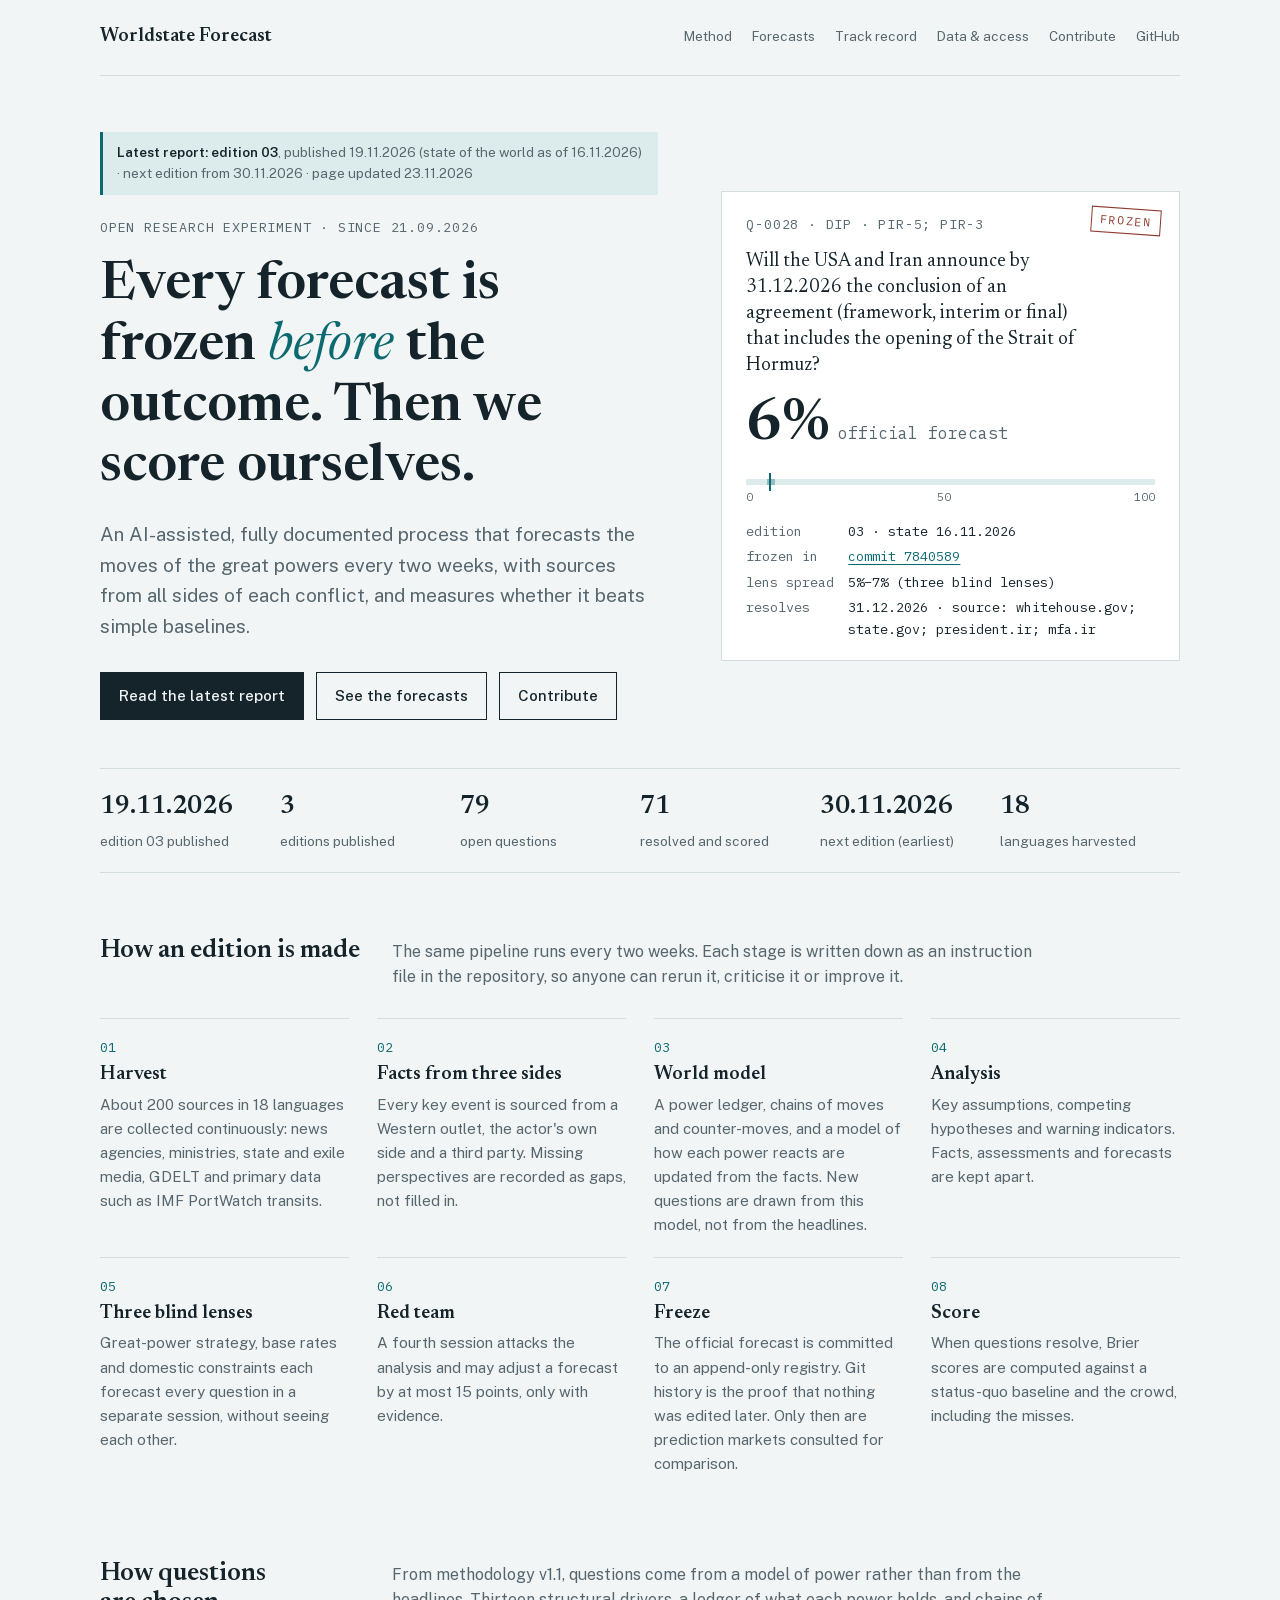
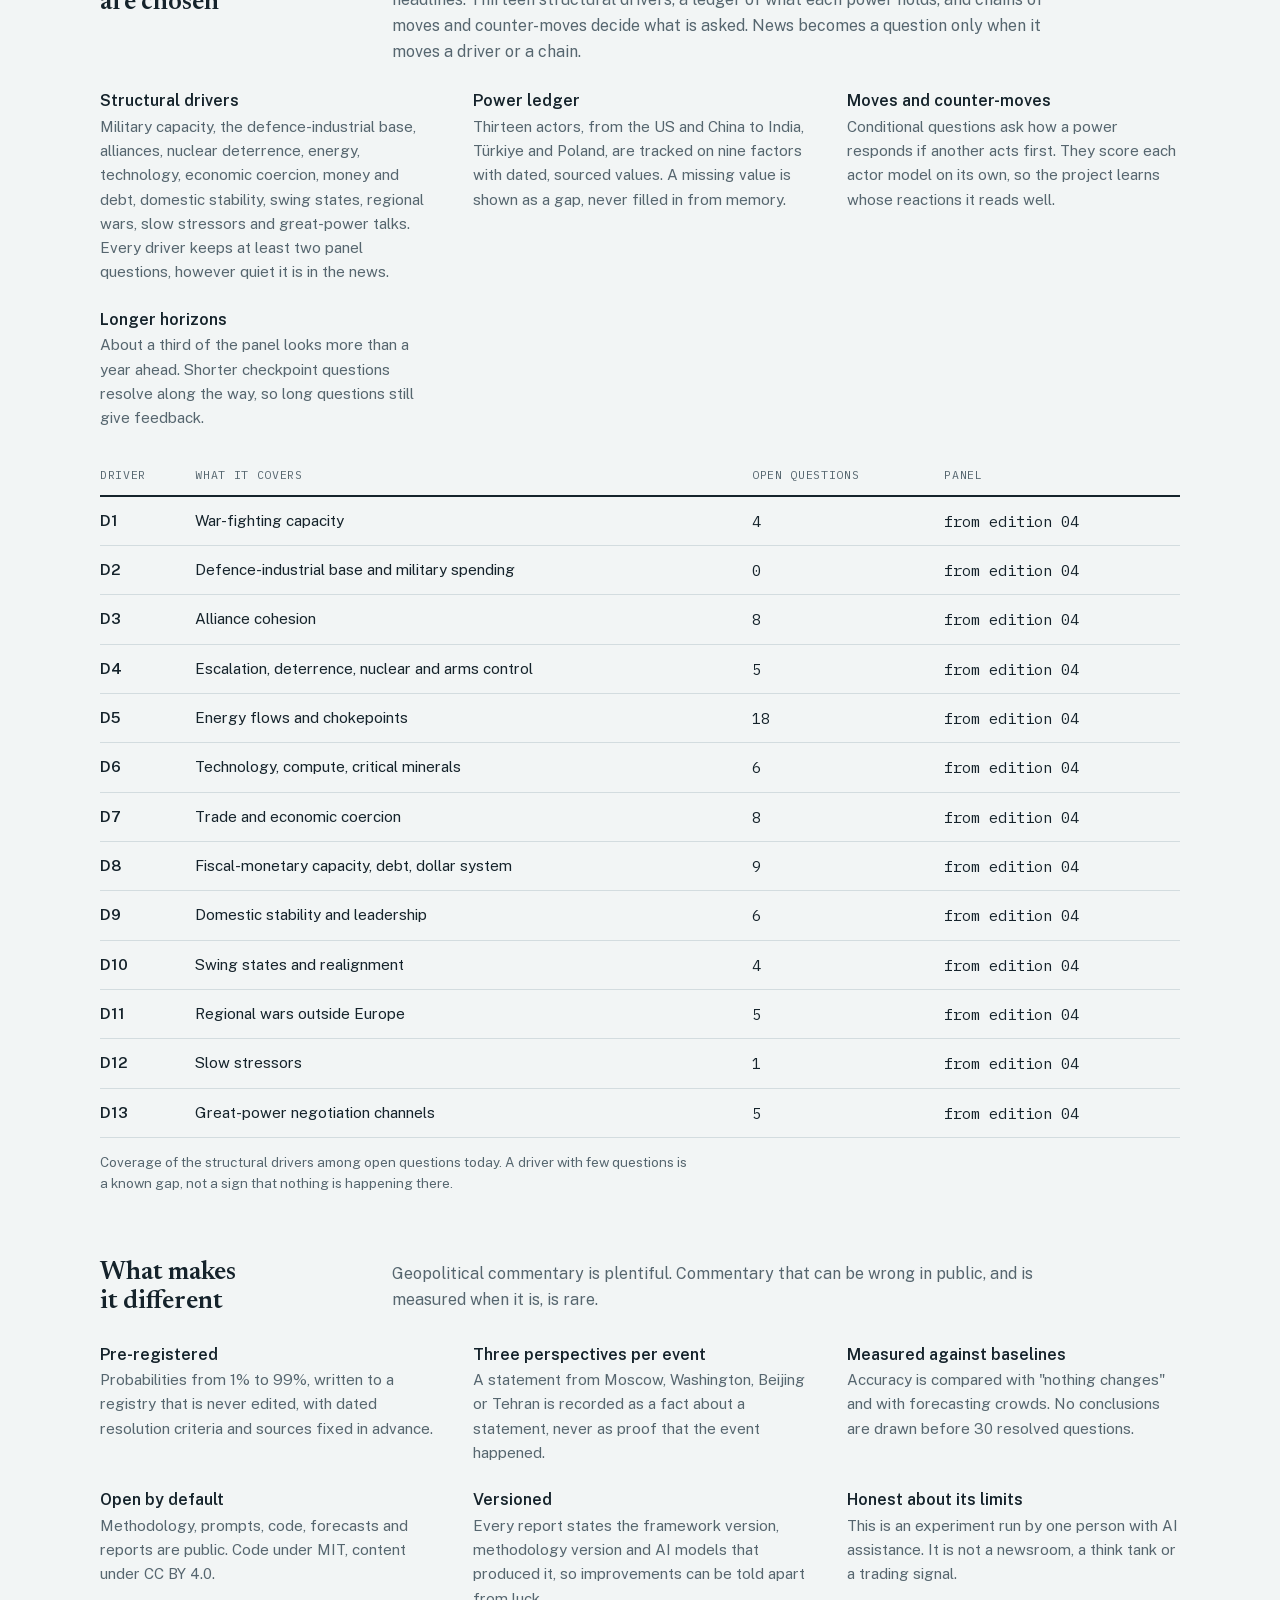
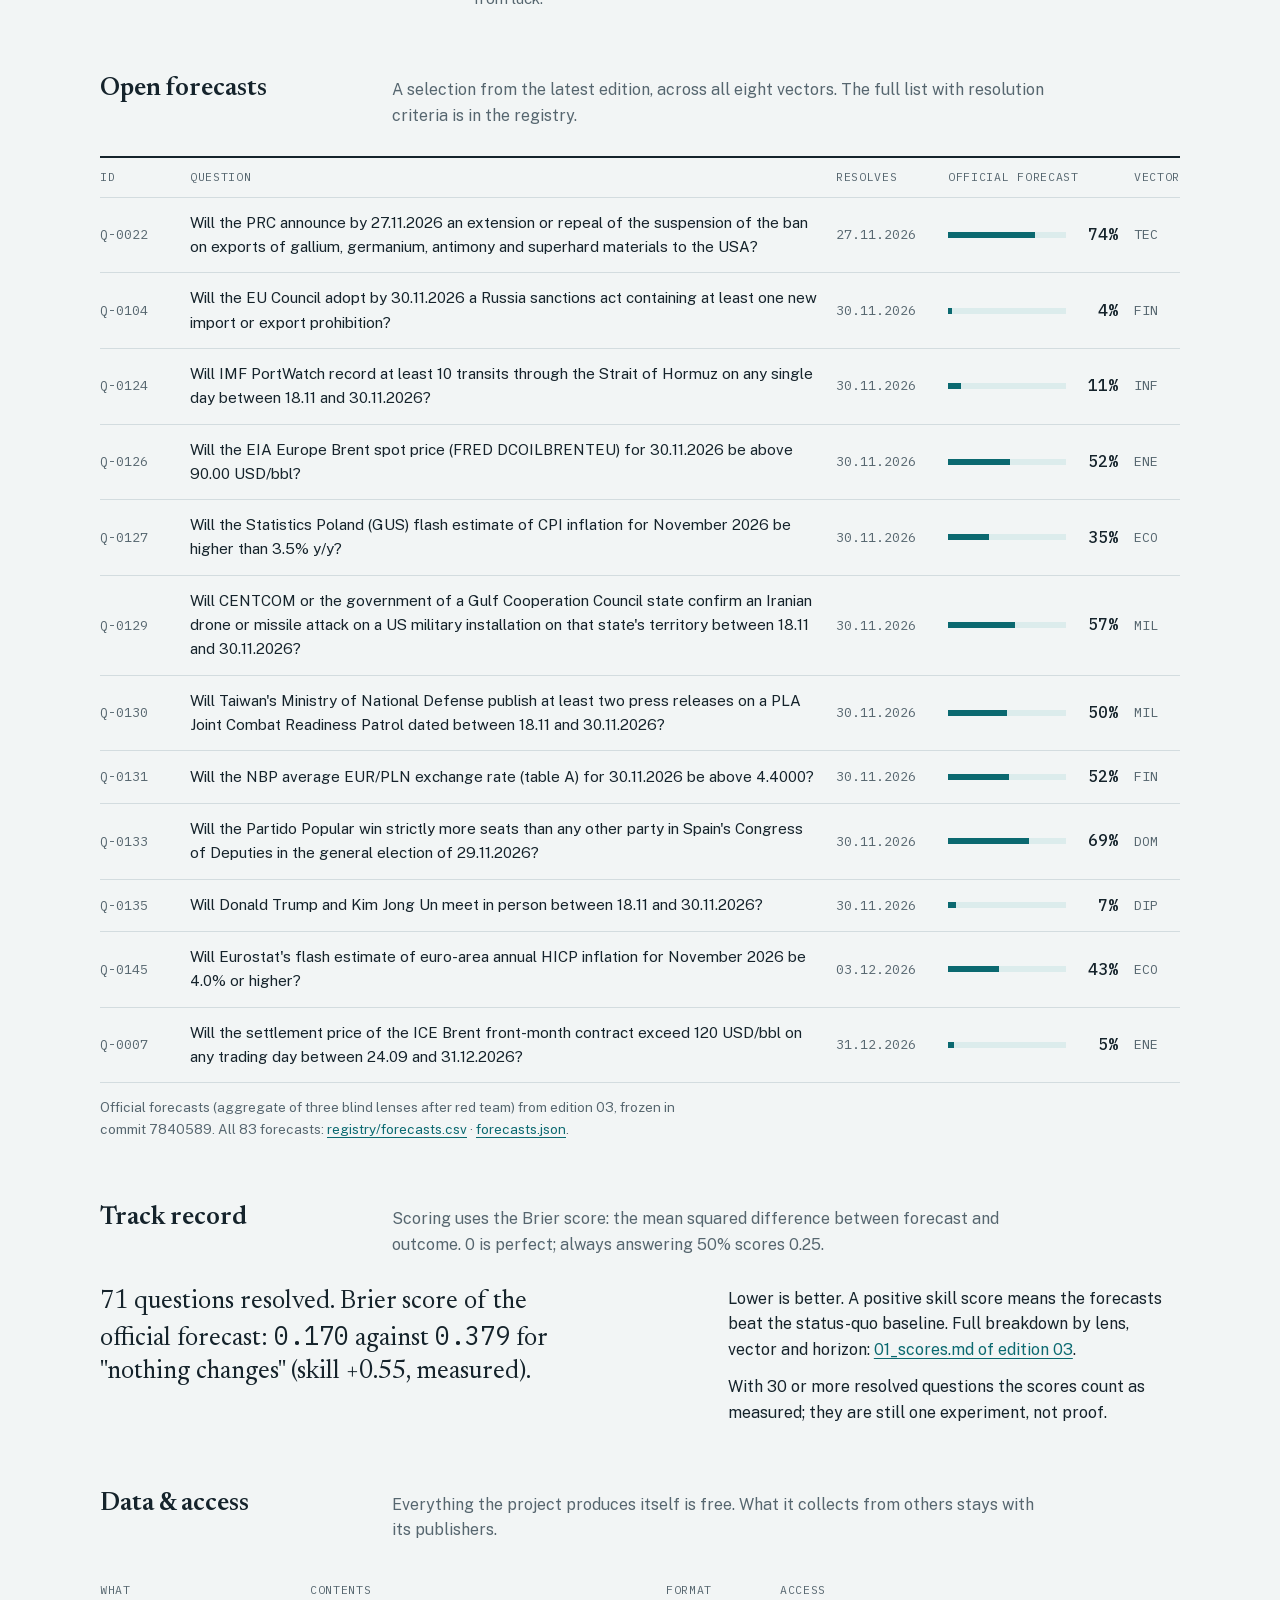
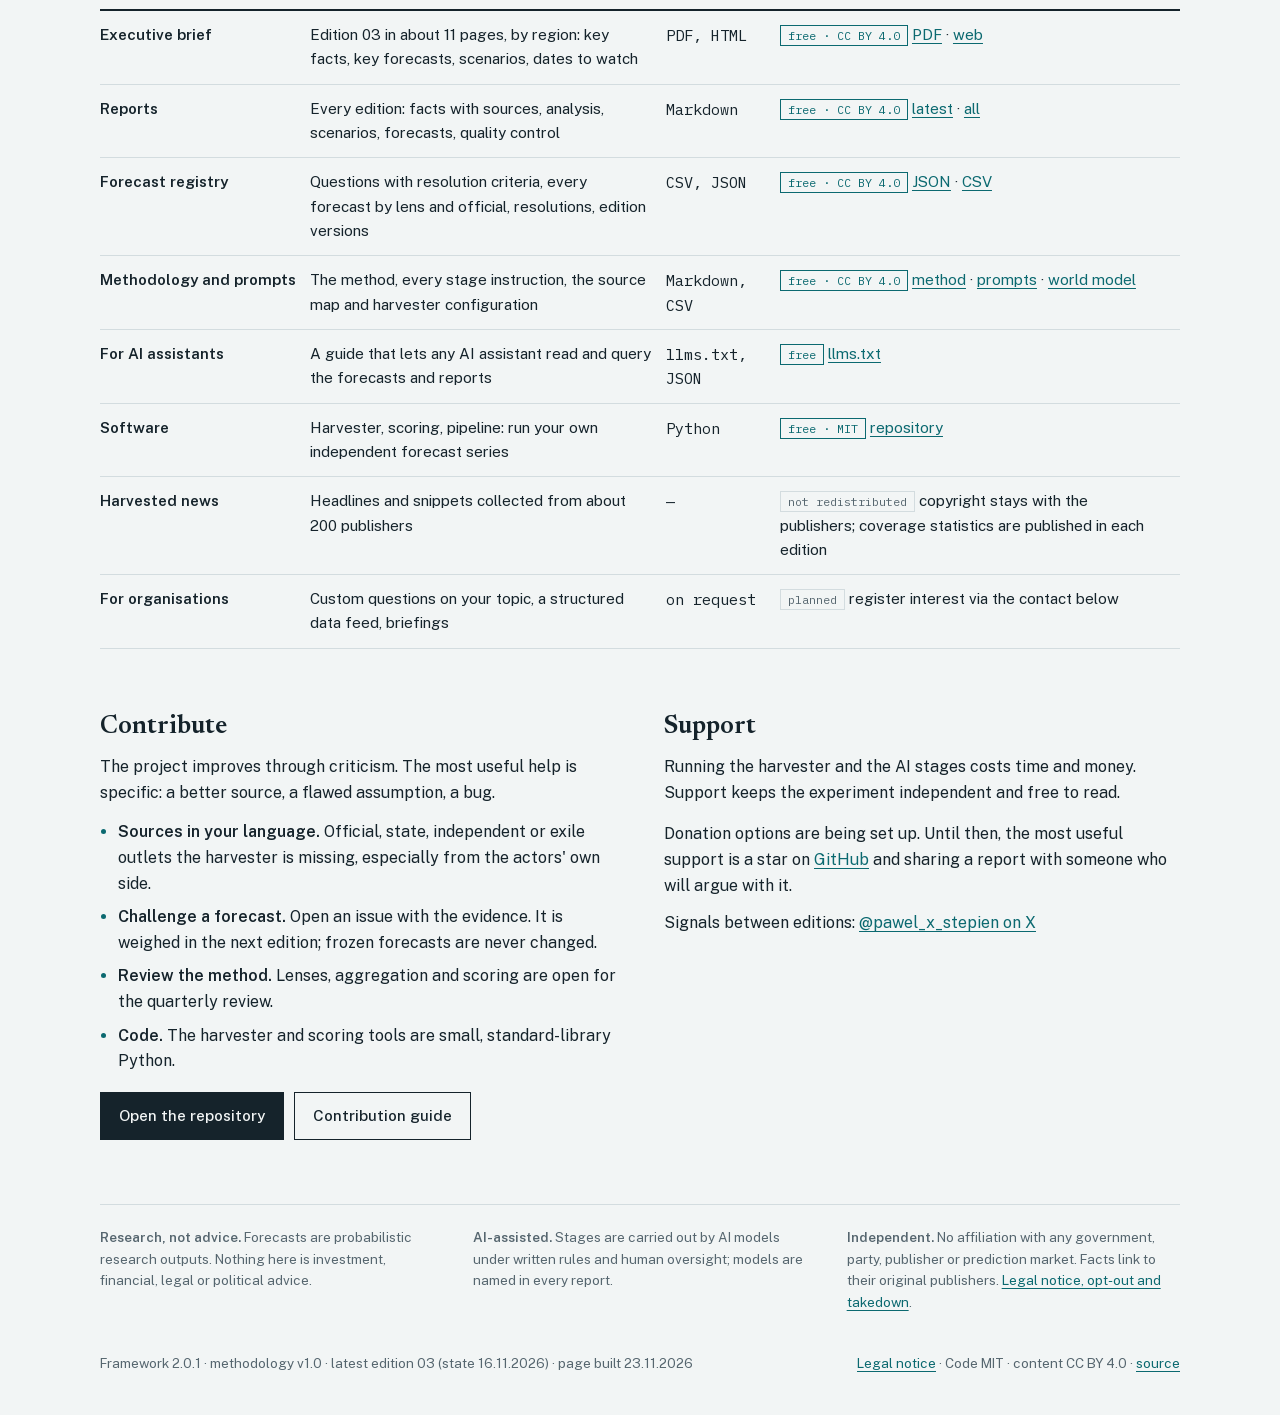
<file: docs/index.html>
<!doctype html>
<html lang="en">
<head>
<meta charset="utf-8">
<meta name="viewport" content="width=device-width, initial-scale=1, viewport-fit=cover">
<meta name="description" content="Calibrated balance-of-power forecasts. Frozen before the outcome. Scored after.">
<meta property="og:title" content="Worldstate Forecast">
<meta property="og:description" content="Calibrated balance-of-power forecasts. Frozen before the outcome. Scored after.">
<meta property="og:type" content="website">
<meta property="og:url" content="https://pstepien-labs.github.io/worldstate-forecast/">
<meta property="og:site_name" content="Worldstate Forecast">
<meta property="og:image" content="https://pstepien-labs.github.io/worldstate-forecast/og.png">
<meta property="og:image:width" content="1600">
<meta property="og:image:height" content="900">
<meta property="og:image:alt" content="Worldstate Forecast: the latest edition at a glance">
<meta name="twitter:card" content="summary_large_image">
<link rel="icon" href="favicon.svg" type="image/svg+xml">
<style>img{max-width:100%}[hidden]{display:none!important}body{margin:0}</style>
<title>Worldstate Forecast</title>
<link rel="stylesheet" href="fonts/fonts.css">
<style>
/* Layout: a research ledger — one reading column, data set in a monospace margin; the frozen-forecast ticket is the single bold element. */
:root {
  --paper: #f2f5f5;
  --surface: #ffffff;
  --ink: #15232b;
  --muted: #56666f;
  --rule: #d3dcdf;
  --accent: #0b6970;
  --accent-soft: #dcecec;
  --stamp: #8c3a2b;
  --font-display: "Newsreader", "Iowan Old Style", Georgia, serif;
  --font-body: "Public Sans", "Segoe UI", system-ui, sans-serif;
  --font-mono: "IBM Plex Mono", ui-monospace, "SFMono-Regular", Menlo, monospace;
  --step--1: 0.84rem;
  --step-0: 1rem;
  --step-1: 1.2rem;
  --step-2: 1.6rem;
  --step-3: clamp(2.1rem, 4.6vw, 3.3rem);
  --measure: 66ch;
}
@media (prefers-color-scheme: dark) {
  :root:not([data-theme="light"]) {
    --paper: #0f181d; --surface: #152229; --ink: #e2eaec; --muted: #93a4ac;
    --rule: #263740; --accent: #5cb9bd; --accent-soft: #17343a; --stamp: #e39079;
    color-scheme: dark;
  }
}
:root[data-theme="dark"] {
  --paper: #0f181d; --surface: #152229; --ink: #e2eaec; --muted: #93a4ac;
  --rule: #263740; --accent: #5cb9bd; --accent-soft: #17343a; --stamp: #e39079;
  color-scheme: dark;
}
* { box-sizing: border-box; }
body {
  background: var(--paper); color: var(--ink);
  font-family: var(--font-body); font-size: var(--step-0); line-height: 1.6;
  padding-inline: 16px; padding-block: 0;
}
.wrap { max-width: 1080px; margin-inline: auto; }
a { color: var(--accent); text-underline-offset: 3px; }
a:focus-visible, button:focus-visible { outline: 2px solid var(--accent); outline-offset: 3px; border-radius: 2px; }
h1, h2, h3 { font-family: var(--font-display); font-weight: 600; line-height: 1.15; text-wrap: balance; margin: 0; }
h2 { font-size: var(--step-2); }
p { margin: 0; max-width: var(--measure); }
.mono { font-family: var(--font-mono); font-variant-numeric: tabular-nums; }
.label { font-family: var(--font-mono); font-size: var(--step--1); letter-spacing: 0.06em; text-transform: uppercase; color: var(--muted); }

/* header */
.top { display: flex; flex-wrap: wrap; gap: 12px 28px; align-items: baseline; justify-content: space-between; padding-block: 22px; border-bottom: 1px solid var(--rule); }
.brand { font-family: var(--font-display); font-size: var(--step-1); font-weight: 600; color: var(--ink); text-decoration: none; }
.top nav { display: flex; flex-wrap: wrap; gap: 6px 20px; font-size: var(--step--1); }
.top nav a { color: var(--muted); text-decoration: none; }
.top nav a:hover { color: var(--accent); }

/* hero */
.hero { display: grid; grid-template-columns: minmax(0, 1.25fr) minmax(0, 1fr); gap: 48px; padding-block: 56px 48px; align-items: center; }
.hero h1 { font-size: var(--step-3); }
.hero h1 em { font-style: italic; font-weight: 400; color: var(--accent); }
.hero .lead { font-size: var(--step-1); color: var(--muted); margin-top: 20px; max-width: 46ch; }
.hero .eyebrow { margin-bottom: 18px; }
.hero .latest { margin: 0 0 22px; padding: 10px 14px; border-left: 3px solid var(--accent); background: var(--accent-soft); font-size: var(--step--1); color: var(--muted); max-width: 62ch; }
.hero .latest b { color: var(--ink); font-weight: 600; }
.ctas { display: flex; flex-wrap: wrap; gap: 12px; margin-top: 30px; }
.btn { display: inline-block; padding: 11px 18px; border: 1px solid var(--ink); color: var(--ink); text-decoration: none; font-weight: 500; font-size: 0.95rem; }
.btn.primary { background: var(--ink); color: var(--paper); }
.btn:hover { border-color: var(--accent); color: var(--accent); }
.btn.primary:hover { background: var(--accent); color: var(--paper); }

.ticket { background: var(--surface); border: 1px solid var(--rule); padding: 22px 24px 20px; position: relative; }
.ticket .stamp { position: absolute; top: 16px; right: 18px; font-family: var(--font-mono); font-size: 0.72rem; letter-spacing: 0.14em; color: var(--stamp); border: 1.5px solid var(--stamp); padding: 3px 8px; transform: rotate(4deg); }
.ticket .q { font-family: var(--font-display); font-size: var(--step-1); line-height: 1.35; margin-top: 14px; padding-right: 64px; }
.ticket .p { font-family: var(--font-display); font-size: 3.6rem; font-weight: 600; line-height: 1; margin-top: 18px; font-variant-numeric: tabular-nums; }
.ticket .p small { font-size: 1rem; font-family: var(--font-mono); font-weight: 400; color: var(--muted); margin-left: 8px; }
.scale { position: relative; height: 34px; margin-top: 14px; }
.scale .track { position: absolute; left: 0; right: 0; top: 10px; height: 6px; background: var(--accent-soft); }
.scale .spread { position: absolute; top: 10px; height: 6px; background: var(--accent); opacity: 0.35; }
.scale .mark { position: absolute; top: 4px; width: 2px; height: 18px; background: var(--accent); }
.scale .ticks { position: absolute; left: 0; right: 0; top: 20px; display: flex; justify-content: space-between; font-family: var(--font-mono); font-size: 0.7rem; color: var(--muted); }
.ticket dl { display: grid; grid-template-columns: auto minmax(0, 1fr); gap: 4px 14px; margin: 18px 0 0; font-size: var(--step--1); }
.ticket dt { color: var(--muted); font-family: var(--font-mono); }
.ticket dd { margin: 0; font-family: var(--font-mono); }

/* status strip */
.status { display: grid; grid-template-columns: repeat(auto-fit, minmax(150px, 1fr)); gap: 0; border-top: 1px solid var(--rule); border-bottom: 1px solid var(--rule); }
.status div { padding: 18px 16px 18px 0; }
.status b { display: block; font-family: var(--font-display); font-size: var(--step-2); font-weight: 600; font-variant-numeric: tabular-nums; }
.status span { font-size: var(--step--1); color: var(--muted); }

section { padding-block: 64px 0; }
.sec-head { display: grid; grid-template-columns: minmax(0, 260px) minmax(0, 1fr); gap: 32px; margin-bottom: 28px; align-items: baseline; }
.sec-head p { color: var(--muted); }

/* method steps */
.steps { list-style: none; margin: 0; padding: 0; display: grid; grid-template-columns: repeat(auto-fit, minmax(220px, 1fr)); gap: 0 28px; counter-reset: step; }
.steps li { counter-increment: step; padding: 18px 0 20px; border-top: 1px solid var(--rule); min-width: 0; }
.steps li::before { content: counter(step, decimal-leading-zero); font-family: var(--font-mono); font-size: var(--step--1); color: var(--accent); display: block; margin-bottom: 6px; }
.steps h3 { font-size: var(--step-1); margin-bottom: 6px; }
.steps p { font-size: 0.94rem; color: var(--muted); }

.principles { display: grid; grid-template-columns: repeat(auto-fit, minmax(280px, 1fr)); gap: 26px 40px; }
.principles div { min-width: 0; }
.principles h3 { font-family: var(--font-body); font-size: 1rem; font-weight: 600; margin-bottom: 4px; }
.principles p { color: var(--muted); font-size: 0.95rem; }

/* ledger */
.ledger { border-top: 2px solid var(--ink); }
.row { display: grid; grid-template-columns: 74px minmax(0, 1fr) 96px 170px 46px; gap: 16px; align-items: center; padding: 13px 0; border-bottom: 1px solid var(--rule); }
.row.head { font-family: var(--font-mono); font-size: 0.72rem; letter-spacing: 0.06em; text-transform: uppercase; color: var(--muted); padding: 10px 0; }
.row .id, .row .date, .row .vec { font-family: var(--font-mono); font-size: var(--step--1); color: var(--muted); font-variant-numeric: tabular-nums; }
.row .qt { font-size: 0.95rem; min-width: 0; }
.prob { display: grid; grid-template-columns: minmax(0, 1fr) 42px; gap: 10px; align-items: center; }
.prob .bar { height: 6px; background: var(--accent-soft); position: relative; }
.prob .bar i { position: absolute; left: 0; top: 0; bottom: 0; background: var(--accent); }
.prob b { font-family: var(--font-mono); font-weight: 500; text-align: right; font-variant-numeric: tabular-nums; }
.ledger-note { margin-top: 14px; font-size: var(--step--1); color: var(--muted); }

.track-box { display: grid; grid-template-columns: minmax(0, 1.3fr) minmax(0, 1fr); gap: 40px; }
.track-box .big { font-family: var(--font-display); font-size: var(--step-2); line-height: 1.3; max-width: 34ch; }
.track-box p + p { margin-top: 12px; }

/* access table */
.tablewrap { overflow-x: auto; }
table { width: 100%; border-collapse: collapse; font-size: 0.95rem; min-width: 620px; }
th { text-align: left; font-family: var(--font-mono); font-size: 0.72rem; letter-spacing: 0.06em; text-transform: uppercase; color: var(--muted); font-weight: 400; padding: 10px 14px 10px 0; border-bottom: 2px solid var(--ink); }
td { padding: 12px 14px 12px 0; border-bottom: 1px solid var(--rule); vertical-align: top; }
td.k { font-weight: 600; white-space: nowrap; }
.pill { font-family: var(--font-mono); font-size: 0.72rem; padding: 2px 7px; border: 1px solid var(--rule); color: var(--muted); white-space: nowrap; }
.pill.free { border-color: var(--accent); color: var(--accent); }

.two { display: grid; grid-template-columns: minmax(0, 1fr) minmax(0, 1fr); gap: 48px; }
.two ul { margin: 14px 0 0; padding-left: 18px; }
.two li { margin-bottom: 8px; }
.two li::marker { color: var(--accent); }
.support-links { display: flex; flex-wrap: wrap; gap: 10px; margin-top: 18px; }
.copy { display: inline-flex; gap: 8px; align-items: center; margin-top: 10px; flex-wrap: wrap; }
.copy code { font-family: var(--font-mono); background: var(--surface); border: 1px solid var(--rule); padding: 4px 8px; user-select: all; }
.copy button { font: inherit; font-size: var(--step--1); background: none; border: 1px solid var(--rule); color: var(--ink); padding: 4px 10px; cursor: pointer; }

.disclaimer { margin-top: 64px; padding: 22px 0; border-top: 1px solid var(--rule); font-size: var(--step--1); color: var(--muted); display: grid; grid-template-columns: repeat(auto-fit, minmax(240px, 1fr)); gap: 16px 40px; }
footer { padding-block: 18px 40px; font-size: var(--step--1); color: var(--muted); display: flex; flex-wrap: wrap; gap: 8px 24px; justify-content: space-between; }

@media (max-width: 820px) {
  .hero, .track-box, .two, .sec-head { grid-template-columns: minmax(0, 1fr); gap: 28px; }
  .hero { padding-block: 36px 32px; }
  .row { grid-template-columns: auto auto minmax(0, 1fr); gap: 6px 12px; padding: 16px 0; }
  .row.head { display: none; }
  .row .id { grid-column: 1; grid-row: 1; }
  .row .vec { grid-column: 2; grid-row: 1; }
  .row .date { grid-column: 3; grid-row: 1; justify-self: end; }
  .row .qt { grid-column: 1 / -1; grid-row: 2; }
  .row .prob { grid-column: 1 / -1; grid-row: 3; max-width: 320px; }
  .top nav { gap: 0 4px; }
  .top nav a { display: inline-block; padding: 10px 8px; margin-left: -8px; min-height: 44px; box-sizing: border-box; }
}
@media (max-width: 640px) {
  table { min-width: 0; }
  thead { position: absolute; width: 1px; height: 1px; overflow: hidden; clip: rect(0 0 0 0); }
  tr { display: block; padding: 14px 0; border-bottom: 1px solid var(--rule); }
  td { display: block; padding: 3px 0; border: 0; }
  td.k { white-space: normal; font-size: 1.05rem; }
  td[data-label]::before { content: attr(data-label) " "; font-family: var(--font-mono); font-size: 0.72rem; letter-spacing: 0.06em; text-transform: uppercase; color: var(--muted); margin-right: 6px; }
}
@media (prefers-reduced-motion: no-preference) {
  .ticket .mark { animation: settle 900ms cubic-bezier(.2,.7,.2,1) both; }
  @keyframes settle { from { left: 50%; } }
}
</style>

</head>
<body>
<div class="wrap">
  <header class="top">
    <a class="brand" href="#top">Worldstate Forecast</a>
    <nav aria-label="Sections">
      <a href="#method">Method</a>
      <a href="#forecasts">Forecasts</a>
      <a href="#record">Track record</a>
      <a href="#data">Data &amp; access</a>
      <a href="#contribute">Contribute</a>
      <a href="https://github.com/pstepien-labs/worldstate-forecast">GitHub</a>
    </nav>
  </header>

  <main id="top">
    <div class="hero">
      <div>
        <p class="latest"><b>Latest report: edition 03</b>, published 19.11.2026 (state of the world as of 16.11.2026) · next edition from 30.11.2026 · page updated 23.11.2026</p>
        <p class="label eyebrow">Open research experiment · since 21.09.2026</p>
        <h1>Every forecast is frozen <em>before</em> the outcome. Then we score ourselves.</h1>
        <p class="lead">An AI-assisted, fully documented process that forecasts the moves of the great powers every two weeks, with sources from all sides of each conflict, and measures whether it beats simple baselines.</p>
        <div class="ctas">
          <a class="btn primary" href="https://github.com/pstepien-labs/worldstate-forecast/blob/main/editions/2026-11-16_edition-03/07_report.md">Read the latest report</a>
          <a class="btn" href="#forecasts">See the forecasts</a>
          <a class="btn" href="#contribute">Contribute</a>
        </div>
      </div>
      <aside class="ticket" aria-label="Example of a frozen forecast">
        <span class="stamp">FROZEN</span>
        <p class="label">Q-0028 · DIP · PIR-5; PIR-3</p>
        <p class="q">Will the USA and Iran announce by 31.12.2026 the conclusion of an agreement (framework, interim or final) that includes the opening of the Strait of Hormuz?</p>
        <p class="p">6%<small>official forecast</small></p>
        <div class="scale" aria-hidden="true"><span class="track"></span>
          <span class="spread" style="left:5.0%;width:2.0%"></span>
          <span class="mark" style="left:calc(5.7% - 1px)"></span>
          <span class="ticks"><span>0</span><span>50</span><span>100</span></span></div>
        <dl>
          <dt>edition</dt><dd>03 · state 16.11.2026</dd>
          <dt>frozen in</dt><dd><a href="https://github.com/pstepien-labs/worldstate-forecast/commit/7840589">commit 7840589</a></dd>
          <dt>lens spread</dt><dd>5%–7% (three blind lenses)</dd>
          <dt>resolves</dt><dd>31.12.2026 · source: whitehouse.gov; state.gov; president.ir; mfa.ir</dd>
        </dl>
      </aside>
    </div>

    <div class="status"><div><b>19.11.2026</b><span>edition 03 published</span></div><div><b>3</b><span>editions published</span></div><div><b>79</b><span>open questions</span></div><div><b>71</b><span>resolved and scored</span></div><div><b>30.11.2026</b><span>next edition (earliest)</span></div><div><b>18</b><span>languages harvested</span></div></div>

    <section id="method">
      <div class="sec-head">
        <h2>How an edition is made</h2>
        <p>The same pipeline runs every two weeks. Each stage is written down as an instruction file in the repository, so anyone can rerun it, criticise it or improve it.</p>
      </div>
      <ol class="steps">
        <li><h3>Harvest</h3><p>About 200 sources in 18 languages are collected continuously: news agencies, ministries, state and exile media, GDELT and primary data such as IMF PortWatch transits.</p></li>
        <li><h3>Facts from three sides</h3><p>Every key event is sourced from a Western outlet, the actor's own side and a third party. Missing perspectives are recorded as gaps, not filled in.</p></li>
        <li><h3>World model</h3><p>A power ledger, chains of moves and counter-moves, and a model of how each power reacts are updated from the facts. New questions are drawn from this model, not from the headlines.</p></li>
        <li><h3>Analysis</h3><p>Key assumptions, competing hypotheses and warning indicators. Facts, assessments and forecasts are kept apart.</p></li>
        <li><h3>Three blind lenses</h3><p>Great-power strategy, base rates and domestic constraints each forecast every question in a separate session, without seeing each other.</p></li>
        <li><h3>Red team</h3><p>A fourth session attacks the analysis and may adjust a forecast by at most 15 points, only with evidence.</p></li>
        <li><h3>Freeze</h3><p>The official forecast is committed to an append-only registry. Git history is the proof that nothing was edited later. Only then are prediction markets consulted for comparison.</p></li>
        <li><h3>Score</h3><p>When questions resolve, Brier scores are computed against a status-quo baseline and the crowd, including the misses.</p></li>
      </ol>
    </section>

    <section id="questions">
      <div class="sec-head">
        <h2>How questions are chosen</h2>
        <p>From methodology v1.1, questions come from a model of power rather than from the headlines. Thirteen structural drivers, a ledger of what each power holds, and chains of moves and counter-moves decide what is asked. News becomes a question only when it moves a driver or a chain.</p>
      </div>
      <div class="principles">
        <div><h3>Structural drivers</h3><p>Military capacity, the defence-industrial base, alliances, nuclear deterrence, energy, technology, economic coercion, money and debt, domestic stability, swing states, regional wars, slow stressors and great-power talks. Every driver keeps at least two panel questions, however quiet it is in the news.</p></div>
        <div><h3>Power ledger</h3><p>Thirteen actors, from the US and China to India, Türkiye and Poland, are tracked on nine factors with dated, sourced values. A missing value is shown as a gap, never filled in from memory.</p></div>
        <div><h3>Moves and counter-moves</h3><p>Conditional questions ask how a power responds if another acts first. They score each actor model on its own, so the project learns whose reactions it reads well.</p></div>
        <div><h3>Longer horizons</h3><p>About a third of the panel looks more than a year ahead. Shorter checkpoint questions resolve along the way, so long questions still give feedback.</p></div>
      </div>
      <div class="tablewrap" style="margin-top:26px"><table><thead><tr><th>Driver</th><th>What it covers</th><th>Open questions</th><th>Panel</th></tr></thead><tbody><tr><td class="k">D1</td><td>War-fighting capacity</td><td class="mono" data-label="Open questions">4</td><td class="mono" data-label="Panel">from edition 04</td></tr><tr><td class="k">D2</td><td>Defence-industrial base and military spending</td><td class="mono" data-label="Open questions">0</td><td class="mono" data-label="Panel">from edition 04</td></tr><tr><td class="k">D3</td><td>Alliance cohesion</td><td class="mono" data-label="Open questions">8</td><td class="mono" data-label="Panel">from edition 04</td></tr><tr><td class="k">D4</td><td>Escalation, deterrence, nuclear and arms control</td><td class="mono" data-label="Open questions">5</td><td class="mono" data-label="Panel">from edition 04</td></tr><tr><td class="k">D5</td><td>Energy flows and chokepoints</td><td class="mono" data-label="Open questions">18</td><td class="mono" data-label="Panel">from edition 04</td></tr><tr><td class="k">D6</td><td>Technology, compute, critical minerals</td><td class="mono" data-label="Open questions">6</td><td class="mono" data-label="Panel">from edition 04</td></tr><tr><td class="k">D7</td><td>Trade and economic coercion</td><td class="mono" data-label="Open questions">8</td><td class="mono" data-label="Panel">from edition 04</td></tr><tr><td class="k">D8</td><td>Fiscal-monetary capacity, debt, dollar system</td><td class="mono" data-label="Open questions">9</td><td class="mono" data-label="Panel">from edition 04</td></tr><tr><td class="k">D9</td><td>Domestic stability and leadership</td><td class="mono" data-label="Open questions">6</td><td class="mono" data-label="Panel">from edition 04</td></tr><tr><td class="k">D10</td><td>Swing states and realignment</td><td class="mono" data-label="Open questions">4</td><td class="mono" data-label="Panel">from edition 04</td></tr><tr><td class="k">D11</td><td>Regional wars outside Europe</td><td class="mono" data-label="Open questions">5</td><td class="mono" data-label="Panel">from edition 04</td></tr><tr><td class="k">D12</td><td>Slow stressors</td><td class="mono" data-label="Open questions">1</td><td class="mono" data-label="Panel">from edition 04</td></tr><tr><td class="k">D13</td><td>Great-power negotiation channels</td><td class="mono" data-label="Open questions">5</td><td class="mono" data-label="Panel">from edition 04</td></tr></tbody></table></div><p class="ledger-note">Coverage of the structural drivers among open questions today. A driver with few questions is a known gap, not a sign that nothing is happening there.</p>
    </section>

    <section>
      <div class="sec-head">
        <h2>What makes it different</h2>
        <p>Geopolitical commentary is plentiful. Commentary that can be wrong in public, and is measured when it is, is rare.</p>
      </div>
      <div class="principles">
        <div><h3>Pre-registered</h3><p>Probabilities from 1% to 99%, written to a registry that is never edited, with dated resolution criteria and sources fixed in advance.</p></div>
        <div><h3>Three perspectives per event</h3><p>A statement from Moscow, Washington, Beijing or Tehran is recorded as a fact about a statement, never as proof that the event happened.</p></div>
        <div><h3>Measured against baselines</h3><p>Accuracy is compared with "nothing changes" and with forecasting crowds. No conclusions are drawn before 30 resolved questions.</p></div>
        <div><h3>Open by default</h3><p>Methodology, prompts, code, forecasts and reports are public. Code under MIT, content under CC BY 4.0.</p></div>
        <div><h3>Versioned</h3><p>Every report states the framework version, methodology version and AI models that produced it, so improvements can be told apart from luck.</p></div>
        <div><h3>Honest about its limits</h3><p>This is an experiment run by one person with AI assistance. It is not a newsroom, a think tank or a trading signal.</p></div>
      </div>
    </section>

    <section id="forecasts">
      <div class="sec-head">
        <h2>Open forecasts</h2>
        <p>A selection from the latest edition, across all eight vectors. The full list with resolution criteria is in the registry.</p>
      </div>
      <div class="ledger" role="table" aria-label="Open forecasts">
        <div class="row head" role="row"><span role="columnheader">ID</span><span role="columnheader">Question</span><span role="columnheader">Resolves</span><span role="columnheader">Official forecast</span><span role="columnheader">Vector</span></div>
        <div class="row" role="row"><span class="id" role="cell">Q-0022</span><span class="qt" role="cell">Will the PRC announce by 27.11.2026 an extension or repeal of the suspension of the ban on exports of gallium, germanium, antimony and superhard materials to the USA?</span><span class="date" role="cell">27.11.2026</span><span class="prob" role="cell"><span class="bar"><i style="width:74.0%"></i></span><b>74%</b></span><span class="vec" role="cell">TEC</span></div>
        <div class="row" role="row"><span class="id" role="cell">Q-0104</span><span class="qt" role="cell">Will the EU Council adopt by 30.11.2026 a Russia sanctions act containing at least one new import or export prohibition?</span><span class="date" role="cell">30.11.2026</span><span class="prob" role="cell"><span class="bar"><i style="width:3.7%"></i></span><b>4%</b></span><span class="vec" role="cell">FIN</span></div>
        <div class="row" role="row"><span class="id" role="cell">Q-0124</span><span class="qt" role="cell">Will IMF PortWatch record at least 10 transits through the Strait of Hormuz on any single day between 18.11 and 30.11.2026?</span><span class="date" role="cell">30.11.2026</span><span class="prob" role="cell"><span class="bar"><i style="width:11.3%"></i></span><b>11%</b></span><span class="vec" role="cell">INF</span></div>
        <div class="row" role="row"><span class="id" role="cell">Q-0126</span><span class="qt" role="cell">Will the EIA Europe Brent spot price (FRED DCOILBRENTEU) for 30.11.2026 be above 90.00 USD/bbl?</span><span class="date" role="cell">30.11.2026</span><span class="prob" role="cell"><span class="bar"><i style="width:52.3%"></i></span><b>52%</b></span><span class="vec" role="cell">ENE</span></div>
        <div class="row" role="row"><span class="id" role="cell">Q-0127</span><span class="qt" role="cell">Will the Statistics Poland (GUS) flash estimate of CPI inflation for November 2026 be higher than 3.5% y/y?</span><span class="date" role="cell">30.11.2026</span><span class="prob" role="cell"><span class="bar"><i style="width:35.0%"></i></span><b>35%</b></span><span class="vec" role="cell">ECO</span></div>
        <div class="row" role="row"><span class="id" role="cell">Q-0129</span><span class="qt" role="cell">Will CENTCOM or the government of a Gulf Cooperation Council state confirm an Iranian drone or missile attack on a US military installation on that state&#x27;s territory between 18.11 and 30.11.2026?</span><span class="date" role="cell">30.11.2026</span><span class="prob" role="cell"><span class="bar"><i style="width:56.7%"></i></span><b>57%</b></span><span class="vec" role="cell">MIL</span></div>
        <div class="row" role="row"><span class="id" role="cell">Q-0130</span><span class="qt" role="cell">Will Taiwan&#x27;s Ministry of National Defense publish at least two press releases on a PLA Joint Combat Readiness Patrol dated between 18.11 and 30.11.2026?</span><span class="date" role="cell">30.11.2026</span><span class="prob" role="cell"><span class="bar"><i style="width:50.0%"></i></span><b>50%</b></span><span class="vec" role="cell">MIL</span></div>
        <div class="row" role="row"><span class="id" role="cell">Q-0131</span><span class="qt" role="cell">Will the NBP average EUR/PLN exchange rate (table A) for 30.11.2026 be above 4.4000?</span><span class="date" role="cell">30.11.2026</span><span class="prob" role="cell"><span class="bar"><i style="width:51.7%"></i></span><b>52%</b></span><span class="vec" role="cell">FIN</span></div>
        <div class="row" role="row"><span class="id" role="cell">Q-0133</span><span class="qt" role="cell">Will the Partido Popular win strictly more seats than any other party in Spain&#x27;s Congress of Deputies in the general election of 29.11.2026?</span><span class="date" role="cell">30.11.2026</span><span class="prob" role="cell"><span class="bar"><i style="width:68.7%"></i></span><b>69%</b></span><span class="vec" role="cell">DOM</span></div>
        <div class="row" role="row"><span class="id" role="cell">Q-0135</span><span class="qt" role="cell">Will Donald Trump and Kim Jong Un meet in person between 18.11 and 30.11.2026?</span><span class="date" role="cell">30.11.2026</span><span class="prob" role="cell"><span class="bar"><i style="width:7.0%"></i></span><b>7%</b></span><span class="vec" role="cell">DIP</span></div>
        <div class="row" role="row"><span class="id" role="cell">Q-0145</span><span class="qt" role="cell">Will Eurostat&#x27;s flash estimate of euro-area annual HICP inflation for November 2026 be 4.0% or higher?</span><span class="date" role="cell">03.12.2026</span><span class="prob" role="cell"><span class="bar"><i style="width:43.0%"></i></span><b>43%</b></span><span class="vec" role="cell">ECO</span></div>
        <div class="row" role="row"><span class="id" role="cell">Q-0007</span><span class="qt" role="cell">Will the settlement price of the ICE Brent front-month contract exceed 120 USD/bbl on any trading day between 24.09 and 31.12.2026?</span><span class="date" role="cell">31.12.2026</span><span class="prob" role="cell"><span class="bar"><i style="width:5.3%"></i></span><b>5%</b></span><span class="vec" role="cell">ENE</span></div>
      </div>
      <p class="ledger-note">Official forecasts (aggregate of three blind lenses after red team) from edition 03, frozen in commit 7840589. All 83 forecasts: <a href="https://github.com/pstepien-labs/worldstate-forecast/blob/main/registry/forecasts.csv">registry/forecasts.csv</a> · <a href="data/forecasts.json">forecasts.json</a>.</p>
    </section>

    <section id="record">
      <div class="sec-head">
        <h2>Track record</h2>
        <p>Scoring uses the Brier score: the mean squared difference between forecast and outcome. 0 is perfect; always answering 50% scores 0.25.</p>
      </div>
      <div class="track-box"><p class="big">71 questions resolved. Brier score of the official forecast: <span class="mono">0.170</span> against <span class="mono">0.379</span> for "nothing changes" (skill +0.55, measured).</p><div><p>Lower is better. A positive skill score means the forecasts beat the status-quo baseline. Full breakdown by lens, vector and horizon: <a href="https://github.com/pstepien-labs/worldstate-forecast/blob/main/editions/2026-11-16_edition-03/01_scores.md">01_scores.md of edition 03</a>.</p><p>With 30 or more resolved questions the scores count as measured; they are still one experiment, not proof.</p></div></div>
    </section>

    <section id="data">
      <div class="sec-head">
        <h2>Data &amp; access</h2>
        <p>Everything the project produces itself is free. What it collects from others stays with its publishers.</p>
      </div>
      <div class="tablewrap">
        <table>
          <thead><tr><th>What</th><th>Contents</th><th>Format</th><th>Access</th></tr></thead>
          <tbody>
            <tr><td class="k">Executive brief</td><td>Edition 03 in about 11 pages, by region: key facts, key forecasts, scenarios, dates to watch</td><td class="mono" data-label="Format">PDF, HTML</td><td data-label="Access"><span class="pill free">free · CC BY 4.0</span> <a href="briefs/edition-03.pdf">PDF</a> · <a href="briefs/edition-03.html">web</a></td></tr>
            <tr><td class="k">Reports</td><td>Every edition: facts with sources, analysis, scenarios, forecasts, quality control</td><td class="mono" data-label="Format">Markdown</td><td data-label="Access"><span class="pill free">free · CC BY 4.0</span> <a href="https://github.com/pstepien-labs/worldstate-forecast/blob/main/editions/2026-11-16_edition-03/07_report.md">latest</a> · <a href="https://github.com/pstepien-labs/worldstate-forecast/tree/main/editions">all</a></td></tr>
            <tr><td class="k">Forecast registry</td><td>Questions with resolution criteria, every forecast by lens and official, resolutions, edition versions</td><td class="mono" data-label="Format">CSV, JSON</td><td data-label="Access"><span class="pill free">free · CC BY 4.0</span> <a href="data/forecasts.json">JSON</a> · <a href="https://github.com/pstepien-labs/worldstate-forecast/tree/main/registry">CSV</a></td></tr>
            <tr><td class="k">Methodology and prompts</td><td>The method, every stage instruction, the source map and harvester configuration</td><td class="mono" data-label="Format">Markdown, CSV</td><td data-label="Access"><span class="pill free">free · CC BY 4.0</span> <a href="https://github.com/pstepien-labs/worldstate-forecast/blob/main/methodology/methodology_v1.1.md">method</a> · <a href="https://github.com/pstepien-labs/worldstate-forecast/tree/main/prompts">prompts</a> · <a href="https://github.com/pstepien-labs/worldstate-forecast/tree/main/world_model">world model</a></td></tr>
            <tr><td class="k">For AI assistants</td><td>A guide that lets any AI assistant read and query the forecasts and reports</td><td class="mono" data-label="Format">llms.txt, JSON</td><td data-label="Access"><span class="pill free">free</span> <a href="llms.txt">llms.txt</a></td></tr>
            <tr><td class="k">Software</td><td>Harvester, scoring, pipeline: run your own independent forecast series</td><td class="mono" data-label="Format">Python</td><td data-label="Access"><span class="pill free">free · MIT</span> <a href="https://github.com/pstepien-labs/worldstate-forecast">repository</a></td></tr>
            <tr><td class="k">Harvested news</td><td>Headlines and snippets collected from about 200 publishers</td><td class="mono" data-label="Format">—</td><td data-label="Access"><span class="pill">not redistributed</span> copyright stays with the publishers; coverage statistics are published in each edition</td></tr>
            <tr><td class="k">For organisations</td><td>Custom questions on your topic, a structured data feed, briefings</td><td class="mono" data-label="Format">on request</td><td data-label="Access"><span class="pill">planned</span> register interest via the contact below</td></tr>
          </tbody>
        </table>
      </div>
    </section>

    <section id="contribute">
      <div class="two">
        <div>
          <h2>Contribute</h2>
          <p style="margin-top:12px">The project improves through criticism. The most useful help is specific: a better source, a flawed assumption, a bug.</p>
          <ul>
            <li><b>Sources in your language.</b> Official, state, independent or exile outlets the harvester is missing, especially from the actors' own side.</li>
            <li><b>Challenge a forecast.</b> Open an issue with the evidence. It is weighed in the next edition; frozen forecasts are never changed.</li>
            <li><b>Review the method.</b> Lenses, aggregation and scoring are open for the quarterly review.</li>
            <li><b>Code.</b> The harvester and scoring tools are small, standard-library Python.</li>
          </ul>
          <div class="support-links"><a class="btn primary" href="https://github.com/pstepien-labs/worldstate-forecast">Open the repository</a><a class="btn" href="https://github.com/pstepien-labs/worldstate-forecast/blob/main/CONTRIBUTING.md">Contribution guide</a></div>
        </div>
        <div id="support">
          <h2>Support</h2>
          <p style="margin-top:12px">Running the harvester and the AI stages costs time and money. Support keeps the experiment independent and free to read.</p>
          <p style="margin-top:16px">Donation options are being set up. Until then, the most useful support is a star on <a href="https://github.com/pstepien-labs/worldstate-forecast">GitHub</a> and sharing a report with someone who will argue with it.</p>
          <p style="margin-top:12px">Signals between editions: <a href="https://x.com/pawel_x_stepien">@pawel_x_stepien on X</a></p>
        </div>
      </div>
    </section>

    <div class="disclaimer">
      <p><b>Research, not advice.</b> Forecasts are probabilistic research outputs. Nothing here is investment, financial, legal or political advice.</p>
      <p><b>AI-assisted.</b> Stages are carried out by AI models under written rules and human oversight; models are named in every report.</p>
      <p><b>Independent.</b> No affiliation with any government, party, publisher or prediction market. Facts link to their original publishers. <a href="legal.html">Legal notice, opt-out and takedown</a>.</p>
    </div>
  </main>

  <footer>
    <span>Framework 2.0.1 · methodology v1.0 · latest edition 03 (state 16.11.2026) · page built 23.11.2026</span>
    <span><a href="legal.html">Legal notice</a> · Code MIT · content CC BY 4.0 · <a href="https://github.com/pstepien-labs/worldstate-forecast">source</a></span>
  </footer>
</div>

<script>
document.querySelectorAll('[data-copy]').forEach(function (b) {
  b.addEventListener('click', function () {
    var t = b.getAttribute('data-copy');
    var done = function () { b.textContent = 'Copied'; setTimeout(function () { b.textContent = 'Copy'; }, 1600); };
    if (navigator.clipboard && navigator.clipboard.writeText) {
      navigator.clipboard.writeText(t).then(done, function () { selectCode(b); });
    } else { selectCode(b); }
  });
});
function selectCode(b) {
  var c = b.parentNode.querySelector('code');
  if (!c) return;
  var r = document.createRange(); r.selectNodeContents(c);
  var s = window.getSelection(); s.removeAllRanges(); s.addRange(r);
}
</script>
</body>
</html>
</file>
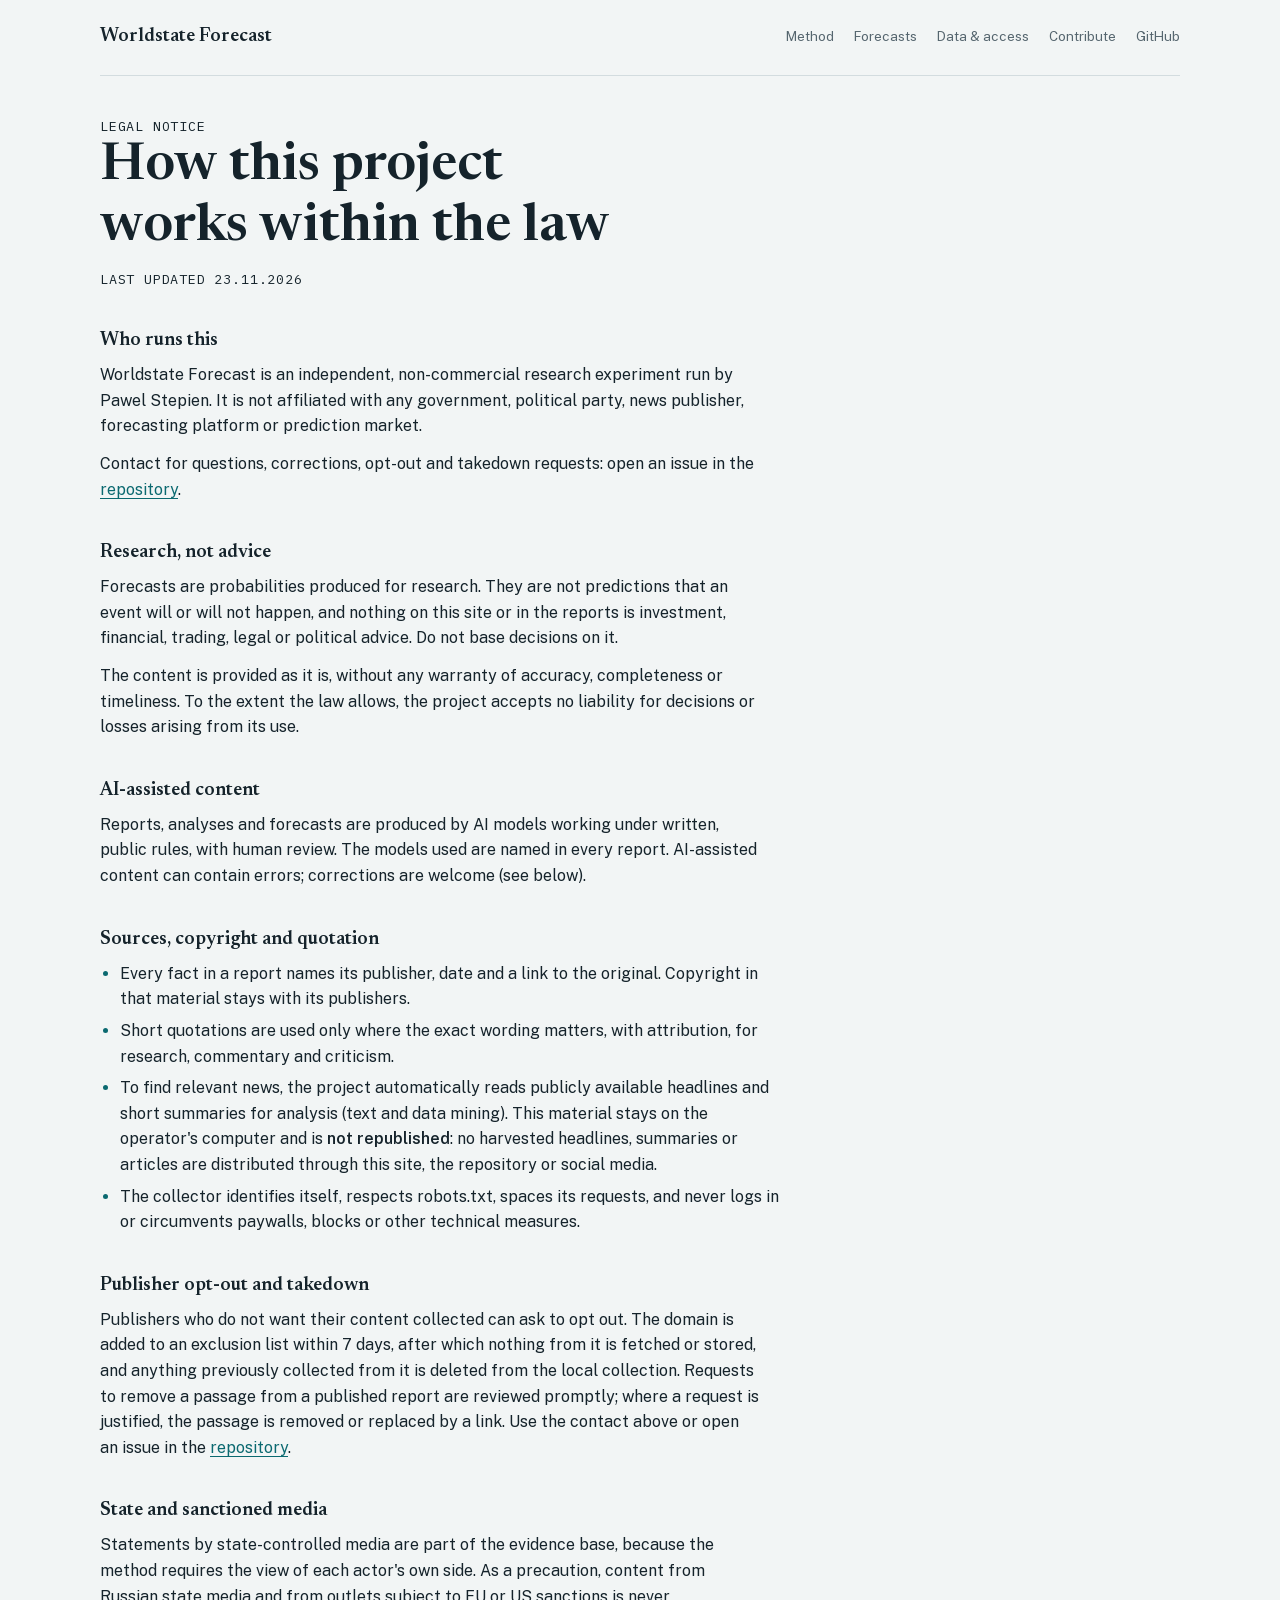
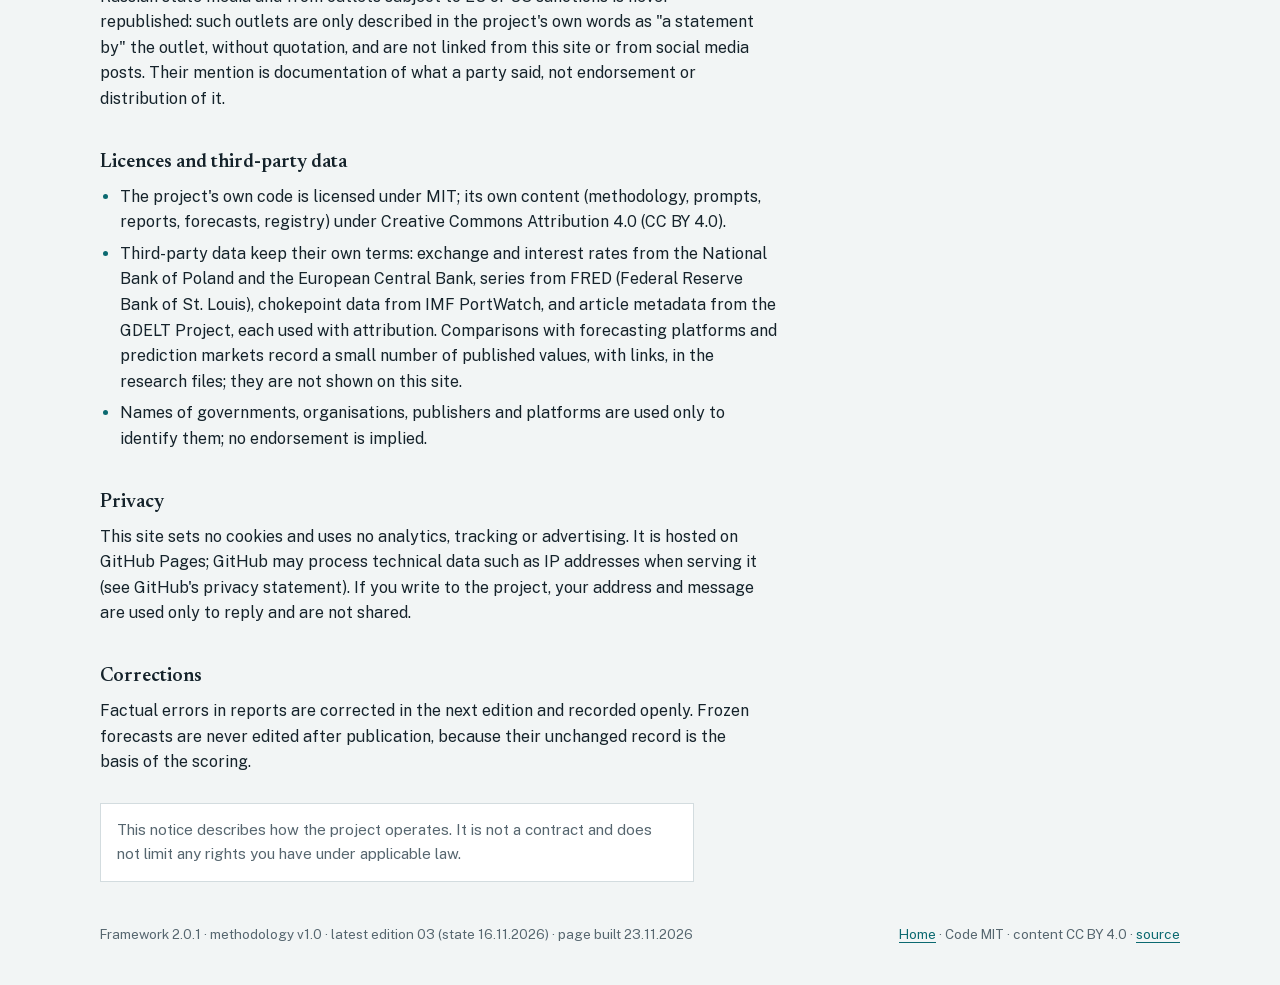
<file: docs/legal.html>
<!doctype html>
<html lang="en">
<head>
<meta charset="utf-8">
<meta name="viewport" content="width=device-width, initial-scale=1, viewport-fit=cover">
<meta name="description" content="Calibrated balance-of-power forecasts. Frozen before the outcome. Scored after.">
<meta property="og:title" content="Worldstate Forecast">
<meta property="og:description" content="Calibrated balance-of-power forecasts. Frozen before the outcome. Scored after.">
<meta property="og:type" content="website">
<meta property="og:url" content="https://pstepien-labs.github.io/worldstate-forecast/">
<meta property="og:site_name" content="Worldstate Forecast">
<meta property="og:image" content="https://pstepien-labs.github.io/worldstate-forecast/og.png">
<meta property="og:image:width" content="1600">
<meta property="og:image:height" content="900">
<meta property="og:image:alt" content="Worldstate Forecast: the latest edition at a glance">
<meta name="twitter:card" content="summary_large_image">
<link rel="icon" href="favicon.svg" type="image/svg+xml">
<style>img{max-width:100%}[hidden]{display:none!important}body{margin:0}</style>
<title>Worldstate Forecast legal notice</title>
<link rel="stylesheet" href="fonts/fonts.css">
<style>
/* Layout: a research ledger — one reading column, data set in a monospace margin; the frozen-forecast ticket is the single bold element. */
:root {
  --paper: #f2f5f5;
  --surface: #ffffff;
  --ink: #15232b;
  --muted: #56666f;
  --rule: #d3dcdf;
  --accent: #0b6970;
  --accent-soft: #dcecec;
  --stamp: #8c3a2b;
  --font-display: "Newsreader", "Iowan Old Style", Georgia, serif;
  --font-body: "Public Sans", "Segoe UI", system-ui, sans-serif;
  --font-mono: "IBM Plex Mono", ui-monospace, "SFMono-Regular", Menlo, monospace;
  --step--1: 0.84rem;
  --step-0: 1rem;
  --step-1: 1.2rem;
  --step-2: 1.6rem;
  --step-3: clamp(2.1rem, 4.6vw, 3.3rem);
  --measure: 66ch;
}
@media (prefers-color-scheme: dark) {
  :root:not([data-theme="light"]) {
    --paper: #0f181d; --surface: #152229; --ink: #e2eaec; --muted: #93a4ac;
    --rule: #263740; --accent: #5cb9bd; --accent-soft: #17343a; --stamp: #e39079;
    color-scheme: dark;
  }
}
:root[data-theme="dark"] {
  --paper: #0f181d; --surface: #152229; --ink: #e2eaec; --muted: #93a4ac;
  --rule: #263740; --accent: #5cb9bd; --accent-soft: #17343a; --stamp: #e39079;
  color-scheme: dark;
}
* { box-sizing: border-box; }
body {
  background: var(--paper); color: var(--ink);
  font-family: var(--font-body); font-size: var(--step-0); line-height: 1.6;
  padding-inline: 16px; padding-block: 0;
}
.wrap { max-width: 1080px; margin-inline: auto; }
a { color: var(--accent); text-underline-offset: 3px; }
a:focus-visible, button:focus-visible { outline: 2px solid var(--accent); outline-offset: 3px; border-radius: 2px; }
h1, h2, h3 { font-family: var(--font-display); font-weight: 600; line-height: 1.15; text-wrap: balance; margin: 0; }
h2 { font-size: var(--step-2); }
p { margin: 0; max-width: var(--measure); }
.mono { font-family: var(--font-mono); font-variant-numeric: tabular-nums; }
.label { font-family: var(--font-mono); font-size: var(--step--1); letter-spacing: 0.06em; text-transform: uppercase; color: var(--muted); }

/* header */
.top { display: flex; flex-wrap: wrap; gap: 12px 28px; align-items: baseline; justify-content: space-between; padding-block: 22px; border-bottom: 1px solid var(--rule); }
.brand { font-family: var(--font-display); font-size: var(--step-1); font-weight: 600; color: var(--ink); text-decoration: none; }
.top nav { display: flex; flex-wrap: wrap; gap: 6px 20px; font-size: var(--step--1); }
.top nav a { color: var(--muted); text-decoration: none; }
.top nav a:hover { color: var(--accent); }

/* hero */
.hero { display: grid; grid-template-columns: minmax(0, 1.25fr) minmax(0, 1fr); gap: 48px; padding-block: 56px 48px; align-items: center; }
.hero h1 { font-size: var(--step-3); }
.hero h1 em { font-style: italic; font-weight: 400; color: var(--accent); }
.hero .lead { font-size: var(--step-1); color: var(--muted); margin-top: 20px; max-width: 46ch; }
.hero .eyebrow { margin-bottom: 18px; }
.hero .latest { margin: 0 0 22px; padding: 10px 14px; border-left: 3px solid var(--accent); background: var(--accent-soft); font-size: var(--step--1); color: var(--muted); max-width: 62ch; }
.hero .latest b { color: var(--ink); font-weight: 600; }
.ctas { display: flex; flex-wrap: wrap; gap: 12px; margin-top: 30px; }
.btn { display: inline-block; padding: 11px 18px; border: 1px solid var(--ink); color: var(--ink); text-decoration: none; font-weight: 500; font-size: 0.95rem; }
.btn.primary { background: var(--ink); color: var(--paper); }
.btn:hover { border-color: var(--accent); color: var(--accent); }
.btn.primary:hover { background: var(--accent); color: var(--paper); }

.ticket { background: var(--surface); border: 1px solid var(--rule); padding: 22px 24px 20px; position: relative; }
.ticket .stamp { position: absolute; top: 16px; right: 18px; font-family: var(--font-mono); font-size: 0.72rem; letter-spacing: 0.14em; color: var(--stamp); border: 1.5px solid var(--stamp); padding: 3px 8px; transform: rotate(4deg); }
.ticket .q { font-family: var(--font-display); font-size: var(--step-1); line-height: 1.35; margin-top: 14px; padding-right: 64px; }
.ticket .p { font-family: var(--font-display); font-size: 3.6rem; font-weight: 600; line-height: 1; margin-top: 18px; font-variant-numeric: tabular-nums; }
.ticket .p small { font-size: 1rem; font-family: var(--font-mono); font-weight: 400; color: var(--muted); margin-left: 8px; }
.scale { position: relative; height: 34px; margin-top: 14px; }
.scale .track { position: absolute; left: 0; right: 0; top: 10px; height: 6px; background: var(--accent-soft); }
.scale .spread { position: absolute; top: 10px; height: 6px; background: var(--accent); opacity: 0.35; }
.scale .mark { position: absolute; top: 4px; width: 2px; height: 18px; background: var(--accent); }
.scale .ticks { position: absolute; left: 0; right: 0; top: 20px; display: flex; justify-content: space-between; font-family: var(--font-mono); font-size: 0.7rem; color: var(--muted); }
.ticket dl { display: grid; grid-template-columns: auto minmax(0, 1fr); gap: 4px 14px; margin: 18px 0 0; font-size: var(--step--1); }
.ticket dt { color: var(--muted); font-family: var(--font-mono); }
.ticket dd { margin: 0; font-family: var(--font-mono); }

/* status strip */
.status { display: grid; grid-template-columns: repeat(auto-fit, minmax(150px, 1fr)); gap: 0; border-top: 1px solid var(--rule); border-bottom: 1px solid var(--rule); }
.status div { padding: 18px 16px 18px 0; }
.status b { display: block; font-family: var(--font-display); font-size: var(--step-2); font-weight: 600; font-variant-numeric: tabular-nums; }
.status span { font-size: var(--step--1); color: var(--muted); }

section { padding-block: 64px 0; }
.sec-head { display: grid; grid-template-columns: minmax(0, 260px) minmax(0, 1fr); gap: 32px; margin-bottom: 28px; align-items: baseline; }
.sec-head p { color: var(--muted); }

/* method steps */
.steps { list-style: none; margin: 0; padding: 0; display: grid; grid-template-columns: repeat(auto-fit, minmax(220px, 1fr)); gap: 0 28px; counter-reset: step; }
.steps li { counter-increment: step; padding: 18px 0 20px; border-top: 1px solid var(--rule); min-width: 0; }
.steps li::before { content: counter(step, decimal-leading-zero); font-family: var(--font-mono); font-size: var(--step--1); color: var(--accent); display: block; margin-bottom: 6px; }
.steps h3 { font-size: var(--step-1); margin-bottom: 6px; }
.steps p { font-size: 0.94rem; color: var(--muted); }

.principles { display: grid; grid-template-columns: repeat(auto-fit, minmax(280px, 1fr)); gap: 26px 40px; }
.principles div { min-width: 0; }
.principles h3 { font-family: var(--font-body); font-size: 1rem; font-weight: 600; margin-bottom: 4px; }
.principles p { color: var(--muted); font-size: 0.95rem; }

/* ledger */
.ledger { border-top: 2px solid var(--ink); }
.row { display: grid; grid-template-columns: 74px minmax(0, 1fr) 96px 170px 46px; gap: 16px; align-items: center; padding: 13px 0; border-bottom: 1px solid var(--rule); }
.row.head { font-family: var(--font-mono); font-size: 0.72rem; letter-spacing: 0.06em; text-transform: uppercase; color: var(--muted); padding: 10px 0; }
.row .id, .row .date, .row .vec { font-family: var(--font-mono); font-size: var(--step--1); color: var(--muted); font-variant-numeric: tabular-nums; }
.row .qt { font-size: 0.95rem; min-width: 0; }
.prob { display: grid; grid-template-columns: minmax(0, 1fr) 42px; gap: 10px; align-items: center; }
.prob .bar { height: 6px; background: var(--accent-soft); position: relative; }
.prob .bar i { position: absolute; left: 0; top: 0; bottom: 0; background: var(--accent); }
.prob b { font-family: var(--font-mono); font-weight: 500; text-align: right; font-variant-numeric: tabular-nums; }
.ledger-note { margin-top: 14px; font-size: var(--step--1); color: var(--muted); }

.track-box { display: grid; grid-template-columns: minmax(0, 1.3fr) minmax(0, 1fr); gap: 40px; }
.track-box .big { font-family: var(--font-display); font-size: var(--step-2); line-height: 1.3; max-width: 34ch; }
.track-box p + p { margin-top: 12px; }

/* access table */
.tablewrap { overflow-x: auto; }
table { width: 100%; border-collapse: collapse; font-size: 0.95rem; min-width: 620px; }
th { text-align: left; font-family: var(--font-mono); font-size: 0.72rem; letter-spacing: 0.06em; text-transform: uppercase; color: var(--muted); font-weight: 400; padding: 10px 14px 10px 0; border-bottom: 2px solid var(--ink); }
td { padding: 12px 14px 12px 0; border-bottom: 1px solid var(--rule); vertical-align: top; }
td.k { font-weight: 600; white-space: nowrap; }
.pill { font-family: var(--font-mono); font-size: 0.72rem; padding: 2px 7px; border: 1px solid var(--rule); color: var(--muted); white-space: nowrap; }
.pill.free { border-color: var(--accent); color: var(--accent); }

.two { display: grid; grid-template-columns: minmax(0, 1fr) minmax(0, 1fr); gap: 48px; }
.two ul { margin: 14px 0 0; padding-left: 18px; }
.two li { margin-bottom: 8px; }
.two li::marker { color: var(--accent); }
.support-links { display: flex; flex-wrap: wrap; gap: 10px; margin-top: 18px; }
.copy { display: inline-flex; gap: 8px; align-items: center; margin-top: 10px; flex-wrap: wrap; }
.copy code { font-family: var(--font-mono); background: var(--surface); border: 1px solid var(--rule); padding: 4px 8px; user-select: all; }
.copy button { font: inherit; font-size: var(--step--1); background: none; border: 1px solid var(--rule); color: var(--ink); padding: 4px 10px; cursor: pointer; }

.disclaimer { margin-top: 64px; padding: 22px 0; border-top: 1px solid var(--rule); font-size: var(--step--1); color: var(--muted); display: grid; grid-template-columns: repeat(auto-fit, minmax(240px, 1fr)); gap: 16px 40px; }
footer { padding-block: 18px 40px; font-size: var(--step--1); color: var(--muted); display: flex; flex-wrap: wrap; gap: 8px 24px; justify-content: space-between; }

@media (max-width: 820px) {
  .hero, .track-box, .two, .sec-head { grid-template-columns: minmax(0, 1fr); gap: 28px; }
  .hero { padding-block: 36px 32px; }
  .row { grid-template-columns: auto auto minmax(0, 1fr); gap: 6px 12px; padding: 16px 0; }
  .row.head { display: none; }
  .row .id { grid-column: 1; grid-row: 1; }
  .row .vec { grid-column: 2; grid-row: 1; }
  .row .date { grid-column: 3; grid-row: 1; justify-self: end; }
  .row .qt { grid-column: 1 / -1; grid-row: 2; }
  .row .prob { grid-column: 1 / -1; grid-row: 3; max-width: 320px; }
  .top nav { gap: 0 4px; }
  .top nav a { display: inline-block; padding: 10px 8px; margin-left: -8px; min-height: 44px; box-sizing: border-box; }
}
@media (max-width: 640px) {
  table { min-width: 0; }
  thead { position: absolute; width: 1px; height: 1px; overflow: hidden; clip: rect(0 0 0 0); }
  tr { display: block; padding: 14px 0; border-bottom: 1px solid var(--rule); }
  td { display: block; padding: 3px 0; border: 0; }
  td.k { white-space: normal; font-size: 1.05rem; }
  td[data-label]::before { content: attr(data-label) " "; font-family: var(--font-mono); font-size: 0.72rem; letter-spacing: 0.06em; text-transform: uppercase; color: var(--muted); margin-right: 6px; }
}
@media (prefers-reduced-motion: no-preference) {
  .ticket .mark { animation: settle 900ms cubic-bezier(.2,.7,.2,1) both; }
  @keyframes settle { from { left: 50%; } }
}
</style>
<style>
.legal { max-width: 760px; padding-block: 40px 24px; }
.legal h1 { font-size: var(--step-3); }
.legal .updated { margin-top: 10px; }
.legal h2 { font-size: var(--step-1); margin-top: 40px; margin-bottom: 10px; }
.legal p, .legal li { color: var(--ink); }
.legal p + p { margin-top: 12px; }
.legal ul { margin: 10px 0 0; padding-left: 20px; }
.legal li { margin-bottom: 6px; max-width: var(--measure); }
.legal li::marker { color: var(--accent); }
.legal .note { margin-top: 28px; padding: 14px 16px; background: var(--surface); border: 1px solid var(--rule); font-size: 0.95rem; color: var(--muted); }
</style>

</head>
<body>
<div class="wrap">
  <header class="top">
    <a class="brand" href="index.html">Worldstate Forecast</a>
    <nav aria-label="Sections">
      <a href="index.html#method">Method</a>
      <a href="index.html#forecasts">Forecasts</a>
      <a href="index.html#data">Data &amp; access</a>
      <a href="index.html#contribute">Contribute</a>
      <a href="https://github.com/pstepien-labs/worldstate-forecast">GitHub</a>
    </nav>
  </header>

  <main class="legal">
    <p class="label">Legal notice</p>
    <h1>How this project works within the law</h1>
    <p class="label updated">Last updated 23.11.2026</p>

    <h2>Who runs this</h2>
    <p>Worldstate Forecast is an independent, non-commercial research experiment run by Pawel Stepien. It is not affiliated with any government, political party, news publisher, forecasting platform or prediction market.</p>
    <p>Contact for questions, corrections, opt-out and takedown requests: open an issue in the <a href="https://github.com/pstepien-labs/worldstate-forecast/issues">repository</a>.</p>

    <h2>Research, not advice</h2>
    <p>Forecasts are probabilities produced for research. They are not predictions that an event will or will not happen, and nothing on this site or in the reports is investment, financial, trading, legal or political advice. Do not base decisions on it.</p>
    <p>The content is provided as it is, without any warranty of accuracy, completeness or timeliness. To the extent the law allows, the project accepts no liability for decisions or losses arising from its use.</p>

    <h2>AI-assisted content</h2>
    <p>Reports, analyses and forecasts are produced by AI models working under written, public rules, with human review. The models used are named in every report. AI-assisted content can contain errors; corrections are welcome (see below).</p>

    <h2>Sources, copyright and quotation</h2>
    <ul>
      <li>Every fact in a report names its publisher, date and a link to the original. Copyright in that material stays with its publishers.</li>
      <li>Short quotations are used only where the exact wording matters, with attribution, for research, commentary and criticism.</li>
      <li>To find relevant news, the project automatically reads publicly available headlines and short summaries for analysis (text and data mining). This material stays on the operator's computer and is <b>not republished</b>: no harvested headlines, summaries or articles are distributed through this site, the repository or social media.</li>
      <li>The collector identifies itself, respects robots.txt, spaces its requests, and never logs in or circumvents paywalls, blocks or other technical measures.</li>
    </ul>

    <h2>Publisher opt-out and takedown</h2>
    <p>Publishers who do not want their content collected can ask to opt out. The domain is added to an exclusion list within 7 days, after which nothing from it is fetched or stored, and anything previously collected from it is deleted from the local collection. Requests to remove a passage from a published report are reviewed promptly; where a request is justified, the passage is removed or replaced by a link. Use the contact above or open an issue in the <a href="https://github.com/pstepien-labs/worldstate-forecast/issues">repository</a>.</p>

    <h2>State and sanctioned media</h2>
    <p>Statements by state-controlled media are part of the evidence base, because the method requires the view of each actor's own side. As a precaution, content from Russian state media and from outlets subject to EU or US sanctions is never republished: such outlets are only described in the project's own words as "a statement by" the outlet, without quotation, and are not linked from this site or from social media posts. Their mention is documentation of what a party said, not endorsement or distribution of it.</p>

    <h2>Licences and third-party data</h2>
    <ul>
      <li>The project's own code is licensed under MIT; its own content (methodology, prompts, reports, forecasts, registry) under Creative Commons Attribution 4.0 (CC BY 4.0).</li>
      <li>Third-party data keep their own terms: exchange and interest rates from the National Bank of Poland and the European Central Bank, series from FRED (Federal Reserve Bank of St. Louis), chokepoint data from IMF PortWatch, and article metadata from the GDELT Project, each used with attribution. Comparisons with forecasting platforms and prediction markets record a small number of published values, with links, in the research files; they are not shown on this site.</li>
      <li>Names of governments, organisations, publishers and platforms are used only to identify them; no endorsement is implied.</li>
    </ul>

    <h2>Privacy</h2>
    <p>This site sets no cookies and uses no analytics, tracking or advertising. It is hosted on GitHub Pages; GitHub may process technical data such as IP addresses when serving it (see GitHub's privacy statement). If you write to the project, your address and message are used only to reply and are not shared.</p>

    <h2>Corrections</h2>
    <p>Factual errors in reports are corrected in the next edition and recorded openly. Frozen forecasts are never edited after publication, because their unchanged record is the basis of the scoring.</p>

    <p class="note">This notice describes how the project operates. It is not a contract and does not limit any rights you have under applicable law.</p>
  </main>

  <footer>
    <span>Framework 2.0.1 · methodology v1.0 · latest edition 03 (state 16.11.2026) · page built 23.11.2026</span>
    <span><a href="index.html">Home</a> · Code MIT · content CC BY 4.0 · <a href="https://github.com/pstepien-labs/worldstate-forecast">source</a></span>
  </footer>
</div>
<script>
document.querySelectorAll('[data-copy]').forEach(function (b) {
  b.addEventListener('click', function () {
    var t = b.getAttribute('data-copy');
    var done = function () { b.textContent = 'Copied'; setTimeout(function () { b.textContent = 'Copy'; }, 1600); };
    if (navigator.clipboard && navigator.clipboard.writeText) {
      navigator.clipboard.writeText(t).then(done, function () { selectCode(b); });
    } else { selectCode(b); }
  });
});
function selectCode(b) {
  var c = b.parentNode.querySelector('code');
  if (!c) return;
  var r = document.createRange(); r.selectNodeContents(c);
  var s = window.getSelection(); s.removeAllRanges(); s.addRange(r);
}
</script>
</body>
</html>
</file>
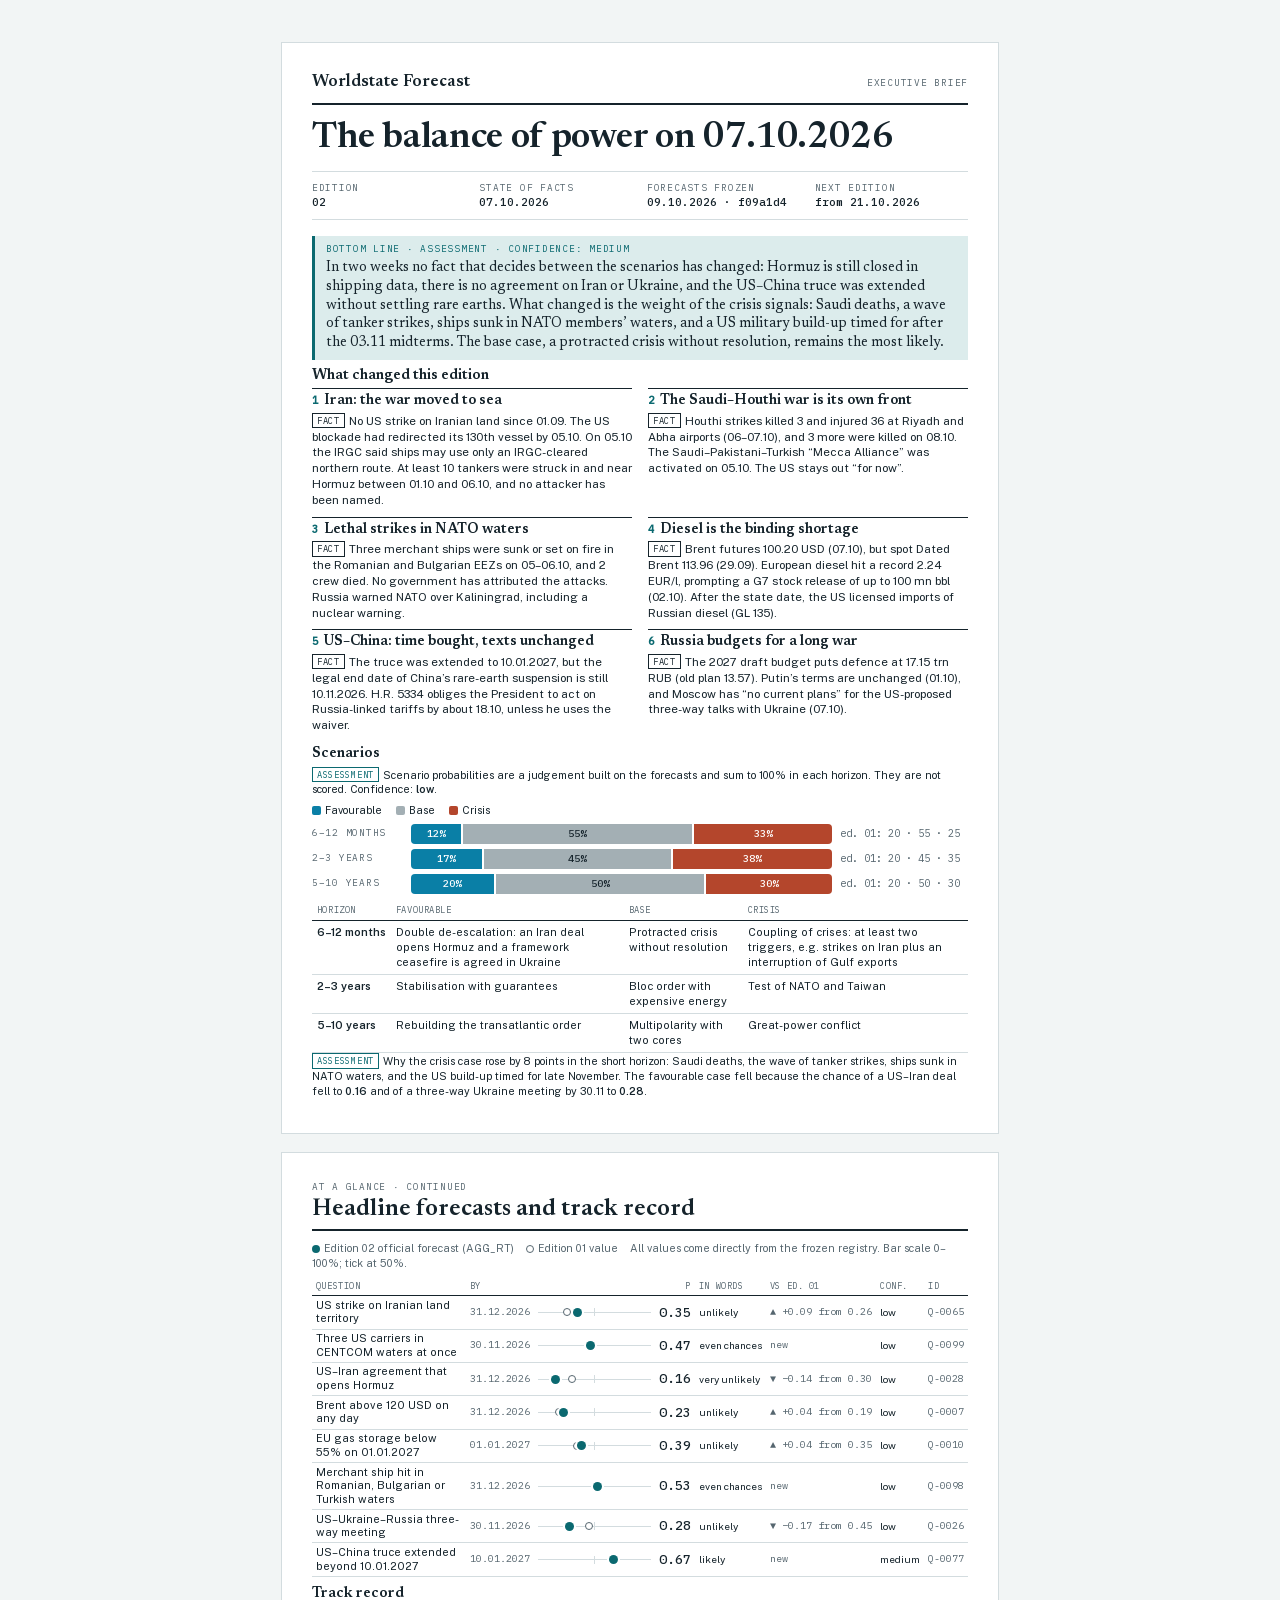
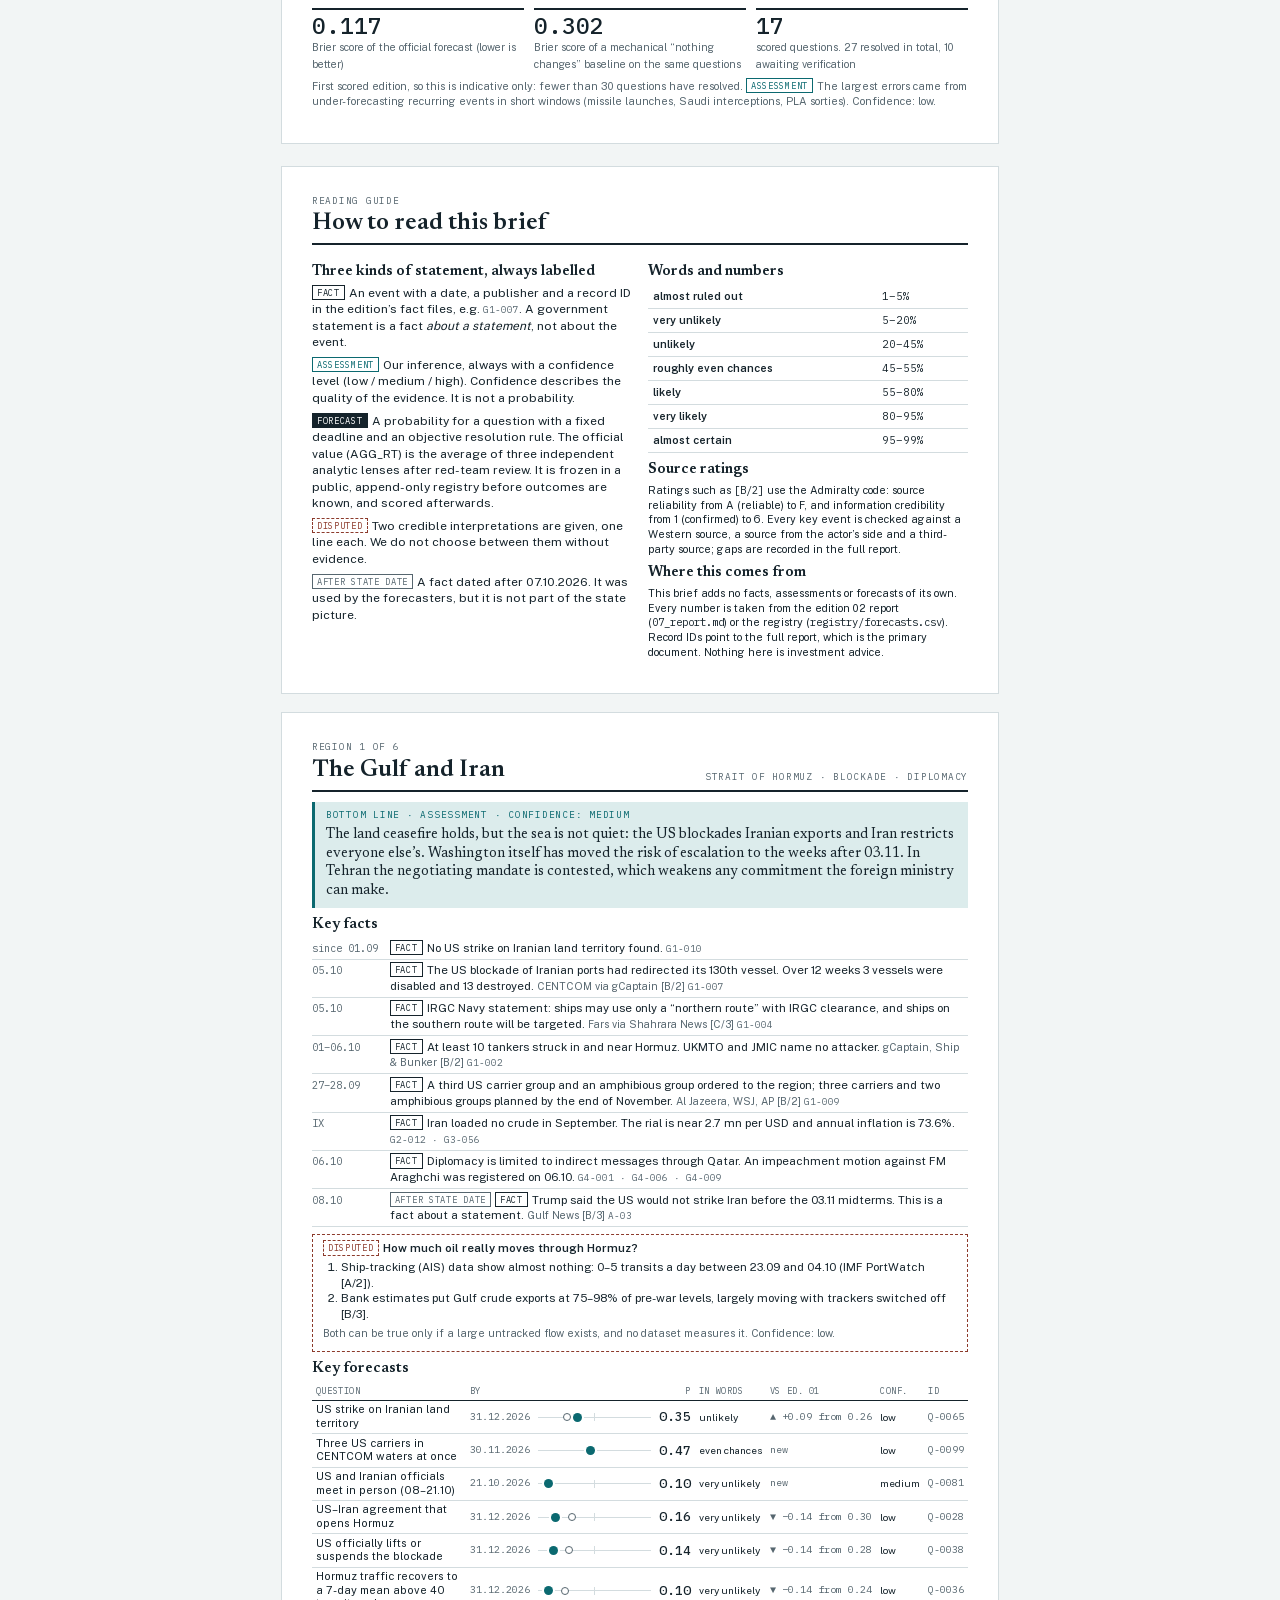
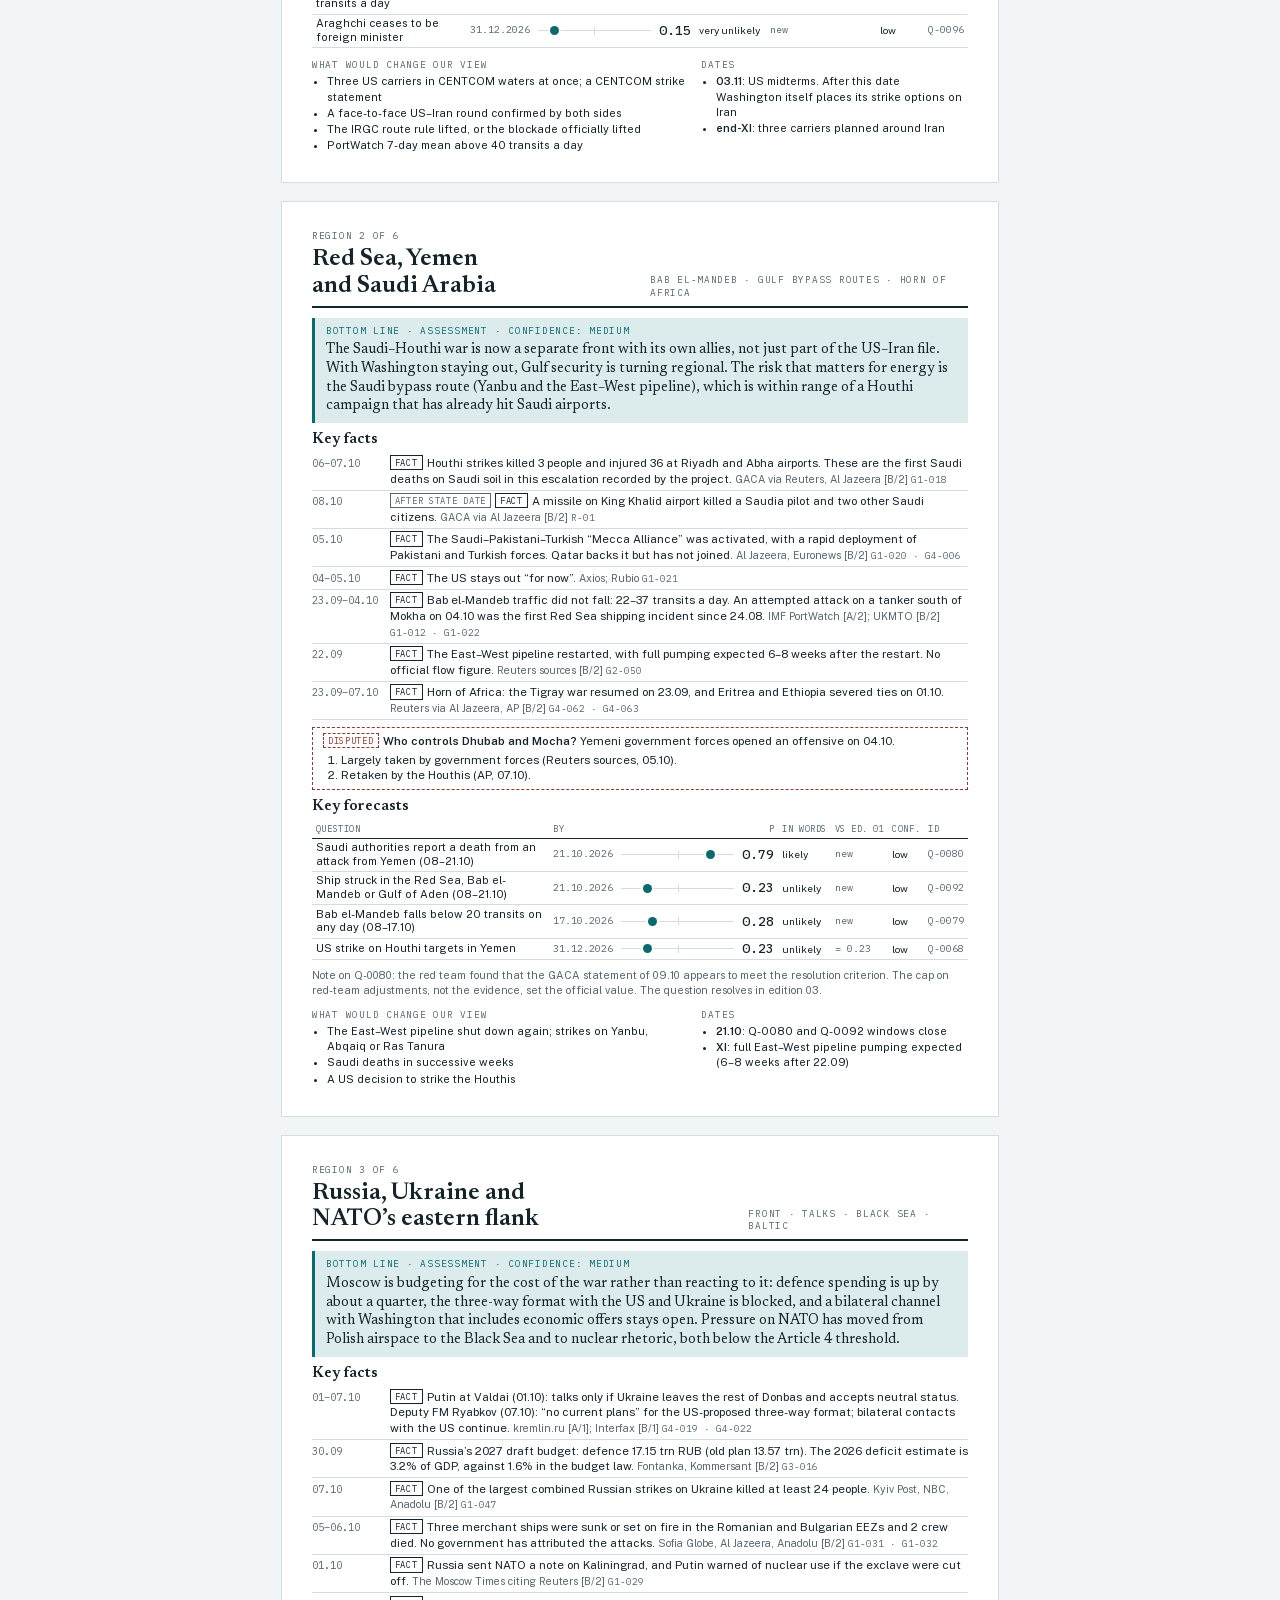
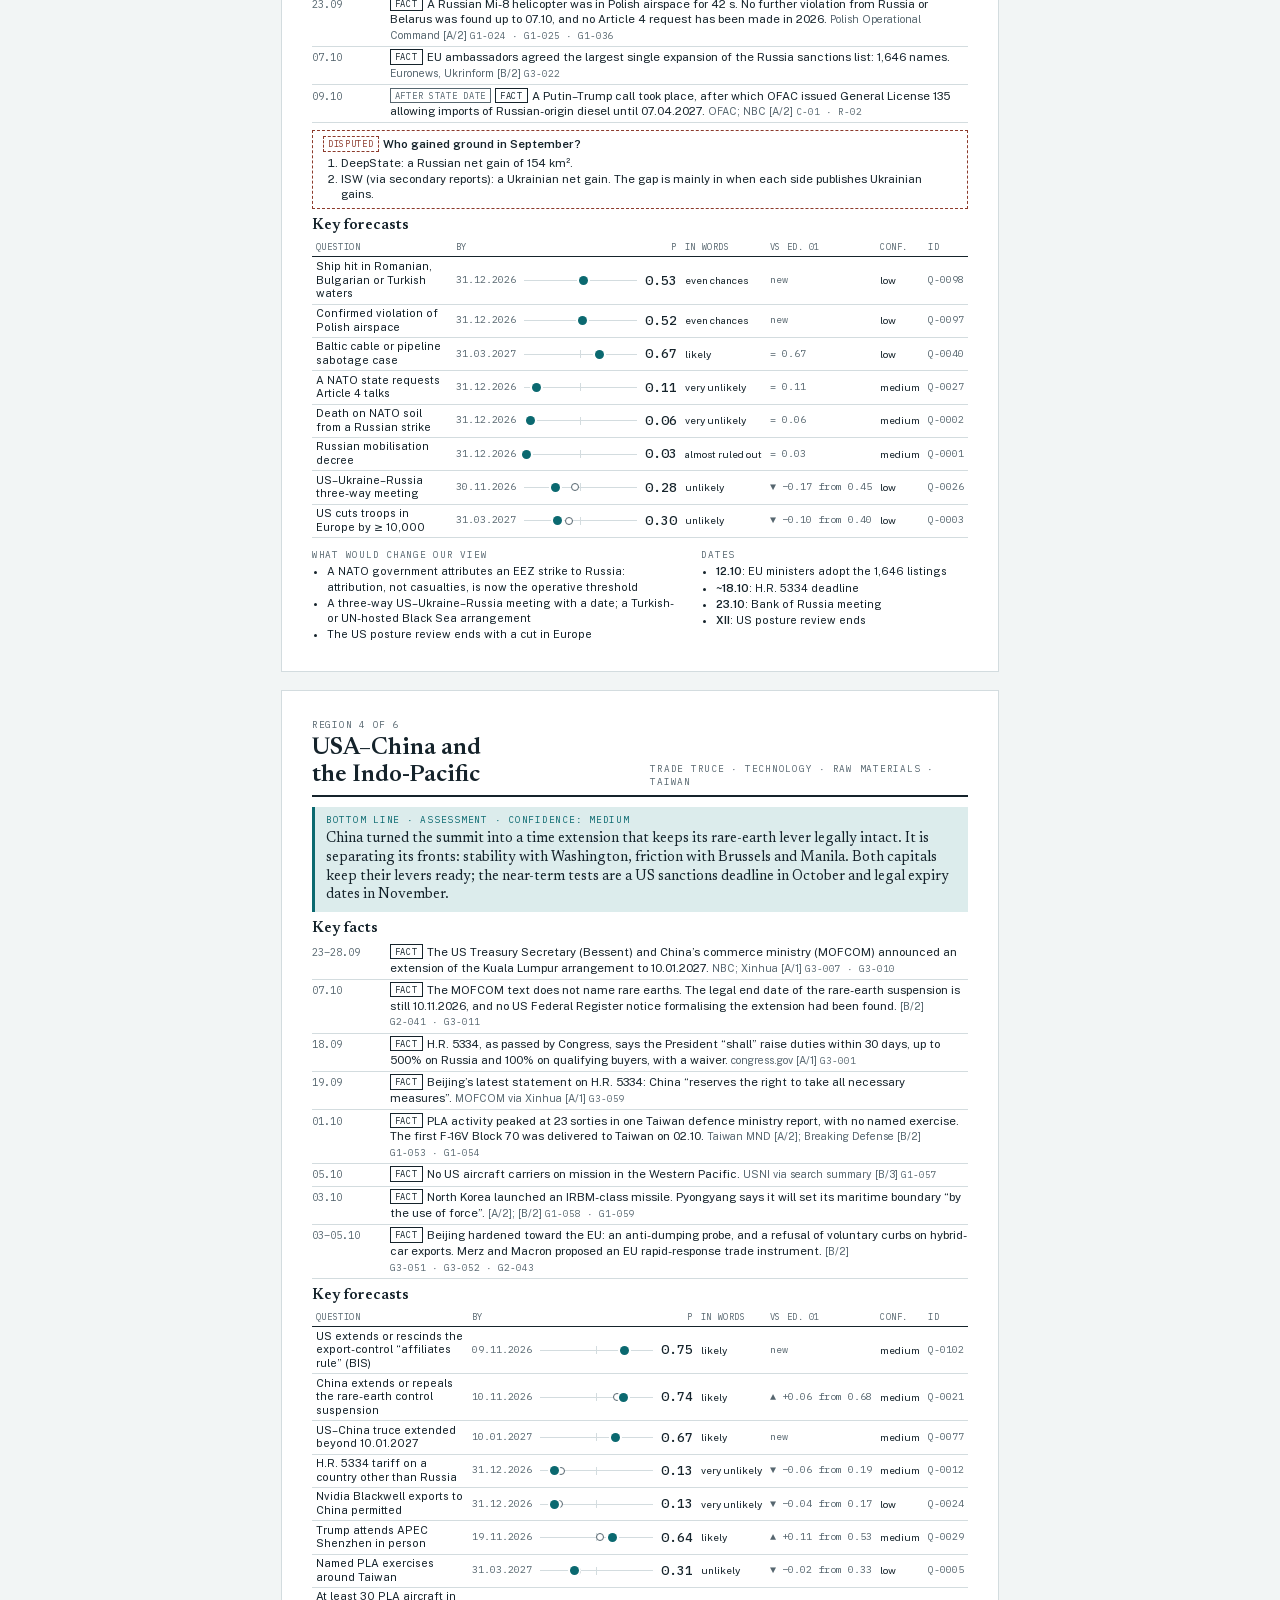
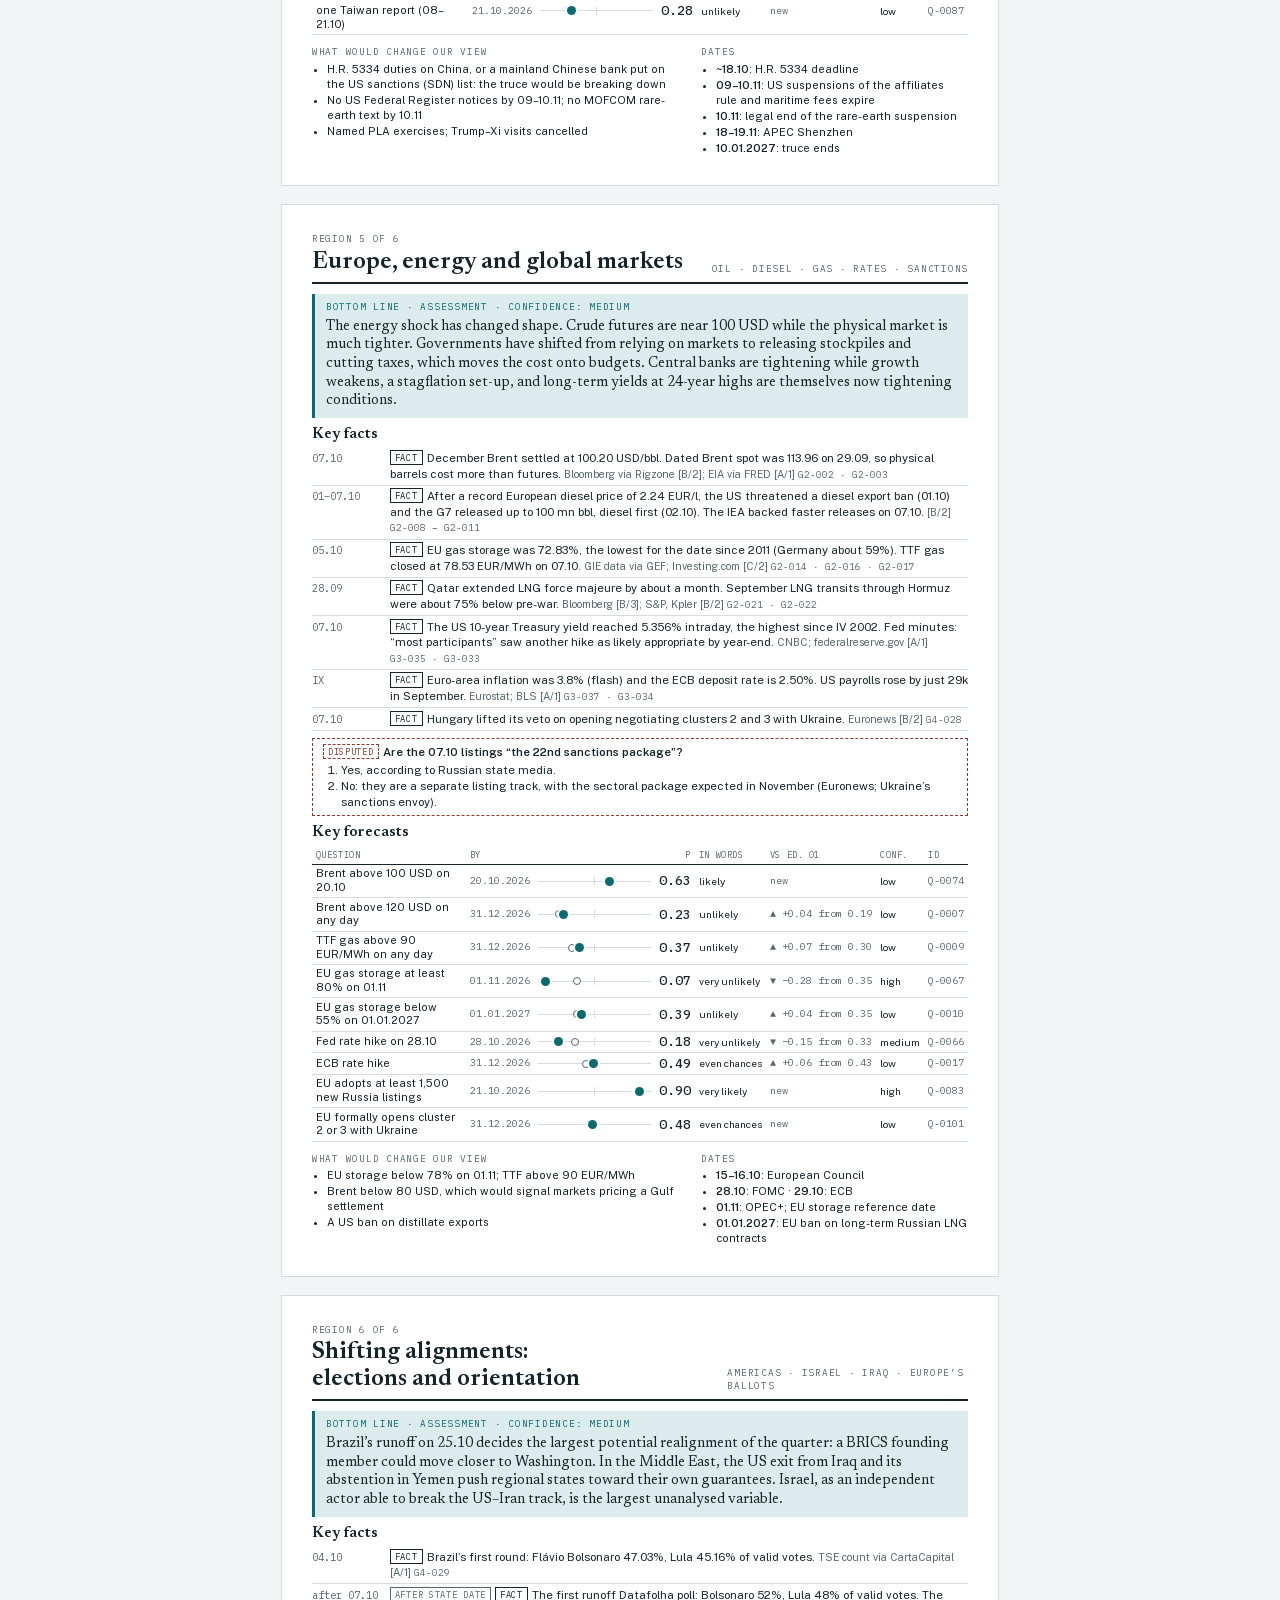
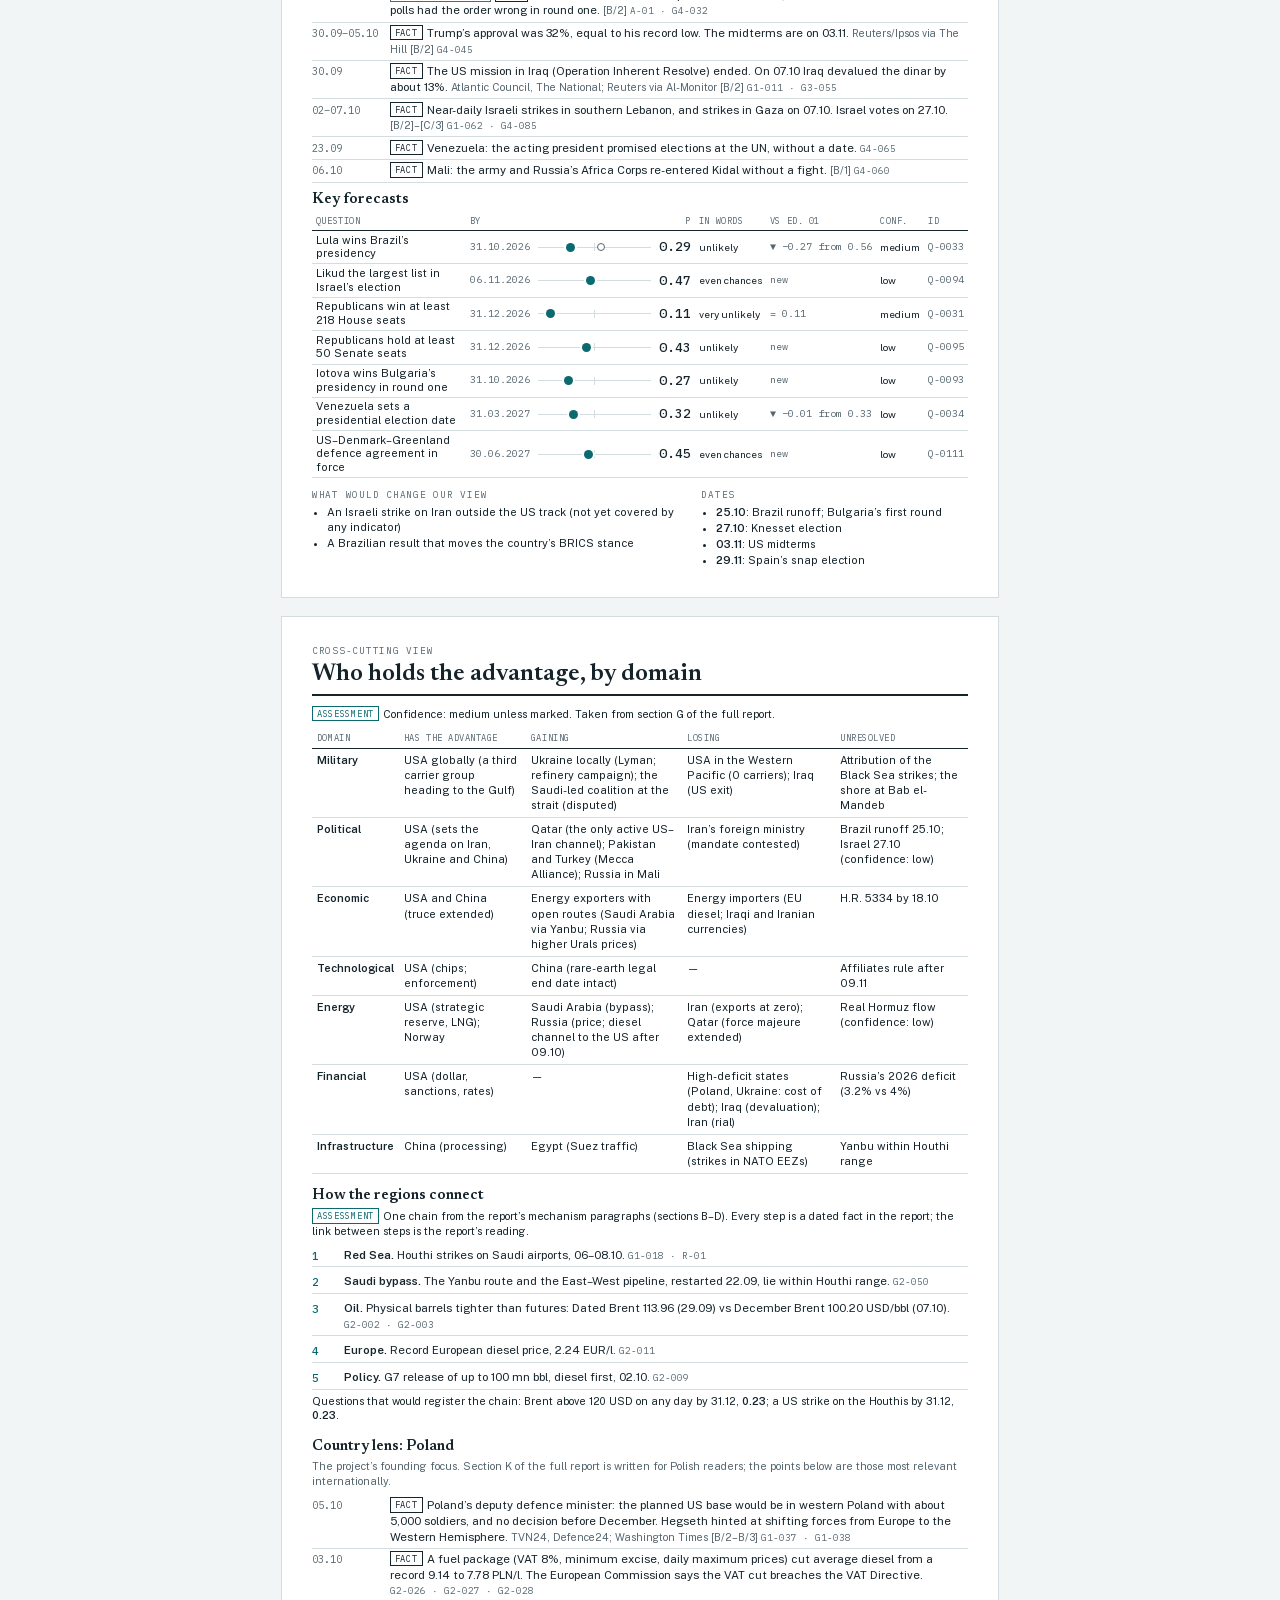
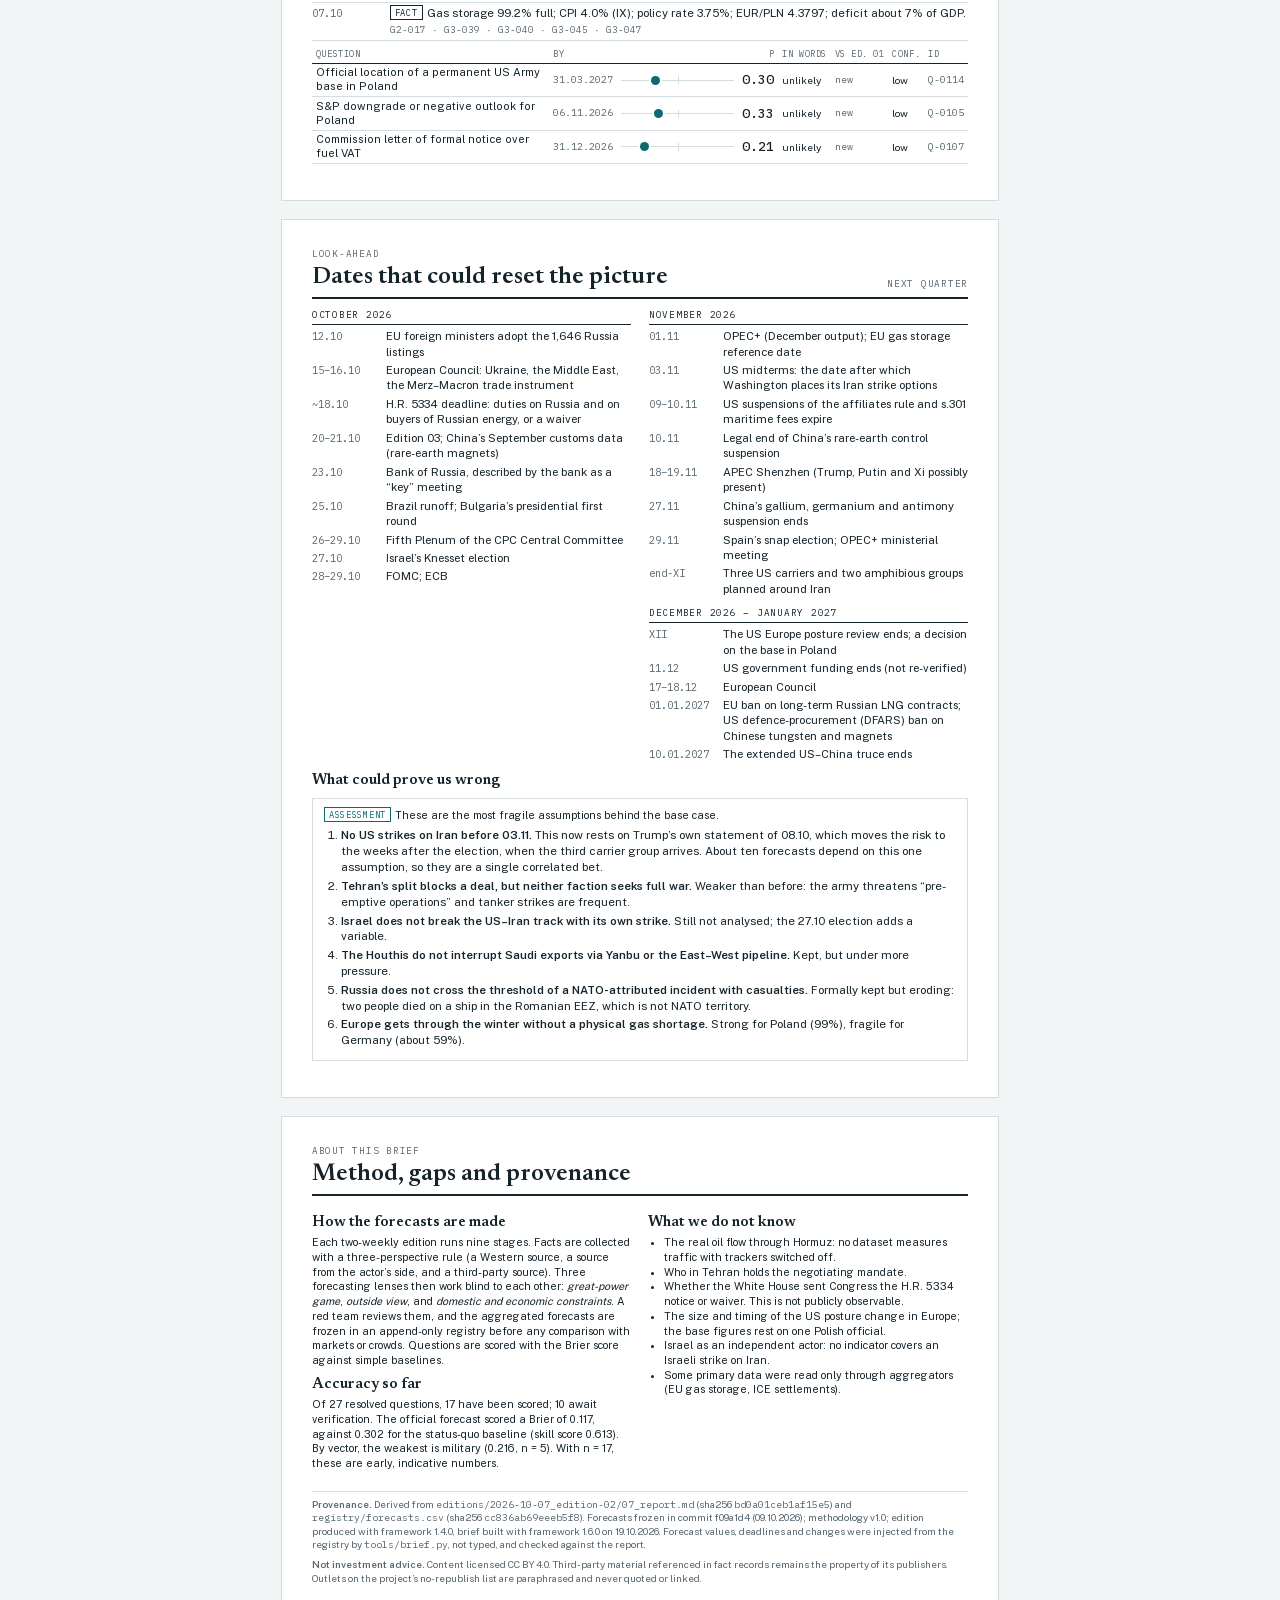
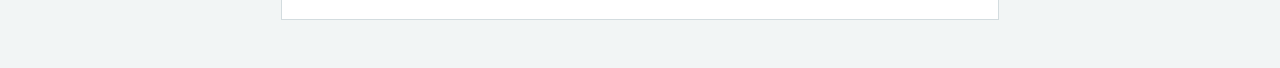
<file: docs/briefs/edition-02.html>
<!doctype html>
<html lang="en">
<head>
<meta charset="utf-8">
<meta name="viewport" content="width=device-width, initial-scale=1">
<title>Executive Brief · Edition 02</title>
<link rel="stylesheet" href="../fonts/fonts.css">
<style>
/* Executive brief: a derived, print-first view of the edition report. Same tokens as the public site. */
:root {
  --paper: #f2f5f5;
  --surface: #ffffff;
  --ink: #15232b;
  --muted: #56666f;
  --rule: #d3dcdf;
  --accent: #0b6970;
  --accent-soft: #dcecec;
  --stamp: #8c3a2b;
  --fav: #0a7fa6;
  --base: #a3afb4;
  --crisis: #b4462c;
  --font-display: "Newsreader", "Iowan Old Style", Georgia, serif;
  --font-body: "Public Sans", "Segoe UI", system-ui, sans-serif;
  --font-mono: "IBM Plex Mono", ui-monospace, "SFMono-Regular", Menlo, monospace;
}
@page {
  size: A4;
  margin: 12mm 14mm 15mm 14mm;
  @bottom-left { content: "Worldstate Forecast · Executive brief · Edition 02 · state 07.10.2026"; font-family: "IBM Plex Mono", monospace; font-size: 7pt; color: #56666f; }
  @bottom-right { content: counter(page) " / " counter(pages); font-family: "IBM Plex Mono", monospace; font-size: 7pt; color: #56666f; }
}
* { box-sizing: border-box; }
html { -webkit-print-color-adjust: exact; print-color-adjust: exact; }
body {
  margin: 0; background: var(--paper); color: var(--ink);
  font-family: var(--font-body); font-size: 9pt; line-height: 1.38;
  padding-inline: 16px;
}
.doc { max-width: 190mm; margin: 0 auto; padding-block: 24px 48px; }
@media print {
  body { background: var(--surface); padding: 0; }
  .doc { max-width: none; padding: 0; }
}
@media screen {
  .chapter { background: var(--surface); border: 1px solid var(--rule); padding: 28px 30px; margin-top: 18px; }
}
h1, h2, h3 { font-family: var(--font-display); font-weight: 600; line-height: 1.12; margin: 0; text-wrap: balance; }
h1 { font-size: 27pt; letter-spacing: -0.01em; }
h2 { font-size: 18pt; }
h3 { font-size: 11pt; margin: 9px 0 4px; }
p { margin: 0 0 6px; }
a { color: var(--accent); }
.mono, .num { font-family: var(--font-mono); font-variant-numeric: tabular-nums; }
.label { font-family: var(--font-mono); font-size: 7pt; letter-spacing: 0.08em; text-transform: uppercase; color: var(--muted); }
.muted { color: var(--muted); }
.small { font-size: 8pt; }

.chapter { break-before: page; }
.chapter.first { break-before: auto; }
.keep { break-inside: avoid; }

/* masthead */
.mast { display: flex; white-space: nowrap; justify-content: space-between; align-items: baseline; gap: 12px; flex-wrap: wrap; border-bottom: 2px solid var(--ink); padding-bottom: 8px; margin-bottom: 14px; }
.mast .brand { font-family: var(--font-display); font-size: 13pt; font-weight: 600; }
.draft { font-family: var(--font-mono); font-size: 7pt; letter-spacing: 0.12em; color: var(--stamp); border: 1.5px solid var(--stamp); padding: 2px 6px; }
.meta { display: grid; grid-template-columns: repeat(4, minmax(0, 1fr)); gap: 6px 14px; margin: 12px 0 16px; padding: 8px 0; border-block: 1px solid var(--rule); }
.meta div { font-size: 8pt; }
.meta b { display: block; font-family: var(--font-mono); font-weight: 500; font-size: 8.4pt; }

/* chapter head */
.chead { display: flex; justify-content: space-between; align-items: end; gap: 10px; border-bottom: 2px solid var(--ink); padding-bottom: 6px; margin-bottom: 10px; }
.chead .kicker { margin-bottom: 3px; }

/* bottom line */
.bl { background: var(--accent-soft); border-left: 3px solid var(--accent); padding: 7px 11px; margin: 6px 0 8px; }
.bl p { font-family: var(--font-display); font-size: 10.6pt; line-height: 1.32; margin: 0; }
.bl .label { color: var(--accent); margin-bottom: 4px; display: block; }

/* tags */
.tag { display: inline-block; font-family: var(--font-mono); font-size: 6.6pt; letter-spacing: 0.08em; padding: 0 4px; border: 1px solid var(--ink); vertical-align: 1px; margin-right: 4px; line-height: 1.5; }
.tag.as { border-color: var(--accent); color: var(--accent); }
.tag.disp { border-style: dashed; border-color: var(--stamp); color: var(--stamp); }
.tag.fc { background: var(--ink); color: var(--surface); }
.tag.after { border-color: var(--muted); color: var(--muted); }

/* fact lists */
ul.facts { list-style: none; padding: 0; margin: 0; }
ul.facts li { display: grid; grid-template-columns: 19mm minmax(0, 1fr); gap: 6px; padding: 2.5px 0; font-size: 8.5pt; border-bottom: 1px solid var(--rule); break-inside: avoid; }
ul.facts .d { font-family: var(--font-mono); font-size: 7.8pt; color: var(--muted); padding-top: 1px; }
.src { color: var(--muted); font-size: 7.8pt; }
.ref { font-family: var(--font-mono); font-size: 7pt; color: var(--muted); white-space: nowrap; }

.disputed { border: 1px dashed var(--stamp); padding: 5px 10px; margin: 7px 0; font-size: 8.5pt; break-inside: avoid; }
.disputed ol { margin: 3px 0 0; padding-left: 18px; }

/* two-column */
.cols { display: grid; grid-template-columns: minmax(0, 1fr) minmax(0, 1fr); gap: 16px; }

/* changes grid */
.changes { display: grid; grid-template-columns: minmax(0, 1fr) minmax(0, 1fr); gap: 8px 16px; counter-reset: ch; }
.changes > div { border-top: 1px solid var(--ink); padding-top: 5px; break-inside: avoid; }
.changes h3 { margin: 0 0 3px; font-size: 10.5pt; }
.changes h3::before { counter-increment: ch; content: counter(ch) " "; font-family: var(--font-mono); font-size: 8pt; color: var(--accent); }
.changes p { font-size: 8.6pt; margin: 0; }

/* forecast table */
table { border-collapse: collapse; width: 100%; }
table.fct { margin: 4px 0 8px; }
table.fct th { white-space: nowrap; text-align: left; font-family: var(--font-mono); font-size: 6.6pt; letter-spacing: 0.06em; text-transform: uppercase; color: var(--muted); font-weight: 400; border-bottom: 1px solid var(--ink); padding: 3px 4px; }
table.fct td { border-bottom: 1px solid var(--rule); padding: 2.5px 4px; vertical-align: middle; font-size: 8.2pt; line-height: 1.25; }
table.fct td:first-child { width: 40%; }
table.fct tr { break-inside: avoid; }
table.fct td.p { font-family: var(--font-mono); font-weight: 500; font-size: 9.4pt; text-align: right; white-space: nowrap; }
table.fct td.w, table.fct td.c, table.fct td.dl, table.fct td.id, table.fct td.ch { font-size: 7.6pt; white-space: nowrap; }
table.fct td.dl, table.fct td.id, table.fct td.ch { font-family: var(--font-mono); color: var(--muted); }
.track { position: relative; width: 30mm; height: 12px; }
.track::before { content: ""; position: absolute; left: 0; right: 0; top: 5.5px; height: 1px; background: var(--rule); }
.track .mid { position: absolute; left: 50%; top: 2px; width: 1px; height: 8px; background: var(--rule); }
.track .prev { position: absolute; top: 2px; width: 8px; height: 8px; margin-left: -4px; border: 1.5px solid var(--muted); border-radius: 50%; background: var(--surface); }
.track .now { position: absolute; top: 1.5px; width: 9px; height: 9px; margin-left: -4.5px; border-radius: 50%; background: var(--accent); box-shadow: 0 0 0 2px var(--surface); }
.legend-inline { display: inline-flex; align-items: center; gap: 4px; margin-right: 12px; }
.legend-inline i { display: inline-block; width: 8px; height: 8px; border-radius: 50%; }

/* watch & dates */
.watch { display: grid; grid-template-columns: minmax(0, 1.4fr) minmax(0, 1fr); gap: 16px; margin-top: 8px; break-inside: avoid; }
.watch ul { margin: 2px 0 0; padding-left: 15px; }
.watch li { margin-bottom: 1px; font-size: 8.2pt; }

/* scenarios */
.scen { margin: 6px 0 4px; }
.scen .row { display: grid; grid-template-columns: 24mm minmax(0, 1fr) 34mm; gap: 8px; align-items: center; margin: 5px 0; }
.scen .bar { display: flex; gap: 2px; height: 20px; }
.scen .seg { display: flex; align-items: center; justify-content: center; font-family: var(--font-mono); font-size: 7.6pt; font-weight: 500; }
.scen .seg:first-child { border-radius: 4px 0 0 4px; }
.scen .seg:last-child { border-radius: 0 4px 4px 0; }
.seg.fav { background: var(--fav); color: #fff; }
.seg.base { background: var(--base); color: var(--ink); }
.seg.crisis { background: var(--crisis); color: #fff; }
.key { display: flex; gap: 14px; flex-wrap: wrap; font-size: 8pt; margin-bottom: 4px; }
.key span::before { content: ""; display: inline-block; width: 9px; height: 9px; border-radius: 2px; margin-right: 4px; vertical-align: -1px; background: var(--c); }

/* stat tiles */
.tiles { display: grid; grid-template-columns: repeat(3, minmax(0, 1fr)); gap: 10px; margin: 6px 0; }
.tile { border-top: 2px solid var(--ink); padding-top: 4px; }
.tile b { display: block; font-family: var(--font-mono); font-size: 17pt; font-weight: 500; line-height: 1.1; }
.tile span { font-size: 7.8pt; color: var(--muted); }

table.grid td, table.grid th { border-bottom: 1px solid var(--rule); padding: 4px 5px; vertical-align: top; font-size: 8.2pt; text-align: left; }
table.grid th { font-family: var(--font-mono); font-size: 6.6pt; letter-spacing: 0.06em; text-transform: uppercase; color: var(--muted); font-weight: 400; border-bottom: 1px solid var(--ink); }
table.grid td:first-child { font-weight: 600; white-space: nowrap; }

.cal { columns: 2; column-gap: 18px; }
.cal .m { break-inside: avoid; margin-bottom: 8px; }
.cal .m > .label { display: block; border-bottom: 1px solid var(--ink); padding-bottom: 2px; margin-bottom: 3px; color: var(--ink); }
.cal div.e { display: grid; grid-template-columns: 18mm minmax(0, 1fr); gap: 6px; font-size: 8.4pt; padding: 1.5px 0; }
.cal div.e .d { font-family: var(--font-mono); font-size: 7.8pt; color: var(--muted); }

.box { border: 1px solid var(--rule); padding: 8px 11px; margin: 8px 0; break-inside: avoid; }
.box ol, .box ul { margin: 3px 0 0; padding-left: 17px; }
.box li { margin-bottom: 3px; font-size: 8.6pt; }
.foot { border-top: 1px solid var(--rule); margin-top: 14px; padding-top: 6px; font-size: 7.4pt; color: var(--muted); }

/* cross-link chain */
ol.chain { list-style: none; counter-reset: st; padding: 0; margin: 6px 0 4px; display: grid; gap: 4px; }
ol.chain li { counter-increment: st; display: grid; grid-template-columns: 7mm minmax(0, 1fr); gap: 6px; font-size: 8.5pt; padding: 3px 0; border-bottom: 1px solid var(--rule); }
ol.chain li::before { content: counter(st); font-family: var(--font-mono); color: var(--accent); font-weight: 500; }

@media (max-width: 640px) {
  .meta, .cols, .changes, .watch, .tiles { grid-template-columns: minmax(0, 1fr); }
  .cal { columns: 1; }
  .chapter { padding: 18px 14px; }
  table.fct td.dl, table.fct th.dl, table.fct td.c, table.fct th.c, table.fct td.id, table.fct th.id { display: none; }
  .scen .row { grid-template-columns: minmax(0, 1fr); }
}
</style>
</head>
<body>
<main class="doc">
<!-- ============ PAGE 1: AT A GLANCE ============ -->
<section class="chapter first">
  <div class="mast">
    <span class="brand">Worldstate Forecast</span>
    <span class="label">Executive brief</span>
  </div>
  <h1>The balance of power on 07.10.2026</h1>
  <div class="meta">
    <div><span class="label">Edition</span><b>02</b></div>
    <div><span class="label">State of facts</span><b>07.10.2026</b></div>
    <div><span class="label">Forecasts frozen</span><b>09.10.2026 · f09a1d4</b></div>
    <div><span class="label">Next edition</span><b>from 21.10.2026</b></div>
  </div>

  <div class="bl">
    <span class="label">Bottom line · Assessment · confidence: medium</span>
    <p>In two weeks no fact that decides between the scenarios has changed: Hormuz is still closed in shipping data, there is no agreement on Iran or Ukraine, and the US–China truce was extended without settling rare earths. What changed is the weight of the crisis signals: Saudi deaths, a wave of tanker strikes, ships sunk in NATO members’ waters, and a US military build-up timed for after the 03.11 midterms. The base case, a protracted crisis without resolution, remains the most likely.</p>
  </div>

  <h3 style="margin-top:4px">What changed this edition</h3>
  <div class="changes">
    <div>
      <h3>Iran: the war moved to sea</h3>
      <p><span class="tag">FACT</span>No US strike on Iranian land since 01.09. The US blockade had redirected its 130th vessel by 05.10. On 05.10 the IRGC said ships may use only an IRGC-cleared northern route. At least 10 tankers were struck in and near Hormuz between 01.10 and 06.10, and no attacker has been named.</p>
    </div>
    <div>
      <h3>The Saudi–Houthi war is its own front</h3>
      <p><span class="tag">FACT</span>Houthi strikes killed 3 and injured 36 at Riyadh and Abha airports (06–07.10), and 3 more were killed on 08.10. The Saudi–Pakistani–Turkish “Mecca Alliance” was activated on 05.10. The US stays out “for now”.</p>
    </div>
    <div>
      <h3>Lethal strikes in NATO waters</h3>
      <p><span class="tag">FACT</span>Three merchant ships were sunk or set on fire in the Romanian and Bulgarian EEZs on 05–06.10, and 2 crew died. No government has attributed the attacks. Russia warned NATO over Kaliningrad, including a nuclear warning.</p>
    </div>
    <div>
      <h3>Diesel is the binding shortage</h3>
      <p><span class="tag">FACT</span>Brent futures 100.20 USD (07.10), but spot Dated Brent 113.96 (29.09). European diesel hit a record 2.24 EUR/l, prompting a G7 stock release of up to 100 mn bbl (02.10). After the state date, the US licensed imports of Russian diesel (GL 135).</p>
    </div>
    <div>
      <h3>US–China: time bought, texts unchanged</h3>
      <p><span class="tag">FACT</span>The truce was extended to 10.01.2027, but the legal end date of China’s rare-earth suspension is still 10.11.2026. H.R. 5334 obliges the President to act on Russia-linked tariffs by about 18.10, unless he uses the waiver.</p>
    </div>
    <div>
      <h3>Russia budgets for a long war</h3>
      <p><span class="tag">FACT</span>The 2027 draft budget puts defence at 17.15 trn RUB (old plan 13.57). Putin’s terms are unchanged (01.10), and Moscow has “no current plans” for the US-proposed three-way talks with Ukraine (07.10).</p>
    </div>
  </div>
  <h3 style="margin-top:12px">Scenarios</h3>
  <p class="small"><span class="tag as">ASSESSMENT</span>Scenario probabilities are a judgement built on the forecasts and sum to 100% in each horizon. They are not scored. Confidence: <b>low</b>.</p>
  <div class="key"><span style="--c:var(--fav)">Favourable</span><span style="--c:var(--base)">Base</span><span style="--c:var(--crisis)">Crisis</span></div>
  <div class="scen keep">
    <div class="row" data-scen="6–12 months"><span class="label">6–12 months</span>
      <div class="bar"><div class="seg fav" style="flex:12" title="Favourable — Double de-escalation: 12%">12%</div><div class="seg base" style="flex:55" title="Base — Protracted crisis without resolution: 55%">55%</div><div class="seg crisis" style="flex:33" title="Crisis — Coupling of crises: 33%">33%</div></div>
      <span class="small muted mono" style="white-space:nowrap">ed. 01: 20 · 55 · 25</span></div>
    <div class="row" data-scen="2–3 years"><span class="label">2–3 years</span>
      <div class="bar"><div class="seg fav" style="flex:17" title="Favourable — Stabilisation with guarantees: 17%">17%</div><div class="seg base" style="flex:45" title="Base — Bloc order with expensive energy: 45%">45%</div><div class="seg crisis" style="flex:38" title="Crisis — Test of NATO and Taiwan: 38%">38%</div></div>
      <span class="small muted mono" style="white-space:nowrap">ed. 01: 20 · 45 · 35</span></div>
    <div class="row" data-scen="5–10 years"><span class="label">5–10 years</span>
      <div class="bar"><div class="seg fav" style="flex:20" title="Favourable — Rebuilding the transatlantic order: 20%">20%</div><div class="seg base" style="flex:50" title="Base — Multipolarity with two cores: 50%">50%</div><div class="seg crisis" style="flex:30" title="Crisis — Great-power conflict: 30%">30%</div></div>
      <span class="small muted mono" style="white-space:nowrap">ed. 01: 20 · 50 · 30</span></div>
  </div>
  <table class="grid keep" style="margin-top:6px">
    <thead><tr><th>Horizon</th><th>Favourable</th><th>Base</th><th>Crisis</th></tr></thead>
    <tbody>
      <tr><td>6–12 months</td><td>Double de-escalation: an Iran deal opens Hormuz and a framework ceasefire is agreed in Ukraine</td><td>Protracted crisis without resolution</td><td>Coupling of crises: at least two triggers, e.g. strikes on Iran plus an interruption of Gulf exports</td></tr>
      <tr><td>2–3 years</td><td>Stabilisation with guarantees</td><td>Bloc order with expensive energy</td><td>Test of NATO and Taiwan</td></tr>
      <tr><td>5–10 years</td><td>Rebuilding the transatlantic order</td><td>Multipolarity with two cores</td><td>Great-power conflict</td></tr>
    </tbody>
  </table>
  <p class="small"><span class="tag as">ASSESSMENT</span>Why the crisis case rose by 8 points in the short horizon: Saudi deaths, the wave of tanker strikes, ships sunk in NATO waters, and the US build-up timed for late November. The favourable case fell because the chance of a US–Iran deal fell to <b class="pv" data-q="Q-0028" data-p="0.16">0.16</b> and of a three-way Ukraine meeting by 30.11 to <b class="pv" data-q="Q-0026" data-p="0.28">0.28</b>.</p>

</section>

<!-- ============ PAGE 2: HEADLINE FORECASTS, SCENARIOS, TRACK RECORD ============ -->
<section class="chapter">
  <div class="chead"><div><div class="label kicker">At a glance · continued</div><h2>Headline forecasts and track record</h2></div></div>

  <p class="small muted"><span class="legend-inline"><i style="background:var(--accent)"></i>Edition 02 official forecast (AGG_RT)</span><span class="legend-inline"><i style="border:1.5px solid var(--muted)"></i>Edition 01 value</span>All values come directly from the frozen registry. Bar scale 0–100%; tick at 50%.</p>
  <table class="fct" data-card="headline">
    <thead><tr><th>Question</th><th class="dl">By</th><th></th><th style="text-align:right">P</th><th>In words</th><th>vs ed. 01</th><th class="c">Conf.</th><th class="id">ID</th></tr></thead>
    <tbody>
      <tr data-q="Q-0065" data-p="0.35" title="Will CENTCOM or the Pentagon announce a US strike on a target on Iranian land territory by 31.12.2026?"><td>US strike on Iranian land territory</td><td class="dl">31.12.2026</td><td><div class="track" aria-hidden="true"><span class="mid"></span><span class="prev" style="left:26.0%"></span><span class="now" style="left:35.0%"></span></div></td><td class="p">0.35</td><td class="w">unlikely</td><td class="ch">▲ +0.09 <span class="muted">from 0.26</span></td><td class="c">low</td><td class="id">Q-0065</td></tr>
      <tr data-q="Q-0099" data-p="0.47" title="Will a USNI News Fleet and Marine Tracker show at least three US aircraft carriers simultaneously in the CENTCOM area waters by 30.11.2026?"><td>Three US carriers in CENTCOM waters at once</td><td class="dl">30.11.2026</td><td><div class="track" aria-hidden="true"><span class="mid"></span><span class="now" style="left:47.0%"></span></div></td><td class="p">0.47</td><td class="w">even chances</td><td class="ch">new</td><td class="c">low</td><td class="id">Q-0099</td></tr>
      <tr data-q="Q-0028" data-p="0.16" title="Will the USA and Iran announce by 31.12.2026 the conclusion of an agreement (framework, interim or final) that includes the opening of the Strait of Hormuz?"><td>US–Iran agreement that opens Hormuz</td><td class="dl">31.12.2026</td><td><div class="track" aria-hidden="true"><span class="mid"></span><span class="prev" style="left:30.0%"></span><span class="now" style="left:16.0%"></span></div></td><td class="p">0.16</td><td class="w">very unlikely</td><td class="ch">▼ −0.14 <span class="muted">from 0.30</span></td><td class="c">low</td><td class="id">Q-0028</td></tr>
      <tr data-q="Q-0007" data-p="0.23" title="Will the settlement price of the ICE Brent front-month contract exceed 120 USD/bbl on any trading day between 24.09 and 31.12.2026?"><td>Brent above 120 USD on any day</td><td class="dl">31.12.2026</td><td><div class="track" aria-hidden="true"><span class="mid"></span><span class="prev" style="left:19.0%"></span><span class="now" style="left:23.0%"></span></div></td><td class="p">0.23</td><td class="w">unlikely</td><td class="ch">▲ +0.04 <span class="muted">from 0.19</span></td><td class="c">low</td><td class="id">Q-0007</td></tr>
      <tr data-q="Q-0010" data-p="0.39" title="Will EU gas storage fill per GIE AGSI+ on gas day 01.01.2027 be below 55.0%?"><td>EU gas storage below 55% on 01.01.2027</td><td class="dl">01.01.2027</td><td><div class="track" aria-hidden="true"><span class="mid"></span><span class="prev" style="left:35.0%"></span><span class="now" style="left:39.0%"></span></div></td><td class="p">0.39</td><td class="w">unlikely</td><td class="ch">▲ +0.04 <span class="muted">from 0.35</span></td><td class="c">low</td><td class="id">Q-0010</td></tr>
      <tr data-q="Q-0098" data-p="0.53" title="Will the authorities of Romania, Bulgaria or Turkey confirm that a merchant ship was hit by a drone, missile or naval drone in their territorial sea or EEZ between 08.10 and 31.12.2026?"><td>Merchant ship hit in Romanian, Bulgarian or Turkish waters</td><td class="dl">31.12.2026</td><td><div class="track" aria-hidden="true"><span class="mid"></span><span class="now" style="left:53.0%"></span></div></td><td class="p">0.53</td><td class="w">even chances</td><td class="ch">new</td><td class="c">low</td><td class="id">Q-0098</td></tr>
      <tr data-q="Q-0026" data-p="0.28" title="Will a trilateral meeting of government delegations of the USA, Ukraine and Russia take place by 30.11.2026?"><td>US–Ukraine–Russia three-way meeting</td><td class="dl">30.11.2026</td><td><div class="track" aria-hidden="true"><span class="mid"></span><span class="prev" style="left:45.0%"></span><span class="now" style="left:28.0%"></span></div></td><td class="p">0.28</td><td class="w">unlikely</td><td class="ch">▼ −0.17 <span class="muted">from 0.45</span></td><td class="c">low</td><td class="id">Q-0026</td></tr>
      <tr data-q="Q-0077" data-p="0.67" title="Will the governments of the USA and the PRC both announce by 10.01.2027 an extension of the trade truce beyond 10.01.2027 or a new trade agreement replacing it?"><td>US–China truce extended beyond 10.01.2027</td><td class="dl">10.01.2027</td><td><div class="track" aria-hidden="true"><span class="mid"></span><span class="now" style="left:67.0%"></span></div></td><td class="p">0.67</td><td class="w">likely</td><td class="ch">new</td><td class="c">medium</td><td class="id">Q-0077</td></tr>
    </tbody>
  </table>

  <h3>Track record</h3>
  <div class="tiles" data-check="track">
    <div class="tile"><b>0.117</b><span>Brier score of the official forecast (lower is better)</span></div>
    <div class="tile"><b>0.302</b><span>Brier score of a mechanical “nothing changes” baseline on the same questions</span></div>
    <div class="tile"><b>17</b><span>scored questions. 27 resolved in total, 10 awaiting verification</span></div>
  </div>
  <p class="small muted">First scored edition, so this is indicative only: fewer than 30 questions have resolved. <span class="tag as">ASSESSMENT</span>The largest errors came from under-forecasting recurring events in short windows (missile launches, Saudi interceptions, PLA sorties). Confidence: low.</p>
</section>

<!-- ============ HOW TO READ ============ -->
<section class="chapter" style="break-before:auto;margin-top:22px">
  <div class="chead"><div><div class="label kicker">Reading guide</div><h2>How to read this brief</h2></div></div>
  <div class="cols">
    <div>
      <h3>Three kinds of statement, always labelled</h3>
      <p><span class="tag">FACT</span>An event with a date, a publisher and a record ID in the edition’s fact files, e.g. <span class="ref">G1-007</span>. A government statement is a fact <i>about a statement</i>, not about the event.</p>
      <p><span class="tag as">ASSESSMENT</span>Our inference, always with a confidence level (low / medium / high). Confidence describes the quality of the evidence. It is not a probability.</p>
      <p><span class="tag fc">FORECAST</span>A probability for a question with a fixed deadline and an objective resolution rule. The official value (AGG_RT) is the average of three independent analytic lenses after red-team review. It is frozen in a public, append-only registry before outcomes are known, and scored afterwards.</p>
      <p><span class="tag disp">DISPUTED</span>Two credible interpretations are given, one line each. We do not choose between them without evidence.</p>
      <p><span class="tag after">AFTER STATE DATE</span>A fact dated after 07.10.2026. It was used by the forecasters, but it is not part of the state picture.</p>
    </div>
    <div>
      <h3>Words and numbers</h3>
      <table class="grid">
        <tbody>
          <tr><td>almost ruled out</td><td class="mono">1–5%</td></tr>
          <tr><td>very unlikely</td><td class="mono">5–20%</td></tr>
          <tr><td>unlikely</td><td class="mono">20–45%</td></tr>
          <tr><td>roughly even chances</td><td class="mono">45–55%</td></tr>
          <tr><td>likely</td><td class="mono">55–80%</td></tr>
          <tr><td>very likely</td><td class="mono">80–95%</td></tr>
          <tr><td>almost certain</td><td class="mono">95–99%</td></tr>
        </tbody>
      </table>
      <h3>Source ratings</h3>
      <p class="small">Ratings such as <span class="mono">[B/2]</span> use the Admiralty code: source reliability from A (reliable) to F, and information credibility from 1 (confirmed) to 6. Every key event is checked against a Western source, a source from the actor’s side and a third-party source; gaps are recorded in the full report.</p>
      <h3>Where this comes from</h3>
      <p class="small">This brief adds no facts, assessments or forecasts of its own. Every number is taken from the edition 02 report (<span class="mono">07_report.md</span>) or the registry (<span class="mono">registry/forecasts.csv</span>). Record IDs point to the full report, which is the primary document. Nothing here is investment advice.</p>
    </div>
  </div>
</section>

<!-- ============ REGION 1: GULF & IRAN ============ -->
<section class="chapter">
  <div class="chead"><div><div class="label kicker">Region 1 of 6</div><h2>The Gulf and Iran</h2></div><span class="label">Strait of Hormuz · blockade · diplomacy</span></div>
  <div class="bl"><span class="label">Bottom line · Assessment · confidence: medium</span>
    <p>The land ceasefire holds, but the sea is not quiet: the US blockades Iranian exports and Iran restricts everyone else’s. Washington itself has moved the risk of escalation to the weeks after 03.11. In Tehran the negotiating mandate is contested, which weakens any commitment the foreign ministry can make.</p></div>
  <h3>Key facts</h3>
  <ul class="facts">
    <li><span class="d">since 01.09</span><span><span class="tag">FACT</span>No US strike on Iranian land territory found. <span class="ref">G1-010</span></span></li>
    <li><span class="d">05.10</span><span><span class="tag">FACT</span>The US blockade of Iranian ports had redirected its 130th vessel. Over 12 weeks 3 vessels were disabled and 13 destroyed. <span class="src">CENTCOM via gCaptain [B/2]</span> <span class="ref">G1-007</span></span></li>
    <li><span class="d">05.10</span><span><span class="tag">FACT</span>IRGC Navy statement: ships may use only a “northern route” with IRGC clearance, and ships on the southern route will be targeted. <span class="src">Fars via Shahrara News [C/3]</span> <span class="ref">G1-004</span></span></li>
    <li><span class="d">01–06.10</span><span><span class="tag">FACT</span>At least 10 tankers struck in and near Hormuz. UKMTO and JMIC name no attacker. <span class="src">gCaptain, Ship &amp; Bunker [B/2]</span> <span class="ref">G1-002</span></span></li>
    <li><span class="d">27–28.09</span><span><span class="tag">FACT</span>A third US carrier group and an amphibious group ordered to the region; three carriers and two amphibious groups planned by the end of November. <span class="src">Al Jazeera, WSJ, AP [B/2]</span> <span class="ref">G1-009</span></span></li>
    <li><span class="d">IX</span><span><span class="tag">FACT</span>Iran loaded no crude in September. The rial is near 2.7 mn per USD and annual inflation is 73.6%. <span class="ref">G2-012 · G3-056</span></span></li>
    <li><span class="d">06.10</span><span><span class="tag">FACT</span>Diplomacy is limited to indirect messages through Qatar. An impeachment motion against FM Araghchi was registered on 06.10. <span class="ref">G4-001 · G4-006 · G4-009</span></span></li>
    <li><span class="d">08.10</span><span><span class="tag after">AFTER STATE DATE</span><span class="tag">FACT</span>Trump said the US would not strike Iran before the 03.11 midterms. This is a fact about a statement. <span class="src">Gulf News [B/3]</span> <span class="ref">A-03</span></span></li>
  </ul>
  <div class="disputed"><span class="tag disp">DISPUTED</span><b>How much oil really moves through Hormuz?</b>
    <ol><li>Ship-tracking (AIS) data show almost nothing: 0–5 transits a day between 23.09 and 04.10 (IMF PortWatch [A/2]).</li>
        <li>Bank estimates put Gulf crude exports at 75–98% of pre-war levels, largely moving with trackers switched off [B/3].</li></ol>
    <p class="small muted" style="margin-top:3px">Both can be true only if a large untracked flow exists, and no dataset measures it. Confidence: low.</p></div>
  <h3>Key forecasts</h3>
  <table class="fct">
    <thead><tr><th>Question</th><th class="dl">By</th><th></th><th style="text-align:right">P</th><th>In words</th><th>vs ed. 01</th><th class="c">Conf.</th><th class="id">ID</th></tr></thead>
    <tbody>
      <tr data-q="Q-0065" data-p="0.35" title="Will CENTCOM or the Pentagon announce a US strike on a target on Iranian land territory by 31.12.2026?"><td>US strike on Iranian land territory</td><td class="dl">31.12.2026</td><td><div class="track" aria-hidden="true"><span class="mid"></span><span class="prev" style="left:26.0%"></span><span class="now" style="left:35.0%"></span></div></td><td class="p">0.35</td><td class="w">unlikely</td><td class="ch">▲ +0.09 <span class="muted">from 0.26</span></td><td class="c">low</td><td class="id">Q-0065</td></tr>
      <tr data-q="Q-0099" data-p="0.47" title="Will a USNI News Fleet and Marine Tracker show at least three US aircraft carriers simultaneously in the CENTCOM area waters by 30.11.2026?"><td>Three US carriers in CENTCOM waters at once</td><td class="dl">30.11.2026</td><td><div class="track" aria-hidden="true"><span class="mid"></span><span class="now" style="left:47.0%"></span></div></td><td class="p">0.47</td><td class="w">even chances</td><td class="ch">new</td><td class="c">low</td><td class="id">Q-0099</td></tr>
      <tr data-q="Q-0081" data-p="0.10" title="Will representatives of the US and Iranian governments meet in person in the same venue (directly or with a mediator in the same room) between 08.10 and 21.10.2026?"><td>US and Iranian officials meet in person (08–21.10)</td><td class="dl">21.10.2026</td><td><div class="track" aria-hidden="true"><span class="mid"></span><span class="now" style="left:10.0%"></span></div></td><td class="p">0.10</td><td class="w">very unlikely</td><td class="ch">new</td><td class="c">medium</td><td class="id">Q-0081</td></tr>
      <tr data-q="Q-0028" data-p="0.16" title="Will the USA and Iran announce by 31.12.2026 the conclusion of an agreement (framework, interim or final) that includes the opening of the Strait of Hormuz?"><td>US–Iran agreement that opens Hormuz</td><td class="dl">31.12.2026</td><td><div class="track" aria-hidden="true"><span class="mid"></span><span class="prev" style="left:30.0%"></span><span class="now" style="left:16.0%"></span></div></td><td class="p">0.16</td><td class="w">very unlikely</td><td class="ch">▼ −0.14 <span class="muted">from 0.30</span></td><td class="c">low</td><td class="id">Q-0028</td></tr>
      <tr data-q="Q-0038" data-p="0.14" title="Will the USA officially lift or suspend the naval blockade of Iranian ports by 31.12.2026?"><td>US officially lifts or suspends the blockade</td><td class="dl">31.12.2026</td><td><div class="track" aria-hidden="true"><span class="mid"></span><span class="prev" style="left:28.0%"></span><span class="now" style="left:14.0%"></span></div></td><td class="p">0.14</td><td class="w">very unlikely</td><td class="ch">▼ −0.14 <span class="muted">from 0.28</span></td><td class="c">low</td><td class="id">Q-0038</td></tr>
      <tr data-q="Q-0036" data-p="0.10" title="Will the 7-day average number of transits through the Strait of Hormuz per IMF PortWatch exceed 40 ships per day on any day between 24.09 and 31.12.2026?"><td>Hormuz traffic recovers to a 7-day mean above 40 transits a day</td><td class="dl">31.12.2026</td><td><div class="track" aria-hidden="true"><span class="mid"></span><span class="prev" style="left:24.0%"></span><span class="now" style="left:10.0%"></span></div></td><td class="p">0.10</td><td class="w">very unlikely</td><td class="ch">▼ −0.14 <span class="muted">from 0.24</span></td><td class="c">low</td><td class="id">Q-0036</td></tr>
      <tr data-q="Q-0096" data-p="0.15" title="Will Abbas Araghchi cease to be Iran&#x27;s foreign minister by 31.12.2026?"><td>Araghchi ceases to be foreign minister</td><td class="dl">31.12.2026</td><td><div class="track" aria-hidden="true"><span class="mid"></span><span class="now" style="left:15.0%"></span></div></td><td class="p">0.15</td><td class="w">very unlikely</td><td class="ch">new</td><td class="c">low</td><td class="id">Q-0096</td></tr>
    </tbody>
  </table>
  <div class="watch">
    <div><span class="label">What would change our view</span>
      <ul><li>Three US carriers in CENTCOM waters at once; a CENTCOM strike statement</li>
          <li>A face-to-face US–Iran round confirmed by both sides</li>
          <li>The IRGC route rule lifted, or the blockade officially lifted</li>
          <li>PortWatch 7-day mean above 40 transits a day</li></ul></div>
    <div><span class="label">Dates</span>
      <ul><li><b>03.11</b>: US midterms. After this date Washington itself places its strike options on Iran</li>
          <li><b>end-XI</b>: three carriers planned around Iran</li></ul></div>
  </div>
</section>

<!-- ============ REGION 2: RED SEA / YEMEN / SAUDI ============ -->
<section class="chapter">
  <div class="chead"><div><div class="label kicker">Region 2 of 6</div><h2>Red Sea, Yemen and Saudi Arabia</h2></div><span class="label">Bab el-Mandeb · Gulf bypass routes · Horn of Africa</span></div>
  <div class="bl"><span class="label">Bottom line · Assessment · confidence: medium</span>
    <p>The Saudi–Houthi war is now a separate front with its own allies, not just part of the US–Iran file. With Washington staying out, Gulf security is turning regional. The risk that matters for energy is the Saudi bypass route (Yanbu and the East–West pipeline), which is within range of a Houthi campaign that has already hit Saudi airports.</p></div>
  <h3>Key facts</h3>
  <ul class="facts">
    <li><span class="d">06–07.10</span><span><span class="tag">FACT</span>Houthi strikes killed 3 people and injured 36 at Riyadh and Abha airports. These are the first Saudi deaths on Saudi soil in this escalation recorded by the project. <span class="src">GACA via Reuters, Al Jazeera [B/2]</span> <span class="ref">G1-018</span></span></li>
    <li><span class="d">08.10</span><span><span class="tag after">AFTER STATE DATE</span><span class="tag">FACT</span>A missile on King Khalid airport killed a Saudia pilot and two other Saudi citizens. <span class="src">GACA via Al Jazeera [B/2]</span> <span class="ref">R-01</span></span></li>
    <li><span class="d">05.10</span><span><span class="tag">FACT</span>The Saudi–Pakistani–Turkish “Mecca Alliance” was activated, with a rapid deployment of Pakistani and Turkish forces. Qatar backs it but has not joined. <span class="src">Al Jazeera, Euronews [B/2]</span> <span class="ref">G1-020 · G4-006</span></span></li>
    <li><span class="d">04–05.10</span><span><span class="tag">FACT</span>The US stays out “for now”. <span class="src">Axios; Rubio</span> <span class="ref">G1-021</span></span></li>
    <li><span class="d">23.09–04.10</span><span><span class="tag">FACT</span>Bab el-Mandeb traffic did not fall: 22–37 transits a day. An attempted attack on a tanker south of Mokha on 04.10 was the first Red Sea shipping incident since 24.08. <span class="src">IMF PortWatch [A/2]; UKMTO [B/2]</span> <span class="ref">G1-012 · G1-022</span></span></li>
    <li><span class="d">22.09</span><span><span class="tag">FACT</span>The East–West pipeline restarted, with full pumping expected 6–8 weeks after the restart. No official flow figure. <span class="src">Reuters sources [B/2]</span> <span class="ref">G2-050</span></span></li>
    <li><span class="d">23.09–07.10</span><span><span class="tag">FACT</span>Horn of Africa: the Tigray war resumed on 23.09, and Eritrea and Ethiopia severed ties on 01.10. <span class="src">Reuters via Al Jazeera, AP [B/2]</span> <span class="ref">G4-062 · G4-063</span></span></li>
  </ul>
  <div class="disputed"><span class="tag disp">DISPUTED</span><b>Who controls Dhubab and Mocha?</b> Yemeni government forces opened an offensive on 04.10.
    <ol><li>Largely taken by government forces (Reuters sources, 05.10).</li>
        <li>Retaken by the Houthis (AP, 07.10).</li></ol></div>
  <h3>Key forecasts</h3>
  <table class="fct">
    <thead><tr><th>Question</th><th class="dl">By</th><th></th><th style="text-align:right">P</th><th>In words</th><th>vs ed. 01</th><th class="c">Conf.</th><th class="id">ID</th></tr></thead>
    <tbody>
      <tr data-q="Q-0080" data-p="0.79" title="Will Saudi authorities report at least one person killed on Saudi territory by a missile or drone attack from Yemen between 08.10 and 21.10.2026?"><td>Saudi authorities report a death from an attack from Yemen (08–21.10)</td><td class="dl">21.10.2026</td><td><div class="track" aria-hidden="true"><span class="mid"></span><span class="now" style="left:79.0%"></span></div></td><td class="p">0.79</td><td class="w">likely</td><td class="ch">new</td><td class="c">low</td><td class="id">Q-0080</td></tr>
      <tr data-q="Q-0092" data-p="0.23" title="Will UKMTO or JMIC report a merchant ship struck by a projectile, drone or mine in the Red Sea, Bab el-Mandeb or the Gulf of Aden between 08.10 and 21.10.2026?"><td>Ship struck in the Red Sea, Bab el-Mandeb or Gulf of Aden (08–21.10)</td><td class="dl">21.10.2026</td><td><div class="track" aria-hidden="true"><span class="mid"></span><span class="now" style="left:23.0%"></span></div></td><td class="p">0.23</td><td class="w">unlikely</td><td class="ch">new</td><td class="c">low</td><td class="id">Q-0092</td></tr>
      <tr data-q="Q-0079" data-p="0.28" title="Will IMF PortWatch record fewer than 20 transits through Bab el-Mandeb on any single day between 08.10 and 17.10.2026?"><td>Bab el-Mandeb falls below 20 transits on any day (08–17.10)</td><td class="dl">17.10.2026</td><td><div class="track" aria-hidden="true"><span class="mid"></span><span class="now" style="left:28.0%"></span></div></td><td class="p">0.28</td><td class="w">unlikely</td><td class="ch">new</td><td class="c">low</td><td class="id">Q-0079</td></tr>
      <tr data-q="Q-0068" data-p="0.23" title="Will US forces carry out a strike on Houthi targets in Yemen by 31.12.2026?"><td>US strike on Houthi targets in Yemen</td><td class="dl">31.12.2026</td><td><div class="track" aria-hidden="true"><span class="mid"></span><span class="now" style="left:23.0%"></span></div></td><td class="p">0.23</td><td class="w">unlikely</td><td class="ch">= 0.23</td><td class="c">low</td><td class="id">Q-0068</td></tr>
    </tbody>
  </table>
  <p class="small muted">Note on Q-0080: the red team found that the GACA statement of 09.10 appears to meet the resolution criterion. The cap on red-team adjustments, not the evidence, set the official value. The question resolves in edition 03.</p>
  <div class="watch">
    <div><span class="label">What would change our view</span>
      <ul><li>The East–West pipeline shut down again; strikes on Yanbu, Abqaiq or Ras Tanura</li>
          <li>Saudi deaths in successive weeks</li>
          <li>A US decision to strike the Houthis</li></ul></div>
    <div><span class="label">Dates</span>
      <ul><li><b>21.10</b>: Q-0080 and Q-0092 windows close</li>
          <li><b>XI</b>: full East–West pipeline pumping expected (6–8 weeks after 22.09)</li></ul></div>
  </div>
</section>

<!-- ============ REGION 3: RUSSIA / UKRAINE / NATO FLANK ============ -->
<section class="chapter">
  <div class="chead"><div><div class="label kicker">Region 3 of 6</div><h2>Russia, Ukraine and NATO’s eastern flank</h2></div><span class="label">Front · talks · Black Sea · Baltic</span></div>
  <div class="bl"><span class="label">Bottom line · Assessment · confidence: medium</span>
    <p>Moscow is budgeting for the cost of the war rather than reacting to it: defence spending is up by about a quarter, the three-way format with the US and Ukraine is blocked, and a bilateral channel with Washington that includes economic offers stays open. Pressure on NATO has moved from Polish airspace to the Black Sea and to nuclear rhetoric, both below the Article 4 threshold.</p></div>
  <h3>Key facts</h3>
  <ul class="facts">
    <li><span class="d">01–07.10</span><span><span class="tag">FACT</span>Putin at Valdai (01.10): talks only if Ukraine leaves the rest of Donbas and accepts neutral status. Deputy FM Ryabkov (07.10): “no current plans” for the US-proposed three-way format; bilateral contacts with the US continue. <span class="src">kremlin.ru [A/1]; Interfax [B/1]</span> <span class="ref">G4-019 · G4-022</span></span></li>
    <li><span class="d">30.09</span><span><span class="tag">FACT</span>Russia’s 2027 draft budget: defence 17.15 trn RUB (old plan 13.57 trn). The 2026 deficit estimate is 3.2% of GDP, against 1.6% in the budget law. <span class="src">Fontanka, Kommersant [B/2]</span> <span class="ref">G3-016</span></span></li>
    <li><span class="d">07.10</span><span><span class="tag">FACT</span>One of the largest combined Russian strikes on Ukraine killed at least 24 people. <span class="src">Kyiv Post, NBC, Anadolu [B/2]</span> <span class="ref">G1-047</span></span></li>
    <li><span class="d">05–06.10</span><span><span class="tag">FACT</span>Three merchant ships were sunk or set on fire in the Romanian and Bulgarian EEZs and 2 crew died. No government has attributed the attacks. <span class="src">Sofia Globe, Al Jazeera, Anadolu [B/2]</span> <span class="ref">G1-031 · G1-032</span></span></li>
    <li><span class="d">01.10</span><span><span class="tag">FACT</span>Russia sent NATO a note on Kaliningrad, and Putin warned of nuclear use if the exclave were cut off. <span class="src">The Moscow Times citing Reuters [B/2]</span> <span class="ref">G1-029</span></span></li>
    <li><span class="d">23.09</span><span><span class="tag">FACT</span>A Russian Mi-8 helicopter was in Polish airspace for 42 s. No further violation from Russia or Belarus was found up to 07.10, and no Article 4 request has been made in 2026. <span class="src">Polish Operational Command [A/2]</span> <span class="ref">G1-024 · G1-025 · G1-036</span></span></li>
    <li><span class="d">07.10</span><span><span class="tag">FACT</span>EU ambassadors agreed the largest single expansion of the Russia sanctions list: 1,646 names. <span class="src">Euronews, Ukrinform [B/2]</span> <span class="ref">G3-022</span></span></li>
    <li><span class="d">09.10</span><span><span class="tag after">AFTER STATE DATE</span><span class="tag">FACT</span>A Putin–Trump call took place, after which OFAC issued General License 135 allowing imports of Russian-origin diesel until 07.04.2027. <span class="src">OFAC; NBC [A/2]</span> <span class="ref">C-01 · R-02</span></span></li>
  </ul>
  <div class="disputed"><span class="tag disp">DISPUTED</span><b>Who gained ground in September?</b>
    <ol><li>DeepState: a Russian net gain of 154 km².</li>
        <li>ISW (via secondary reports): a Ukrainian net gain. The gap is mainly in when each side publishes Ukrainian gains.</li></ol></div>
  <h3>Key forecasts</h3>
  <table class="fct">
    <thead><tr><th>Question</th><th class="dl">By</th><th></th><th style="text-align:right">P</th><th>In words</th><th>vs ed. 01</th><th class="c">Conf.</th><th class="id">ID</th></tr></thead>
    <tbody>
      <tr data-q="Q-0098" data-p="0.53" title="Will the authorities of Romania, Bulgaria or Turkey confirm that a merchant ship was hit by a drone, missile or naval drone in their territorial sea or EEZ between 08.10 and 31.12.2026?"><td>Ship hit in Romanian, Bulgarian or Turkish waters</td><td class="dl">31.12.2026</td><td><div class="track" aria-hidden="true"><span class="mid"></span><span class="now" style="left:53.0%"></span></div></td><td class="p">0.53</td><td class="w">even chances</td><td class="ch">new</td><td class="c">low</td><td class="id">Q-0098</td></tr>
      <tr data-q="Q-0097" data-p="0.52" title="Will the Polish Operational Command (DO RSZ) or the Ministry of National Defence confirm a violation of Polish airspace by an aircraft, helicopter, drone or missile from Russia or Belarus between 08.10 and 31.12.2026?"><td>Confirmed violation of Polish airspace</td><td class="dl">31.12.2026</td><td><div class="track" aria-hidden="true"><span class="mid"></span><span class="now" style="left:52.0%"></span></div></td><td class="p">0.52</td><td class="w">even chances</td><td class="ch">new</td><td class="c">low</td><td class="id">Q-0097</td></tr>
      <tr data-q="Q-0040" data-p="0.67" title="Will the government or prosecutor of a Baltic Sea state announce by 31.03.2027 damage to a subsea cable or pipeline in the Baltic together with proceedings concerning external action?"><td>Baltic cable or pipeline sabotage case</td><td class="dl">31.03.2027</td><td><div class="track" aria-hidden="true"><span class="mid"></span><span class="now" style="left:67.0%"></span></div></td><td class="p">0.67</td><td class="w">likely</td><td class="ch">= 0.67</td><td class="c">low</td><td class="id">Q-0040</td></tr>
      <tr data-q="Q-0027" data-p="0.11" title="Will any NATO state submit a request for consultations under Article 4 of the North Atlantic Treaty between 24.09 and 31.12.2026?"><td>A NATO state requests Article 4 talks</td><td class="dl">31.12.2026</td><td><div class="track" aria-hidden="true"><span class="mid"></span><span class="now" style="left:11.0%"></span></div></td><td class="p">0.11</td><td class="w">very unlikely</td><td class="ch">= 0.11</td><td class="c">medium</td><td class="id">Q-0027</td></tr>
      <tr data-q="Q-0002" data-p="0.06" title="Will at least one person be killed on the territory of a NATO state by a Russian drone or missile strike by 31.12.2026?"><td>Death on NATO soil from a Russian strike</td><td class="dl">31.12.2026</td><td><div class="track" aria-hidden="true"><span class="mid"></span><span class="now" style="left:6.0%"></span></div></td><td class="p">0.06</td><td class="w">very unlikely</td><td class="ch">= 0.06</td><td class="c">medium</td><td class="id">Q-0002</td></tr>
      <tr data-q="Q-0001" data-p="0.03" title="Will the president of Russia sign by 31.12.2026 a decree announcing mobilisation (general or partial)?"><td>Russian mobilisation decree</td><td class="dl">31.12.2026</td><td><div class="track" aria-hidden="true"><span class="mid"></span><span class="now" style="left:3.0%"></span></div></td><td class="p">0.03</td><td class="w">almost ruled out</td><td class="ch">= 0.03</td><td class="c">medium</td><td class="id">Q-0001</td></tr>
      <tr data-q="Q-0026" data-p="0.28" title="Will a trilateral meeting of government delegations of the USA, Ukraine and Russia take place by 30.11.2026?"><td>US–Ukraine–Russia three-way meeting</td><td class="dl">30.11.2026</td><td><div class="track" aria-hidden="true"><span class="mid"></span><span class="prev" style="left:45.0%"></span><span class="now" style="left:28.0%"></span></div></td><td class="p">0.28</td><td class="w">unlikely</td><td class="ch">▼ −0.17 <span class="muted">from 0.45</span></td><td class="c">low</td><td class="id">Q-0026</td></tr>
      <tr data-q="Q-0003" data-p="0.30" title="Will the Pentagon or the White House announce by 31.03.2027 a decision to reduce the number of US troops in Europe by at least 10,000?"><td>US cuts troops in Europe by ≥ 10,000</td><td class="dl">31.03.2027</td><td><div class="track" aria-hidden="true"><span class="mid"></span><span class="prev" style="left:40.0%"></span><span class="now" style="left:30.0%"></span></div></td><td class="p">0.30</td><td class="w">unlikely</td><td class="ch">▼ −0.10 <span class="muted">from 0.40</span></td><td class="c">low</td><td class="id">Q-0003</td></tr>
    </tbody>
  </table>
  <div class="watch">
    <div><span class="label">What would change our view</span>
      <ul><li>A NATO government attributes an EEZ strike to Russia: attribution, not casualties, is now the operative threshold</li>
          <li>A three-way US–Ukraine–Russia meeting with a date; a Turkish- or UN-hosted Black Sea arrangement</li>
          <li>The US posture review ends with a cut in Europe</li></ul></div>
    <div><span class="label">Dates</span>
      <ul><li><b>12.10</b>: EU ministers adopt the 1,646 listings</li>
          <li><b>~18.10</b>: H.R. 5334 deadline</li>
          <li><b>23.10</b>: Bank of Russia meeting</li>
          <li><b>XII</b>: US posture review ends</li></ul></div>
  </div>
</section>

<!-- ============ REGION 4: US-CHINA / INDO-PACIFIC ============ -->
<section class="chapter">
  <div class="chead"><div><div class="label kicker">Region 4 of 6</div><h2>USA–China and the Indo-Pacific</h2></div><span class="label">Trade truce · technology · raw materials · Taiwan</span></div>
  <div class="bl"><span class="label">Bottom line · Assessment · confidence: medium</span>
    <p>China turned the summit into a time extension that keeps its rare-earth lever legally intact. It is separating its fronts: stability with Washington, friction with Brussels and Manila. Both capitals keep their levers ready; the near-term tests are a US sanctions deadline in October and legal expiry dates in November.</p></div>
  <h3>Key facts</h3>
  <ul class="facts">
    <li><span class="d">23–28.09</span><span><span class="tag">FACT</span>The US Treasury Secretary (Bessent) and China’s commerce ministry (MOFCOM) announced an extension of the Kuala Lumpur arrangement to 10.01.2027. <span class="src">NBC; Xinhua [A/1]</span> <span class="ref">G3-007 · G3-010</span></span></li>
    <li><span class="d">07.10</span><span><span class="tag">FACT</span>The MOFCOM text does not name rare earths. The legal end date of the rare-earth suspension is still 10.11.2026, and no US Federal Register notice formalising the extension had been found. <span class="src">[B/2]</span> <span class="ref">G2-041 · G3-011</span></span></li>
    <li><span class="d">18.09</span><span><span class="tag">FACT</span>H.R. 5334, as passed by Congress, says the President “shall” raise duties within 30 days, up to 500% on Russia and 100% on qualifying buyers, with a waiver. <span class="src">congress.gov [A/1]</span> <span class="ref">G3-001</span></span></li>
    <li><span class="d">19.09</span><span><span class="tag">FACT</span>Beijing’s latest statement on H.R. 5334: China “reserves the right to take all necessary measures”. <span class="src">MOFCOM via Xinhua [A/1]</span> <span class="ref">G3-059</span></span></li>
    <li><span class="d">01.10</span><span><span class="tag">FACT</span>PLA activity peaked at 23 sorties in one Taiwan defence ministry report, with no named exercise. The first F-16V Block 70 was delivered to Taiwan on 02.10. <span class="src">Taiwan MND [A/2]; Breaking Defense [B/2]</span> <span class="ref">G1-053 · G1-054</span></span></li>
    <li><span class="d">05.10</span><span><span class="tag">FACT</span>No US aircraft carriers on mission in the Western Pacific. <span class="src">USNI via search summary [B/3]</span> <span class="ref">G1-057</span></span></li>
    <li><span class="d">03.10</span><span><span class="tag">FACT</span>North Korea launched an IRBM-class missile. Pyongyang says it will set its maritime boundary “by the use of force”. <span class="src">[A/2]; [B/2]</span> <span class="ref">G1-058 · G1-059</span></span></li>
    <li><span class="d">03–05.10</span><span><span class="tag">FACT</span>Beijing hardened toward the EU: an anti-dumping probe, and a refusal of voluntary curbs on hybrid-car exports. Merz and Macron proposed an EU rapid-response trade instrument. <span class="src">[B/2]</span> <span class="ref">G3-051 · G3-052 · G2-043</span></span></li>
  </ul>
  <h3>Key forecasts</h3>
  <table class="fct">
    <thead><tr><th>Question</th><th class="dl">By</th><th></th><th style="text-align:right">P</th><th>In words</th><th>vs ed. 01</th><th class="c">Conf.</th><th class="id">ID</th></tr></thead>
    <tbody>
      <tr data-q="Q-0102" data-p="0.75" title="Will BIS publish by 09.11.2026 a Federal Register document extending beyond 09.11.2026, or rescinding, the Affiliates (50%) rule whose suspension expires on 09.11.2026?"><td>US extends or rescinds the export-control “affiliates rule” (BIS)</td><td class="dl">09.11.2026</td><td><div class="track" aria-hidden="true"><span class="mid"></span><span class="now" style="left:75.0%"></span></div></td><td class="p">0.75</td><td class="w">likely</td><td class="ch">new</td><td class="c">medium</td><td class="id">Q-0102</td></tr>
      <tr data-q="Q-0021" data-p="0.74" title="Will the PRC announce by 10.11.2026 an extension or repeal of the suspension of the rare-earth export controls introduced on 09.10.2025?"><td>China extends or repeals the rare-earth control suspension</td><td class="dl">10.11.2026</td><td><div class="track" aria-hidden="true"><span class="mid"></span><span class="prev" style="left:68.0%"></span><span class="now" style="left:74.0%"></span></div></td><td class="p">0.74</td><td class="w">likely</td><td class="ch">▲ +0.06 <span class="muted">from 0.68</span></td><td class="c">medium</td><td class="id">Q-0021</td></tr>
      <tr data-q="Q-0077" data-p="0.67" title="Will the governments of the USA and the PRC both announce by 10.01.2027 an extension of the trade truce beyond 10.01.2027 or a new trade agreement replacing it?"><td>US–China truce extended beyond 10.01.2027</td><td class="dl">10.01.2027</td><td><div class="track" aria-hidden="true"><span class="mid"></span><span class="now" style="left:67.0%"></span></div></td><td class="p">0.67</td><td class="w">likely</td><td class="ch">new</td><td class="c">medium</td><td class="id">Q-0077</td></tr>
      <tr data-q="Q-0012" data-p="0.13" title="Will the US president impose a tariff under H.R. 5334 on goods from at least one country other than Russia by 31.12.2026?"><td>H.R. 5334 tariff on a country other than Russia</td><td class="dl">31.12.2026</td><td><div class="track" aria-hidden="true"><span class="mid"></span><span class="prev" style="left:19.0%"></span><span class="now" style="left:13.0%"></span></div></td><td class="p">0.13</td><td class="w">very unlikely</td><td class="ch">▼ −0.06 <span class="muted">from 0.19</span></td><td class="c">medium</td><td class="id">Q-0012</td></tr>
      <tr data-q="Q-0024" data-p="0.13" title="Will the US government permit exports to the PRC of Nvidia AI chips with the Blackwell architecture or newer by 31.12.2026?"><td>Nvidia Blackwell exports to China permitted</td><td class="dl">31.12.2026</td><td><div class="track" aria-hidden="true"><span class="mid"></span><span class="prev" style="left:17.0%"></span><span class="now" style="left:13.0%"></span></div></td><td class="p">0.13</td><td class="w">very unlikely</td><td class="ch">▼ −0.04 <span class="muted">from 0.17</span></td><td class="c">low</td><td class="id">Q-0024</td></tr>
      <tr data-q="Q-0029" data-p="0.64" title="Will Donald Trump personally attend the APEC leaders&#x27; meeting in Shenzhen (18–19.11.2026)?"><td>Trump attends APEC Shenzhen in person</td><td class="dl">19.11.2026</td><td><div class="track" aria-hidden="true"><span class="mid"></span><span class="prev" style="left:53.0%"></span><span class="now" style="left:64.0%"></span></div></td><td class="p">0.64</td><td class="w">likely</td><td class="ch">▲ +0.11 <span class="muted">from 0.53</span></td><td class="c">medium</td><td class="id">Q-0029</td></tr>
      <tr data-q="Q-0005" data-p="0.31" title="Will the PRC Eastern Theater Command announce named military exercises around Taiwan by 31.03.2027?"><td>Named PLA exercises around Taiwan</td><td class="dl">31.03.2027</td><td><div class="track" aria-hidden="true"><span class="mid"></span><span class="prev" style="left:33.0%"></span><span class="now" style="left:31.0%"></span></div></td><td class="p">0.31</td><td class="w">unlikely</td><td class="ch">▼ −0.02 <span class="muted">from 0.33</span></td><td class="c">low</td><td class="id">Q-0005</td></tr>
      <tr data-q="Q-0087" data-p="0.28" title="Will Taiwan&#x27;s Ministry of National Defense report at least 30 PLA aircraft around Taiwan in a single daily report published between 08.10 and 21.10.2026?"><td>At least 30 PLA aircraft in one Taiwan report (08–21.10)</td><td class="dl">21.10.2026</td><td><div class="track" aria-hidden="true"><span class="mid"></span><span class="now" style="left:28.0%"></span></div></td><td class="p">0.28</td><td class="w">unlikely</td><td class="ch">new</td><td class="c">low</td><td class="id">Q-0087</td></tr>
    </tbody>
  </table>
  <div class="watch">
    <div><span class="label">What would change our view</span>
      <ul><li>H.R. 5334 duties on China, or a mainland Chinese bank put on the US sanctions (SDN) list: the truce would be breaking down</li>
          <li>No US Federal Register notices by 09–10.11; no MOFCOM rare-earth text by 10.11</li>
          <li>Named PLA exercises; Trump–Xi visits cancelled</li></ul></div>
    <div><span class="label">Dates</span>
      <ul><li><b>~18.10</b>: H.R. 5334 deadline</li>
          <li><b>09–10.11</b>: US suspensions of the affiliates rule and maritime fees expire</li>
          <li><b>10.11</b>: legal end of the rare-earth suspension</li>
          <li><b>18–19.11</b>: APEC Shenzhen</li>
          <li><b>10.01.2027</b>: truce ends</li></ul></div>
  </div>
</section>

<!-- ============ REGION 5: EUROPE & GLOBAL MARKETS ============ -->
<section class="chapter">
  <div class="chead"><div><div class="label kicker">Region 5 of 6</div><h2>Europe, energy and global markets</h2></div><span class="label">Oil · diesel · gas · rates · sanctions</span></div>
  <div class="bl"><span class="label">Bottom line · Assessment · confidence: medium</span>
    <p>The energy shock has changed shape. Crude futures are near 100 USD while the physical market is much tighter. Governments have shifted from relying on markets to releasing stockpiles and cutting taxes, which moves the cost onto budgets. Central banks are tightening while growth weakens, a stagflation set-up, and long-term yields at 24-year highs are themselves now tightening conditions.</p></div>
  <h3>Key facts</h3>
  <ul class="facts">
    <li><span class="d">07.10</span><span><span class="tag">FACT</span>December Brent settled at 100.20 USD/bbl. Dated Brent spot was 113.96 on 29.09, so physical barrels cost more than futures. <span class="src">Bloomberg via Rigzone [B/2]; EIA via FRED [A/1]</span> <span class="ref">G2-002 · G2-003</span></span></li>
    <li><span class="d">01–07.10</span><span><span class="tag">FACT</span>After a record European diesel price of 2.24 EUR/l, the US threatened a diesel export ban (01.10) and the G7 released up to 100 mn bbl, diesel first (02.10). The IEA backed faster releases on 07.10. <span class="src">[B/2]</span> <span class="ref">G2-008 – G2-011</span></span></li>
    <li><span class="d">05.10</span><span><span class="tag">FACT</span>EU gas storage was 72.83%, the lowest for the date since 2011 (Germany about 59%). TTF gas closed at 78.53 EUR/MWh on 07.10. <span class="src">GIE data via GEF; Investing.com [C/2]</span> <span class="ref">G2-014 · G2-016 · G2-017</span></span></li>
    <li><span class="d">28.09</span><span><span class="tag">FACT</span>Qatar extended LNG force majeure by about a month. September LNG transits through Hormuz were about 75% below pre-war. <span class="src">Bloomberg [B/3]; S&amp;P, Kpler [B/2]</span> <span class="ref">G2-021 · G2-022</span></span></li>
    <li><span class="d">07.10</span><span><span class="tag">FACT</span>The US 10-year Treasury yield reached 5.356% intraday, the highest since IV 2002. Fed minutes: “most participants” saw another hike as likely appropriate by year-end. <span class="src">CNBC; federalreserve.gov [A/1]</span> <span class="ref">G3-035 · G3-033</span></span></li>
    <li><span class="d">IX</span><span><span class="tag">FACT</span>Euro-area inflation was 3.8% (flash) and the ECB deposit rate is 2.50%. US payrolls rose by just 29k in September. <span class="src">Eurostat; BLS [A/1]</span> <span class="ref">G3-037 · G3-034</span></span></li>
    <li><span class="d">07.10</span><span><span class="tag">FACT</span>Hungary lifted its veto on opening negotiating clusters 2 and 3 with Ukraine. <span class="src">Euronews [B/2]</span> <span class="ref">G4-028</span></span></li>
  </ul>
  <div class="disputed"><span class="tag disp">DISPUTED</span><b>Are the 07.10 listings “the 22nd sanctions package”?</b>
    <ol><li>Yes, according to Russian state media.</li>
        <li>No: they are a separate listing track, with the sectoral package expected in November (Euronews; Ukraine’s sanctions envoy).</li></ol></div>
  <h3>Key forecasts</h3>
  <table class="fct">
    <thead><tr><th>Question</th><th class="dl">By</th><th></th><th style="text-align:right">P</th><th>In words</th><th>vs ed. 01</th><th class="c">Conf.</th><th class="id">ID</th></tr></thead>
    <tbody>
      <tr data-q="Q-0074" data-p="0.63" title="Will the settlement price of the ICE Brent front-month contract on 20.10.2026 exceed 100.00 USD/bbl?"><td>Brent above 100 USD on 20.10</td><td class="dl">20.10.2026</td><td><div class="track" aria-hidden="true"><span class="mid"></span><span class="now" style="left:63.0%"></span></div></td><td class="p">0.63</td><td class="w">likely</td><td class="ch">new</td><td class="c">low</td><td class="id">Q-0074</td></tr>
      <tr data-q="Q-0007" data-p="0.23" title="Will the settlement price of the ICE Brent front-month contract exceed 120 USD/bbl on any trading day between 24.09 and 31.12.2026?"><td>Brent above 120 USD on any day</td><td class="dl">31.12.2026</td><td><div class="track" aria-hidden="true"><span class="mid"></span><span class="prev" style="left:19.0%"></span><span class="now" style="left:23.0%"></span></div></td><td class="p">0.23</td><td class="w">unlikely</td><td class="ch">▲ +0.04 <span class="muted">from 0.19</span></td><td class="c">low</td><td class="id">Q-0007</td></tr>
      <tr data-q="Q-0009" data-p="0.37" title="Will the settlement price of the TTF front-month contract exceed 90 EUR/MWh on any trading day between 24.09 and 31.12.2026?"><td>TTF gas above 90 EUR/MWh on any day</td><td class="dl">31.12.2026</td><td><div class="track" aria-hidden="true"><span class="mid"></span><span class="prev" style="left:30.0%"></span><span class="now" style="left:37.0%"></span></div></td><td class="p">0.37</td><td class="w">unlikely</td><td class="ch">▲ +0.07 <span class="muted">from 0.30</span></td><td class="c">low</td><td class="id">Q-0009</td></tr>
      <tr data-q="Q-0067" data-p="0.07" title="Will EU gas storage fill per GIE AGSI+ on gas day 01.11.2026 be at least 80.0%?"><td>EU gas storage at least 80% on 01.11</td><td class="dl">01.11.2026</td><td><div class="track" aria-hidden="true"><span class="mid"></span><span class="prev" style="left:35.0%"></span><span class="now" style="left:7.0%"></span></div></td><td class="p">0.07</td><td class="w">very unlikely</td><td class="ch">▼ −0.28 <span class="muted">from 0.35</span></td><td class="c">high</td><td class="id">Q-0067</td></tr>
      <tr data-q="Q-0010" data-p="0.39" title="Will EU gas storage fill per GIE AGSI+ on gas day 01.01.2027 be below 55.0%?"><td>EU gas storage below 55% on 01.01.2027</td><td class="dl">01.01.2027</td><td><div class="track" aria-hidden="true"><span class="mid"></span><span class="prev" style="left:35.0%"></span><span class="now" style="left:39.0%"></span></div></td><td class="p">0.39</td><td class="w">unlikely</td><td class="ch">▲ +0.04 <span class="muted">from 0.35</span></td><td class="c">low</td><td class="id">Q-0010</td></tr>
      <tr data-q="Q-0066" data-p="0.18" title="Will the FOMC raise the target range for the federal funds rate at the 27–28.10.2026 meeting?"><td>Fed rate hike on 28.10</td><td class="dl">28.10.2026</td><td><div class="track" aria-hidden="true"><span class="mid"></span><span class="prev" style="left:33.0%"></span><span class="now" style="left:18.0%"></span></div></td><td class="p">0.18</td><td class="w">very unlikely</td><td class="ch">▼ −0.15 <span class="muted">from 0.33</span></td><td class="c">medium</td><td class="id">Q-0066</td></tr>
      <tr data-q="Q-0017" data-p="0.49" title="Will the ECB raise the deposit rate at a meeting held between 24.09 and 31.12.2026?"><td>ECB rate hike</td><td class="dl">31.12.2026</td><td><div class="track" aria-hidden="true"><span class="mid"></span><span class="prev" style="left:43.0%"></span><span class="now" style="left:49.0%"></span></div></td><td class="p">0.49</td><td class="w">even chances</td><td class="ch">▲ +0.06 <span class="muted">from 0.43</span></td><td class="c">low</td><td class="id">Q-0017</td></tr>
      <tr data-q="Q-0083" data-p="0.90" title="Will the EU Council formally adopt by 21.10.2026 restrictive measures listing at least 1,500 new persons and entities under its Russia sanctions regimes?"><td>EU adopts at least 1,500 new Russia listings</td><td class="dl">21.10.2026</td><td><div class="track" aria-hidden="true"><span class="mid"></span><span class="now" style="left:90.0%"></span></div></td><td class="p">0.90</td><td class="w">very likely</td><td class="ch">new</td><td class="c">high</td><td class="id">Q-0083</td></tr>
      <tr data-q="Q-0101" data-p="0.48" title="Will the EU formally open negotiating cluster 2 or cluster 3 with Ukraine at an intergovernmental conference by 31.12.2026?"><td>EU formally opens cluster 2 or 3 with Ukraine</td><td class="dl">31.12.2026</td><td><div class="track" aria-hidden="true"><span class="mid"></span><span class="now" style="left:48.0%"></span></div></td><td class="p">0.48</td><td class="w">even chances</td><td class="ch">new</td><td class="c">low</td><td class="id">Q-0101</td></tr>
    </tbody>
  </table>
  <div class="watch">
    <div><span class="label">What would change our view</span>
      <ul><li>EU storage below 78% on 01.11; TTF above 90 EUR/MWh</li>
          <li>Brent below 80 USD, which would signal markets pricing a Gulf settlement</li>
          <li>A US ban on distillate exports</li></ul></div>
    <div><span class="label">Dates</span>
      <ul><li><b>15–16.10</b>: European Council</li>
          <li><b>28.10</b>: FOMC · <b>29.10</b>: ECB</li>
          <li><b>01.11</b>: OPEC+; EU storage reference date</li>
          <li><b>01.01.2027</b>: EU ban on long-term Russian LNG contracts</li></ul></div>
  </div>
</section>

<!-- ============ REGION 6: AMERICAS, ISRAEL, ELECTIONS ============ -->
<section class="chapter">
  <div class="chead"><div><div class="label kicker">Region 6 of 6</div><h2>Shifting alignments: elections and orientation</h2></div><span class="label">Americas · Israel · Iraq · Europe’s ballots</span></div>
  <div class="bl"><span class="label">Bottom line · Assessment · confidence: medium</span>
    <p>Brazil’s runoff on 25.10 decides the largest potential realignment of the quarter: a BRICS founding member could move closer to Washington. In the Middle East, the US exit from Iraq and its abstention in Yemen push regional states toward their own guarantees. Israel, as an independent actor able to break the US–Iran track, is the largest unanalysed variable.</p></div>
  <h3>Key facts</h3>
  <ul class="facts">
    <li><span class="d">04.10</span><span><span class="tag">FACT</span>Brazil’s first round: Flávio Bolsonaro 47.03%, Lula 45.16% of valid votes. <span class="src">TSE count via CartaCapital [A/1]</span> <span class="ref">G4-029</span></span></li>
    <li><span class="d">after 07.10</span><span><span class="tag after">AFTER STATE DATE</span><span class="tag">FACT</span>The first runoff Datafolha poll: Bolsonaro 52%, Lula 48% of valid votes. The polls had the order wrong in round one. <span class="src">[B/2]</span> <span class="ref">A-01 · G4-032</span></span></li>
    <li><span class="d">30.09–05.10</span><span><span class="tag">FACT</span>Trump’s approval was 32%, equal to his record low. The midterms are on 03.11. <span class="src">Reuters/Ipsos via The Hill [B/2]</span> <span class="ref">G4-045</span></span></li>
    <li><span class="d">30.09</span><span><span class="tag">FACT</span>The US mission in Iraq (Operation Inherent Resolve) ended. On 07.10 Iraq devalued the dinar by about 13%. <span class="src">Atlantic Council, The National; Reuters via Al-Monitor [B/2]</span> <span class="ref">G1-011 · G3-055</span></span></li>
    <li><span class="d">02–07.10</span><span><span class="tag">FACT</span>Near-daily Israeli strikes in southern Lebanon, and strikes in Gaza on 07.10. Israel votes on 27.10. <span class="src">[B/2]–[C/3]</span> <span class="ref">G1-062 · G4-085</span></span></li>
    <li><span class="d">23.09</span><span><span class="tag">FACT</span>Venezuela: the acting president promised elections at the UN, without a date. <span class="ref">G4-065</span></span></li>
    <li><span class="d">06.10</span><span><span class="tag">FACT</span>Mali: the army and Russia’s Africa Corps re-entered Kidal without a fight. <span class="src">[B/1]</span> <span class="ref">G4-060</span></span></li>
  </ul>
  <h3>Key forecasts</h3>
  <table class="fct">
    <thead><tr><th>Question</th><th class="dl">By</th><th></th><th style="text-align:right">P</th><th>In words</th><th>vs ed. 01</th><th class="c">Conf.</th><th class="id">ID</th></tr></thead>
    <tbody>
      <tr data-q="Q-0033" data-p="0.29" title="Will Luiz Inácio Lula da Silva win the 2026 presidential election in Brazil (first round 04.10 or second round 25.10)?"><td>Lula wins Brazil’s presidency</td><td class="dl">31.10.2026</td><td><div class="track" aria-hidden="true"><span class="mid"></span><span class="prev" style="left:56.0%"></span><span class="now" style="left:29.0%"></span></div></td><td class="p">0.29</td><td class="w">unlikely</td><td class="ch">▼ −0.27 <span class="muted">from 0.56</span></td><td class="c">medium</td><td class="id">Q-0033</td></tr>
      <tr data-q="Q-0094" data-p="0.47" title="Will Likud win the largest number of seats in the Knesset election of 27.10.2026?"><td>Likud the largest list in Israel’s election</td><td class="dl">06.11.2026</td><td><div class="track" aria-hidden="true"><span class="mid"></span><span class="now" style="left:47.0%"></span></div></td><td class="p">0.47</td><td class="w">even chances</td><td class="ch">new</td><td class="c">low</td><td class="id">Q-0094</td></tr>
      <tr data-q="Q-0031" data-p="0.11" title="Will the Republican Party win at least 218 seats in the House of Representatives in the 03.11.2026 elections?"><td>Republicans win at least 218 House seats</td><td class="dl">31.12.2026</td><td><div class="track" aria-hidden="true"><span class="mid"></span><span class="now" style="left:11.0%"></span></div></td><td class="p">0.11</td><td class="w">very unlikely</td><td class="ch">= 0.11</td><td class="c">medium</td><td class="id">Q-0031</td></tr>
      <tr data-q="Q-0095" data-p="0.43" title="Will the Republican Party hold at least 50 seats in the US Senate after the 03.11.2026 elections?"><td>Republicans hold at least 50 Senate seats</td><td class="dl">31.12.2026</td><td><div class="track" aria-hidden="true"><span class="mid"></span><span class="now" style="left:43.0%"></span></div></td><td class="p">0.43</td><td class="w">unlikely</td><td class="ch">new</td><td class="c">low</td><td class="id">Q-0095</td></tr>
      <tr data-q="Q-0093" data-p="0.27" title="Will Iliana Iotova win more than 50% of valid votes in the first round of Bulgaria&#x27;s presidential election on 25.10.2026?"><td>Iotova wins Bulgaria’s presidency in round one</td><td class="dl">31.10.2026</td><td><div class="track" aria-hidden="true"><span class="mid"></span><span class="now" style="left:27.0%"></span></div></td><td class="p">0.27</td><td class="w">unlikely</td><td class="ch">new</td><td class="c">low</td><td class="id">Q-0093</td></tr>
      <tr data-q="Q-0034" data-p="0.32" title="Will the CNE or the government of Venezuela announce a specific date for the presidential election by 31.03.2027?"><td>Venezuela sets a presidential election date</td><td class="dl">31.03.2027</td><td><div class="track" aria-hidden="true"><span class="mid"></span><span class="prev" style="left:33.0%"></span><span class="now" style="left:32.0%"></span></div></td><td class="p">0.32</td><td class="w">unlikely</td><td class="ch">▼ −0.01 <span class="muted">from 0.33</span></td><td class="c">low</td><td class="id">Q-0034</td></tr>
      <tr data-q="Q-0111" data-p="0.45" title="Will the US-Denmark-Greenland defence agreement of 22.09.2026 enter into force by 30.06.2027?"><td>US–Denmark–Greenland defence agreement in force</td><td class="dl">30.06.2027</td><td><div class="track" aria-hidden="true"><span class="mid"></span><span class="now" style="left:45.0%"></span></div></td><td class="p">0.45</td><td class="w">even chances</td><td class="ch">new</td><td class="c">low</td><td class="id">Q-0111</td></tr>
    </tbody>
  </table>
  <div class="watch">
    <div><span class="label">What would change our view</span>
      <ul><li>An Israeli strike on Iran outside the US track (not yet covered by any indicator)</li>
          <li>A Brazilian result that moves the country’s BRICS stance</li></ul></div>
    <div><span class="label">Dates</span>
      <ul><li><b>25.10</b>: Brazil runoff; Bulgaria’s first round</li>
          <li><b>27.10</b>: Knesset election</li>
          <li><b>03.11</b>: US midterms</li>
          <li><b>29.11</b>: Spain’s snap election</li></ul></div>
  </div>
</section>

<!-- ============ AREAS OF DOMINANCE ============ -->
<section class="chapter">
  <div class="chead"><div><div class="label kicker">Cross-cutting view</div><h2>Who holds the advantage, by domain</h2></div></div>
  <p class="small"><span class="tag as">ASSESSMENT</span>Confidence: medium unless marked. Taken from section G of the full report.</p>
  <table class="grid">
    <thead><tr><th>Domain</th><th>Has the advantage</th><th>Gaining</th><th>Losing</th><th>Unresolved</th></tr></thead>
    <tbody>
      <tr><td>Military</td><td>USA globally (a third carrier group heading to the Gulf)</td><td>Ukraine locally (Lyman; refinery campaign); the Saudi-led coalition at the strait (disputed)</td><td>USA in the Western Pacific (0 carriers); Iraq (US exit)</td><td>Attribution of the Black Sea strikes; the shore at Bab el-Mandeb</td></tr>
      <tr><td>Political</td><td>USA (sets the agenda on Iran, Ukraine and China)</td><td>Qatar (the only active US–Iran channel); Pakistan and Turkey (Mecca Alliance); Russia in Mali</td><td>Iran’s foreign ministry (mandate contested)</td><td>Brazil runoff 25.10; Israel 27.10 (confidence: low)</td></tr>
      <tr><td>Economic</td><td>USA and China (truce extended)</td><td>Energy exporters with open routes (Saudi Arabia via Yanbu; Russia via higher Urals prices)</td><td>Energy importers (EU diesel; Iraqi and Iranian currencies)</td><td>H.R. 5334 by 18.10</td></tr>
      <tr><td>Technological</td><td>USA (chips; enforcement)</td><td>China (rare-earth legal end date intact)</td><td>—</td><td>Affiliates rule after 09.11</td></tr>
      <tr><td>Energy</td><td>USA (strategic reserve, LNG); Norway</td><td>Saudi Arabia (bypass); Russia (price; diesel channel to the US after 09.10)</td><td>Iran (exports at zero); Qatar (force majeure extended)</td><td>Real Hormuz flow (confidence: low)</td></tr>
      <tr><td>Financial</td><td>USA (dollar, sanctions, rates)</td><td>—</td><td>High-deficit states (Poland, Ukraine: cost of debt); Iraq (devaluation); Iran (rial)</td><td>Russia’s 2026 deficit (3.2% vs 4%)</td></tr>
      <tr><td>Infrastructure</td><td>China (processing)</td><td>Egypt (Suez traffic)</td><td>Black Sea shipping (strikes in NATO EEZs)</td><td>Yanbu within Houthi range</td></tr>
    </tbody>
  </table>

  <h3 style="margin-top:14px">How the regions connect</h3>
  <p class="small"><span class="tag as">ASSESSMENT</span>One chain from the report’s mechanism paragraphs (sections B–D). Every step is a dated fact in the report; the link between steps is the report’s reading.</p>
  <ol class="chain" data-card="crosslink">
    <li><span><b>Red Sea.</b> Houthi strikes on Saudi airports, 06–08.10. <span class="ref">G1-018 · R-01</span></span></li>
    <li><span><b>Saudi bypass.</b> The Yanbu route and the East–West pipeline, restarted 22.09, lie within Houthi range. <span class="ref">G2-050</span></span></li>
    <li><span><b>Oil.</b> Physical barrels tighter than futures: Dated Brent 113.96 (29.09) vs December Brent 100.20 USD/bbl (07.10). <span class="ref">G2-002 · G2-003</span></span></li>
    <li><span><b>Europe.</b> Record European diesel price, 2.24 EUR/l. <span class="ref">G2-011</span></span></li>
    <li><span><b>Policy.</b> G7 release of up to 100 mn bbl, diesel first, 02.10. <span class="ref">G2-009</span></span></li>
  </ol>
  <p class="small">Questions that would register the chain: Brent above 120 USD on any day by 31.12, <b class="pv" data-q="Q-0007" data-p="0.23">0.23</b>; a US strike on the Houthis by 31.12, <b class="pv" data-q="Q-0068" data-p="0.23">0.23</b>.</p>

  <h3 style="margin-top:16px">Country lens: Poland</h3>
  <p class="small muted">The project’s founding focus. Section K of the full report is written for Polish readers; the points below are those most relevant internationally.</p>
  <ul class="facts">
    <li><span class="d">05.10</span><span><span class="tag">FACT</span>Poland’s deputy defence minister: the planned US base would be in western Poland with about 5,000 soldiers, and no decision before December. Hegseth hinted at shifting forces from Europe to the Western Hemisphere. <span class="src">TVN24, Defence24; Washington Times [B/2–B/3]</span> <span class="ref">G1-037 · G1-038</span></span></li>
    <li><span class="d">03.10</span><span><span class="tag">FACT</span>A fuel package (VAT 8%, minimum excise, daily maximum prices) cut average diesel from a record 9.14 to 7.78 PLN/l. The European Commission says the VAT cut breaches the VAT Directive. <span class="ref">G2-026 · G2-027 · G2-028</span></span></li>
    <li><span class="d">07.10</span><span><span class="tag">FACT</span>Gas storage 99.2% full; CPI 4.0% (IX); policy rate 3.75%; EUR/PLN 4.3797; deficit about 7% of GDP. <span class="ref">G2-017 · G3-039 · G3-040 · G3-045 · G3-047</span></span></li>
  </ul>
  <table class="fct">
    <thead><tr><th>Question</th><th class="dl">By</th><th></th><th style="text-align:right">P</th><th>In words</th><th>vs ed. 01</th><th class="c">Conf.</th><th class="id">ID</th></tr></thead>
    <tbody>
      <tr data-q="Q-0114" data-p="0.30" title="Will the US or Polish government officially announce by 31.03.2027 the location of a new permanent US Army base in Poland?"><td>Official location of a permanent US Army base in Poland</td><td class="dl">31.03.2027</td><td><div class="track" aria-hidden="true"><span class="mid"></span><span class="now" style="left:30.0%"></span></div></td><td class="p">0.30</td><td class="w">unlikely</td><td class="ch">new</td><td class="c">low</td><td class="id">Q-0114</td></tr>
      <tr data-q="Q-0105" data-p="0.33" title="Will S&amp;P lower Poland&#x27;s long-term foreign-currency rating or change its outlook to negative in a decision dated by 06.11.2026?"><td>S&amp;P downgrade or negative outlook for Poland</td><td class="dl">06.11.2026</td><td><div class="track" aria-hidden="true"><span class="mid"></span><span class="now" style="left:33.0%"></span></div></td><td class="p">0.33</td><td class="w">unlikely</td><td class="ch">new</td><td class="c">low</td><td class="id">Q-0105</td></tr>
      <tr data-q="Q-0107" data-p="0.21" title="Will the European Commission send Poland a letter of formal notice concerning the reduced VAT rate on motor fuels by 31.12.2026?"><td>Commission letter of formal notice over fuel VAT</td><td class="dl">31.12.2026</td><td><div class="track" aria-hidden="true"><span class="mid"></span><span class="now" style="left:21.0%"></span></div></td><td class="p">0.21</td><td class="w">unlikely</td><td class="ch">new</td><td class="c">low</td><td class="id">Q-0107</td></tr>
    </tbody>
  </table>
</section>

<!-- ============ CALENDAR ============ -->
<section class="chapter">
  <div class="chead"><div><div class="label kicker">Look-ahead</div><h2>Dates that could reset the picture</h2></div><span class="label">Next quarter</span></div>
  <div class="cal">
    <div class="m"><span class="label">October 2026</span>
      <div class="e"><span class="d">12.10</span><span>EU foreign ministers adopt the 1,646 Russia listings</span></div>
      <div class="e"><span class="d">15–16.10</span><span>European Council: Ukraine, the Middle East, the Merz–Macron trade instrument</span></div>
      <div class="e"><span class="d">~18.10</span><span>H.R. 5334 deadline: duties on Russia and on buyers of Russian energy, or a waiver</span></div>
      <div class="e"><span class="d">20–21.10</span><span>Edition 03; China’s September customs data (rare-earth magnets)</span></div>
      <div class="e"><span class="d">23.10</span><span>Bank of Russia, described by the bank as a “key” meeting</span></div>
      <div class="e"><span class="d">25.10</span><span>Brazil runoff; Bulgaria’s presidential first round</span></div>
      <div class="e"><span class="d">26–29.10</span><span>Fifth Plenum of the CPC Central Committee</span></div>
      <div class="e"><span class="d">27.10</span><span>Israel’s Knesset election</span></div>
      <div class="e"><span class="d">28–29.10</span><span>FOMC; ECB</span></div>
    </div>
    <div class="m"><span class="label">November 2026</span>
      <div class="e"><span class="d">01.11</span><span>OPEC+ (December output); EU gas storage reference date</span></div>
      <div class="e"><span class="d">03.11</span><span>US midterms: the date after which Washington places its Iran strike options</span></div>
      <div class="e"><span class="d">09–10.11</span><span>US suspensions of the affiliates rule and s.301 maritime fees expire</span></div>
      <div class="e"><span class="d">10.11</span><span>Legal end of China’s rare-earth control suspension</span></div>
      <div class="e"><span class="d">18–19.11</span><span>APEC Shenzhen (Trump, Putin and Xi possibly present)</span></div>
      <div class="e"><span class="d">27.11</span><span>China’s gallium, germanium and antimony suspension ends</span></div>
      <div class="e"><span class="d">29.11</span><span>Spain’s snap election; OPEC+ ministerial meeting</span></div>
      <div class="e"><span class="d">end-XI</span><span>Three US carriers and two amphibious groups planned around Iran</span></div>
    </div>
    <div class="m"><span class="label">December 2026 – January 2027</span>
      <div class="e"><span class="d">XII</span><span>The US Europe posture review ends; a decision on the base in Poland</span></div>
      <div class="e"><span class="d">11.12</span><span>US government funding ends (not re-verified)</span></div>
      <div class="e"><span class="d">17–18.12</span><span>European Council</span></div>
      <div class="e"><span class="d">01.01.2027</span><span>EU ban on long-term Russian LNG contracts; US defence-procurement (DFARS) ban on Chinese tungsten and magnets</span></div>
      <div class="e"><span class="d">10.01.2027</span><span>The extended US–China truce ends</span></div>
    </div>
  </div>

  <h3>What could prove us wrong</h3>
  <div class="box">
    <p class="small"><span class="tag as">ASSESSMENT</span>These are the most fragile assumptions behind the base case.</p>
    <ol>
      <li><b>No US strikes on Iran before 03.11.</b> This now rests on Trump’s own statement of 08.10, which moves the risk to the weeks after the election, when the third carrier group arrives. About ten forecasts depend on this one assumption, so they are a single correlated bet.</li>
      <li><b>Tehran’s split blocks a deal, but neither faction seeks full war.</b> Weaker than before: the army threatens “pre-emptive operations” and tanker strikes are frequent.</li>
      <li><b>Israel does not break the US–Iran track with its own strike.</b> Still not analysed; the 27.10 election adds a variable.</li>
      <li><b>The Houthis do not interrupt Saudi exports via Yanbu or the East–West pipeline.</b> Kept, but under more pressure.</li>
      <li><b>Russia does not cross the threshold of a NATO-attributed incident with casualties.</b> Formally kept but eroding: two people died on a ship in the Romanian EEZ, which is not NATO territory.</li>
      <li><b>Europe gets through the winter without a physical gas shortage.</b> Strong for Poland (99%), fragile for Germany (about 59%).</li>
    </ol>
  </div>
</section>

<!-- ============ METHOD & GAPS ============ -->
<section class="chapter">
  <div class="chead"><div><div class="label kicker">About this brief</div><h2>Method, gaps and provenance</h2></div></div>
  <div class="cols">
    <div>
      <h3>How the forecasts are made</h3>
      <p class="small">Each two-weekly edition runs nine stages. Facts are collected with a three-perspective rule (a Western source, a source from the actor’s side, and a third-party source). Three forecasting lenses then work blind to each other: <i>great-power game</i>, <i>outside view</i>, and <i>domestic and economic constraints</i>. A red team reviews them, and the aggregated forecasts are frozen in an append-only registry before any comparison with markets or crowds. Questions are scored with the Brier score against simple baselines.</p>
      <h3>Accuracy so far</h3>
      <p class="small" data-check="track">Of 27 resolved questions, 17 have been scored; 10 await verification. The official forecast scored a Brier of 0.117, against 0.302 for the status-quo baseline (skill score 0.613). By vector, the weakest is military (0.216, n = 5). With n = 17, these are early, indicative numbers.</p>
    </div>
    <div>
      <h3>What we do not know</h3>
      <ul class="small" style="padding-left:16px;margin:0">
        <li>The real oil flow through Hormuz: no dataset measures traffic with trackers switched off.</li>
        <li>Who in Tehran holds the negotiating mandate.</li>
        <li>Whether the White House sent Congress the H.R. 5334 notice or waiver. This is not publicly observable.</li>
        <li>The size and timing of the US posture change in Europe; the base figures rest on one Polish official.</li>
        <li>Israel as an independent actor: no indicator covers an Israeli strike on Iran.</li>
        <li>Some primary data were read only through aggregators (EU gas storage, ICE settlements).</li>
      </ul>
    </div>
  </div>
  <div class="foot">
    <p><b>Provenance.</b> Derived from <span class="mono">editions/2026-10-07_edition-02/07_report.md</span> (sha256 <span class="mono">bd0a01ceb1af15e5</span>) and <span class="mono">registry/forecasts.csv</span> (sha256 <span class="mono">cc836ab69eeeb5f8</span>). Forecasts frozen in commit f09a1d4 (09.10.2026); methodology v1.0; edition produced with framework 1.4.0, brief built with framework 1.6.0 on 19.10.2026. Forecast values, deadlines and changes were injected from the registry by <span class="mono">tools/brief.py</span>, not typed, and checked against the report.</p>
    <p><b>Not investment advice.</b> Content licensed CC BY 4.0. Third-party material referenced in fact records remains the property of its publishers. Outlets on the project’s no-republish list are paraphrased and never quoted or linked.</p>
  </div>
</section>

</main>
</body>
</html>
</file>
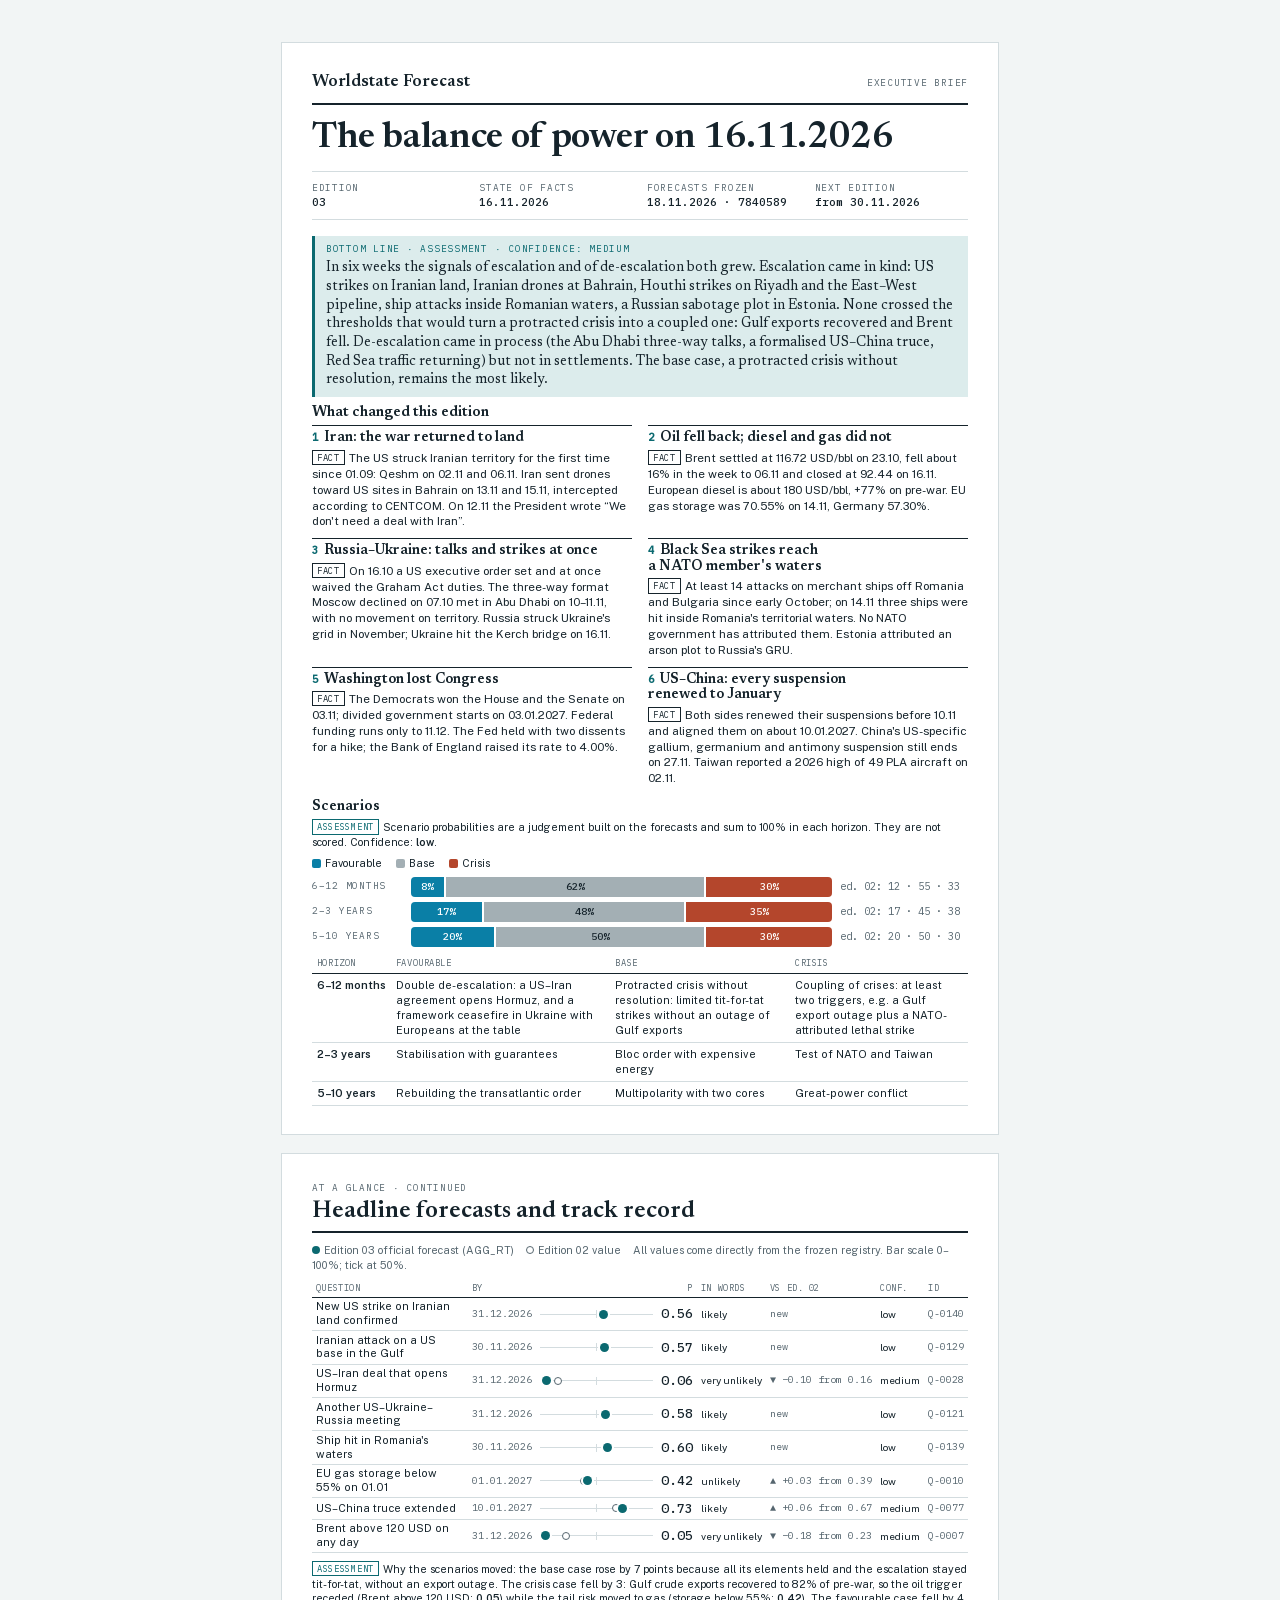
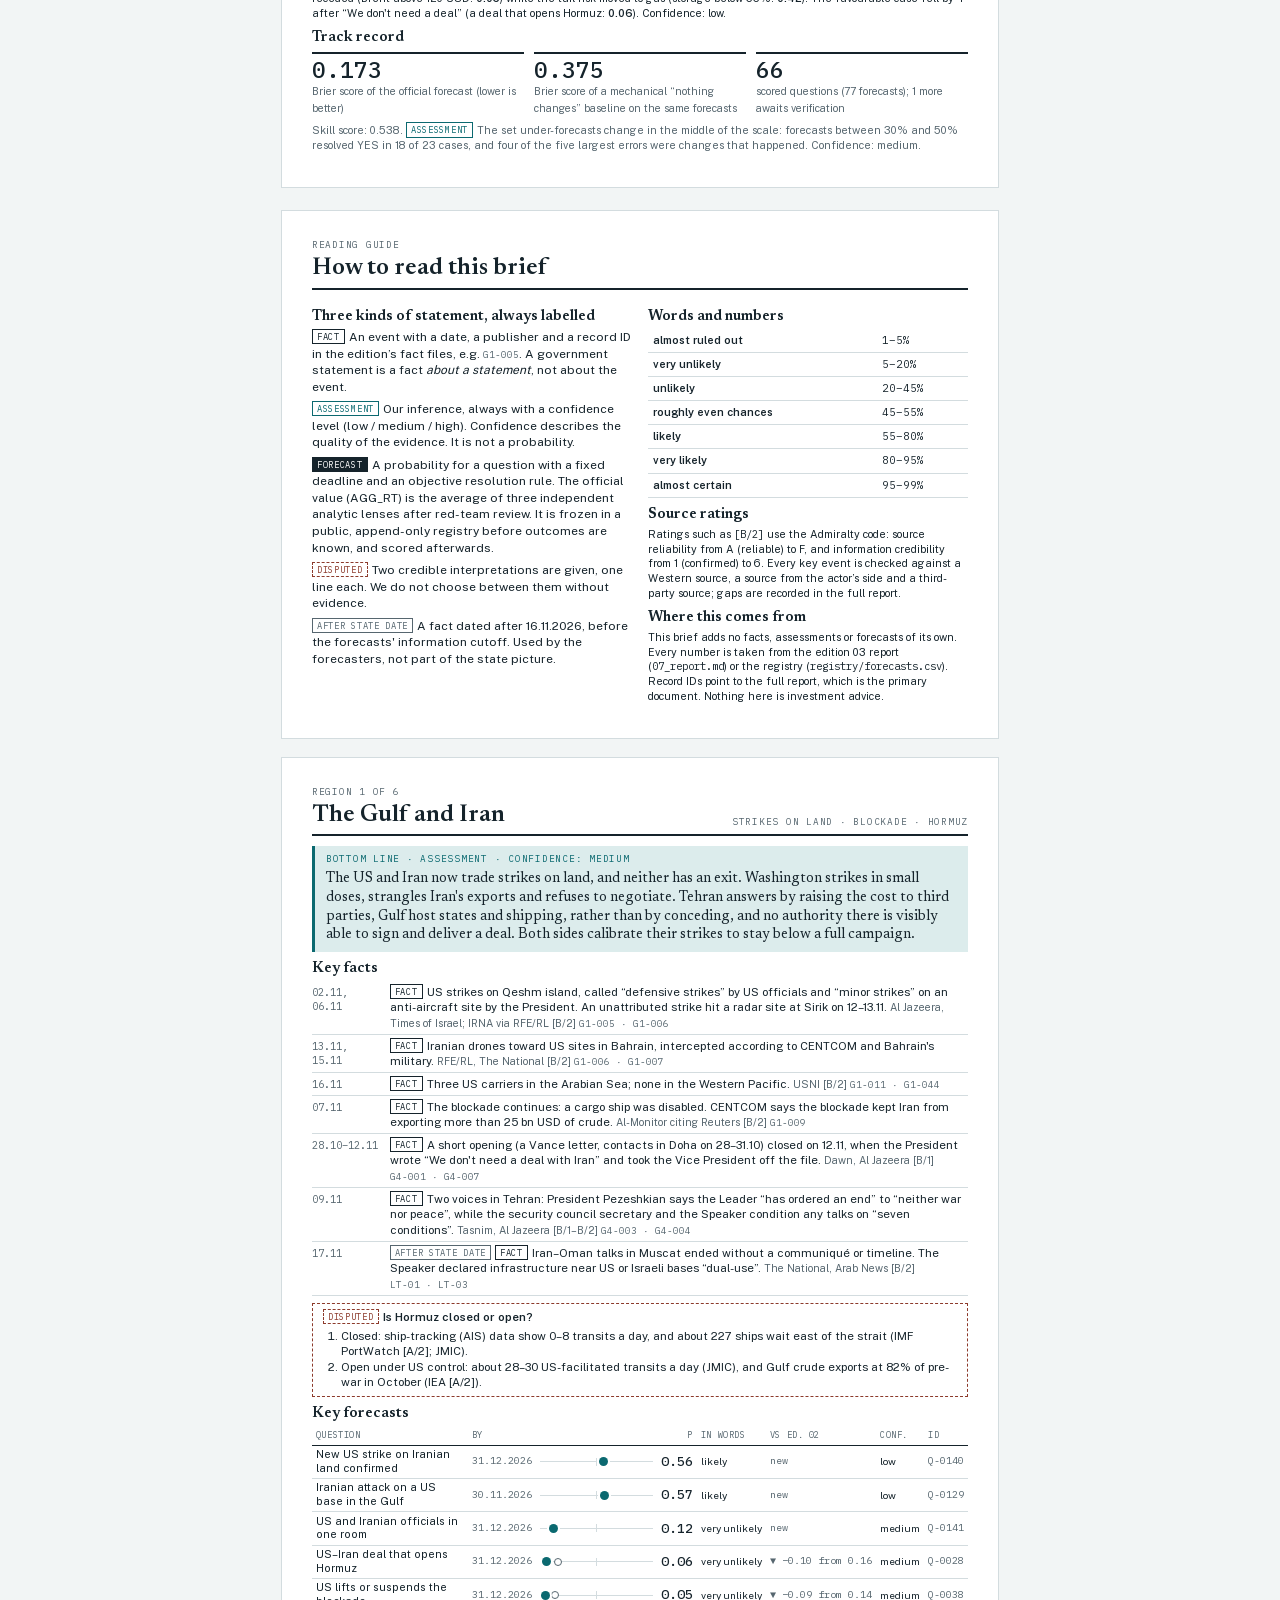
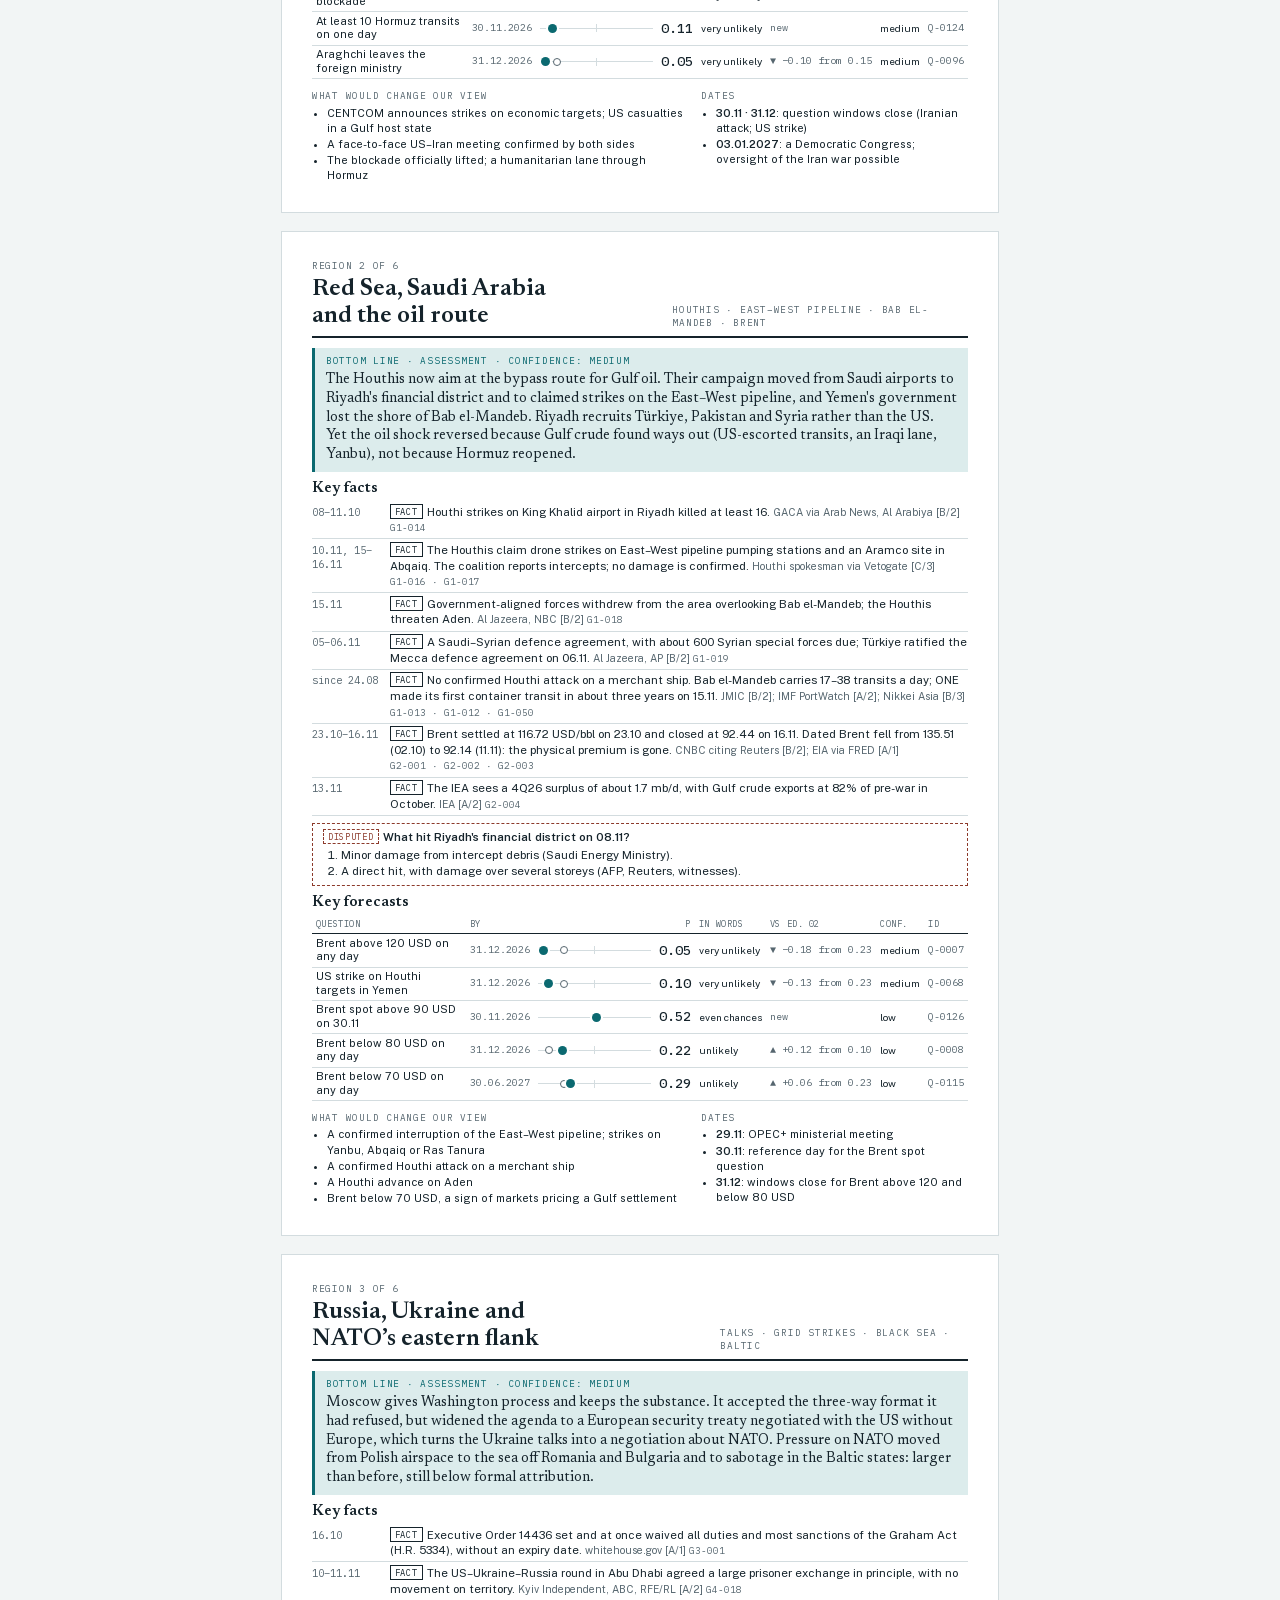
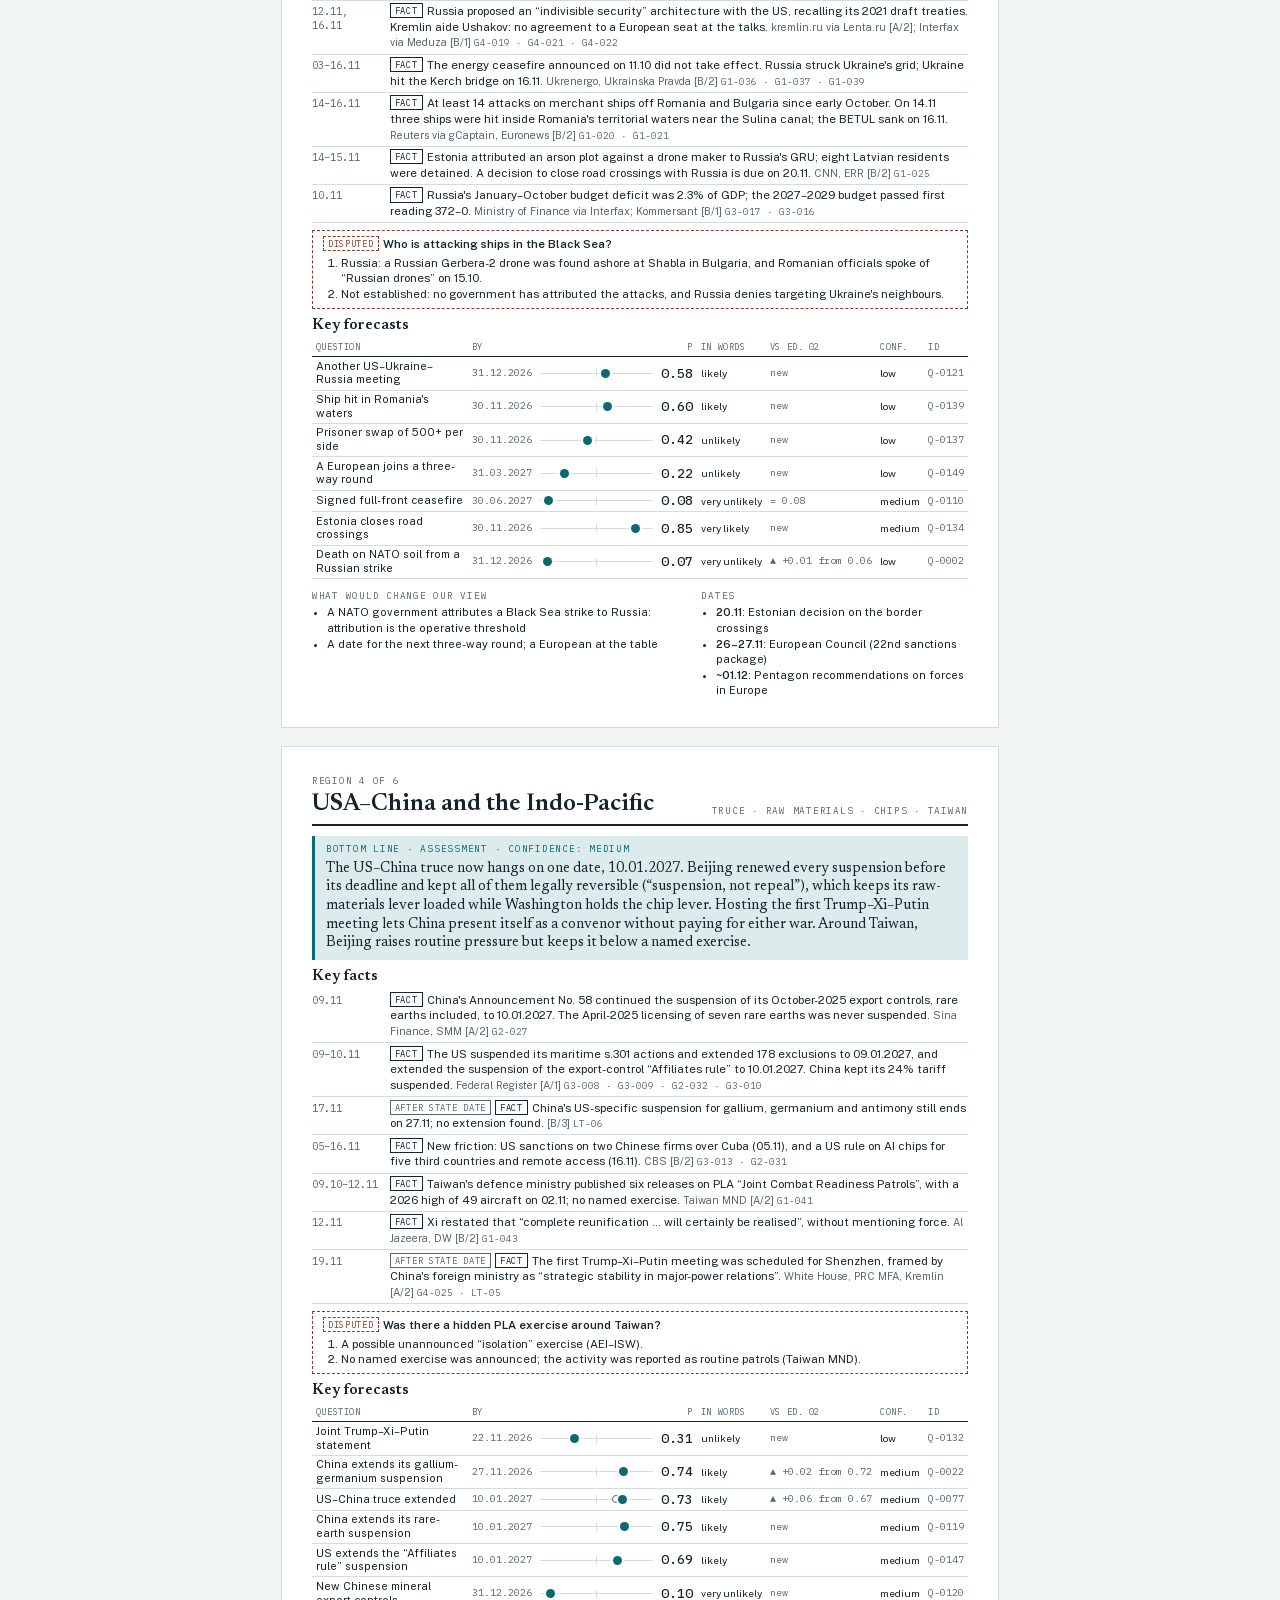
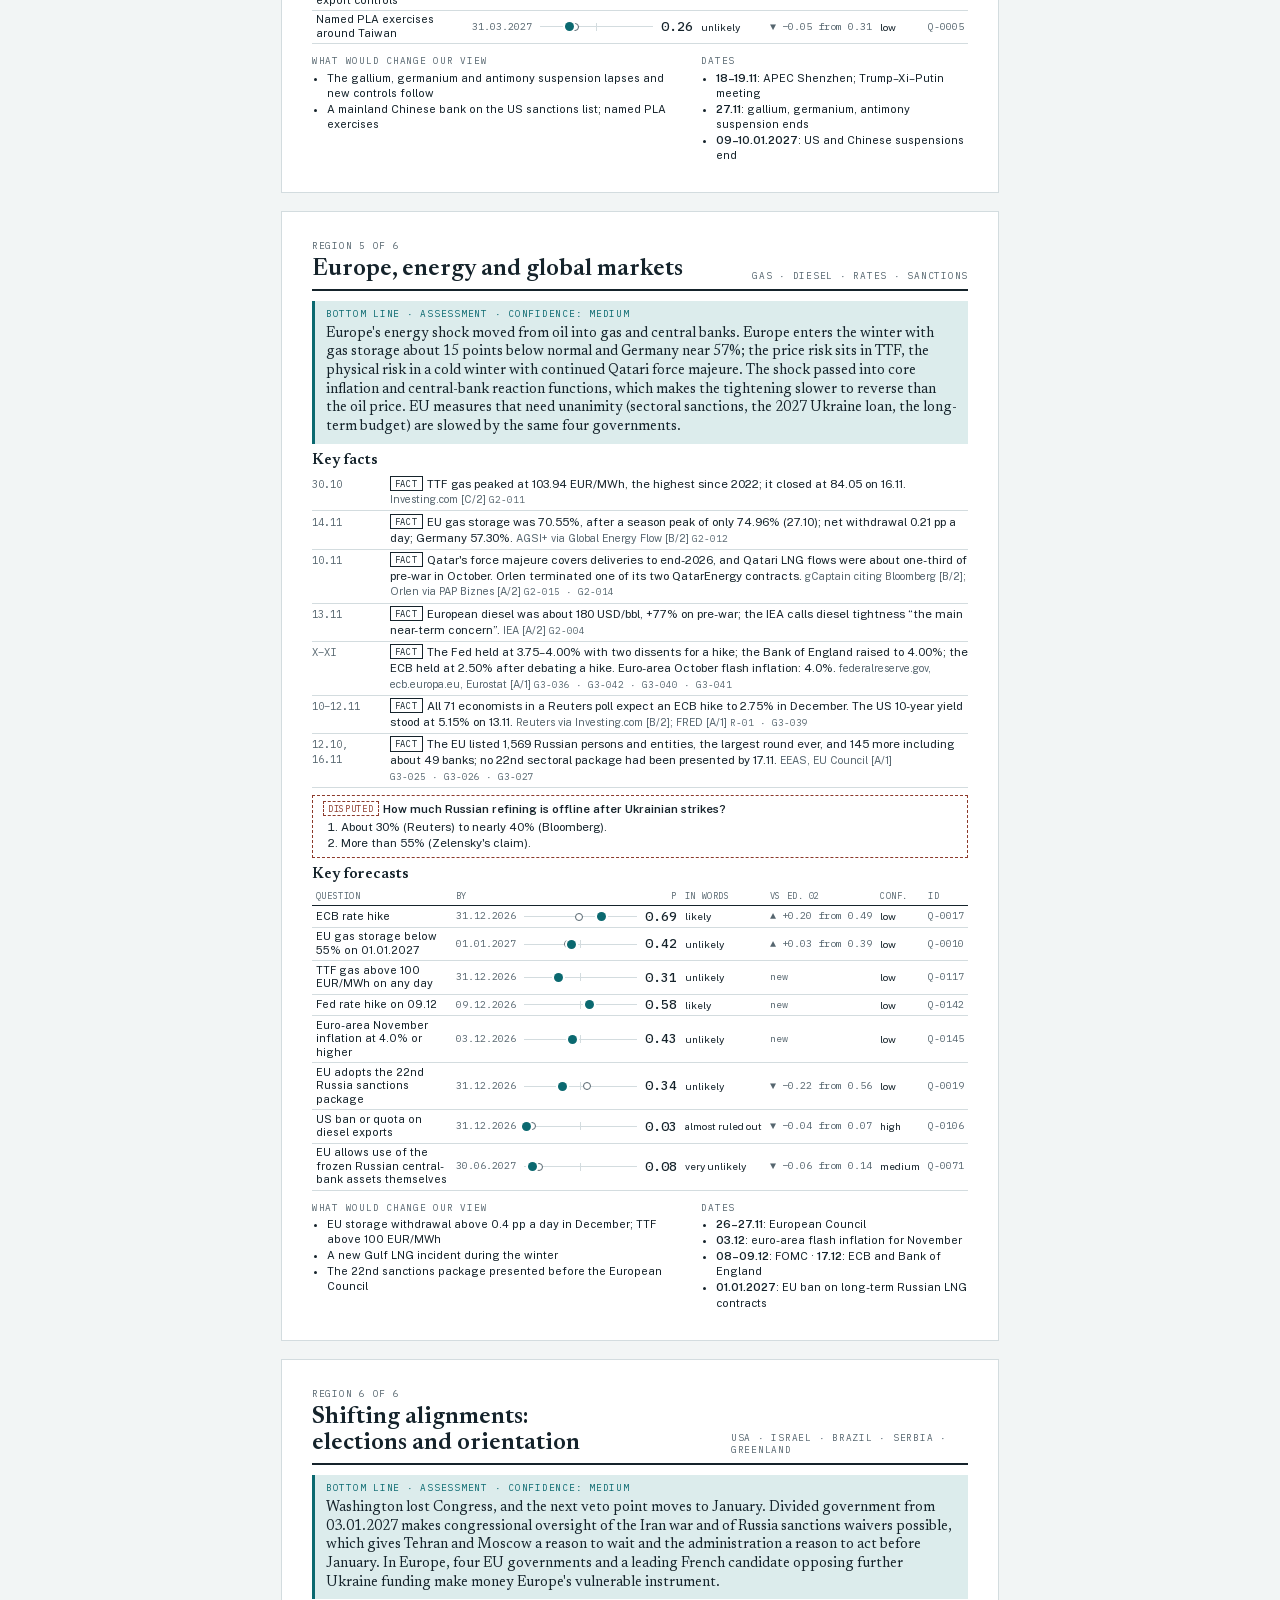
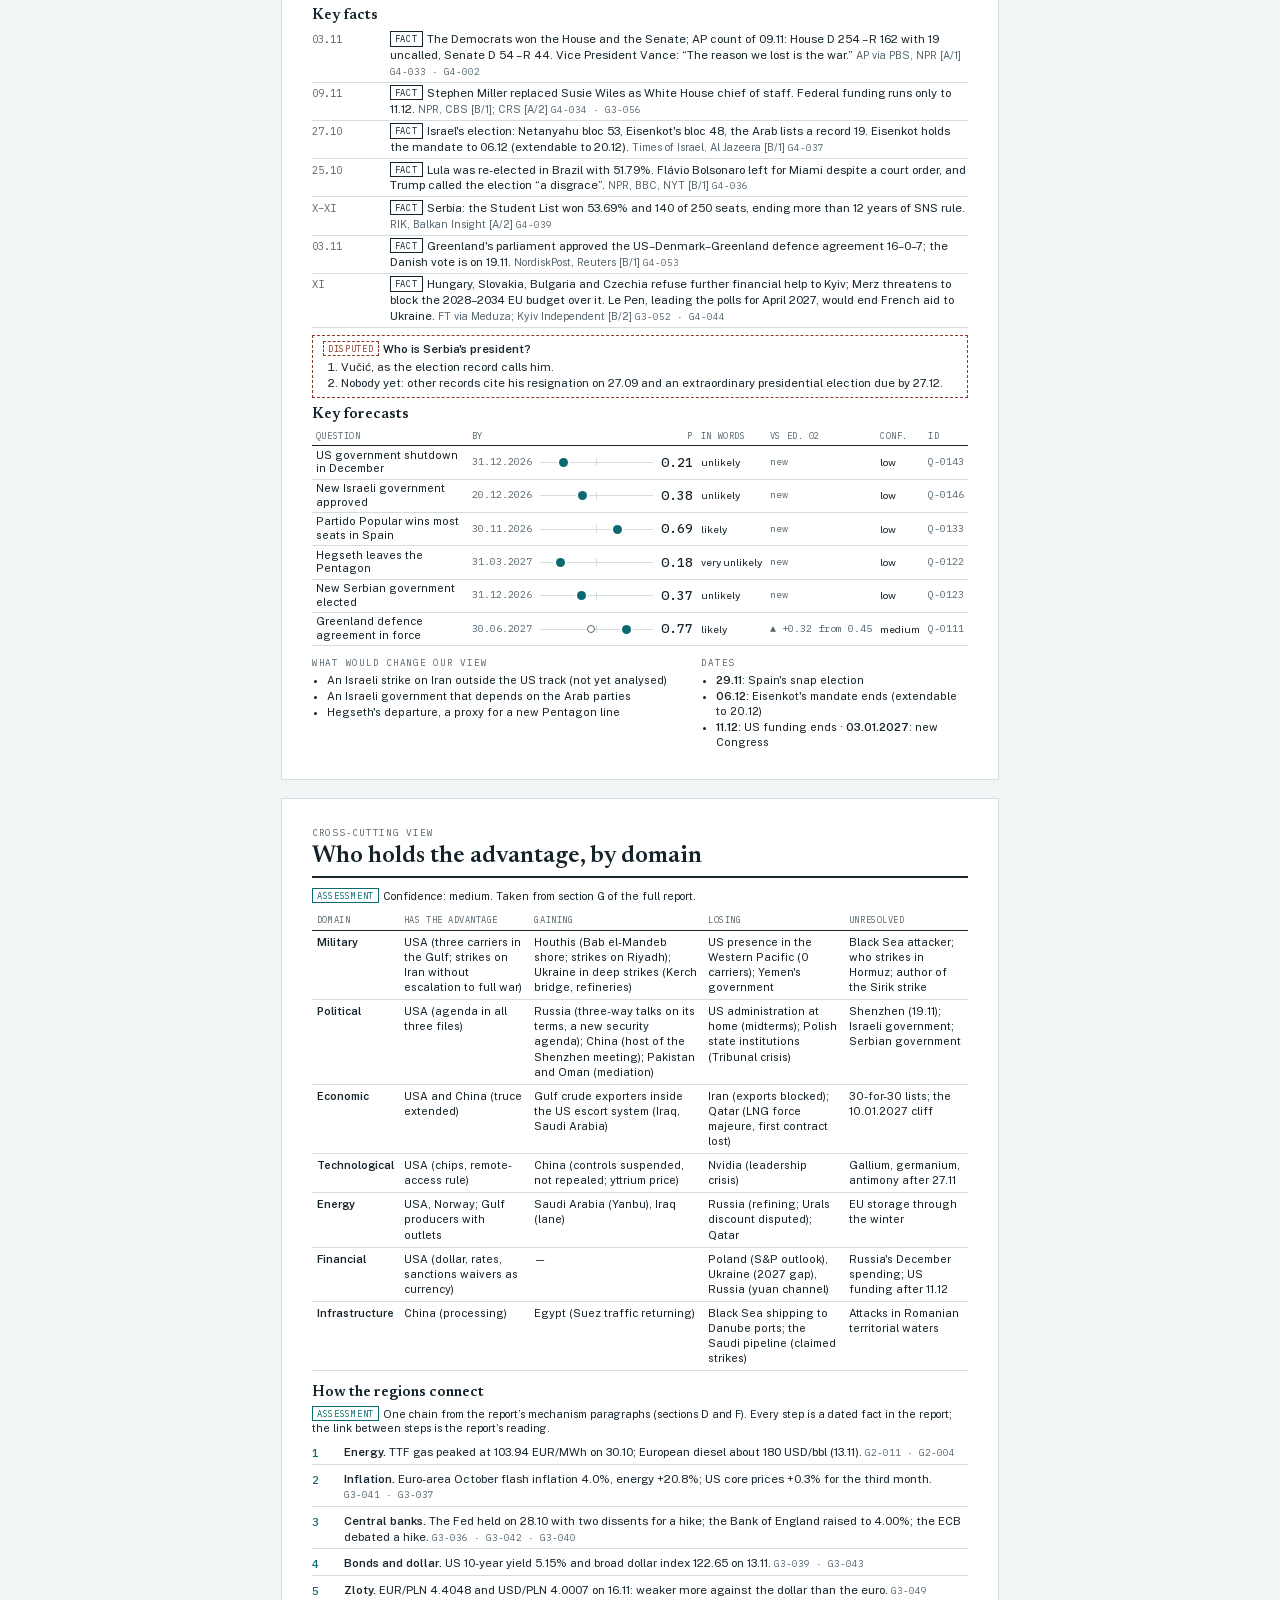
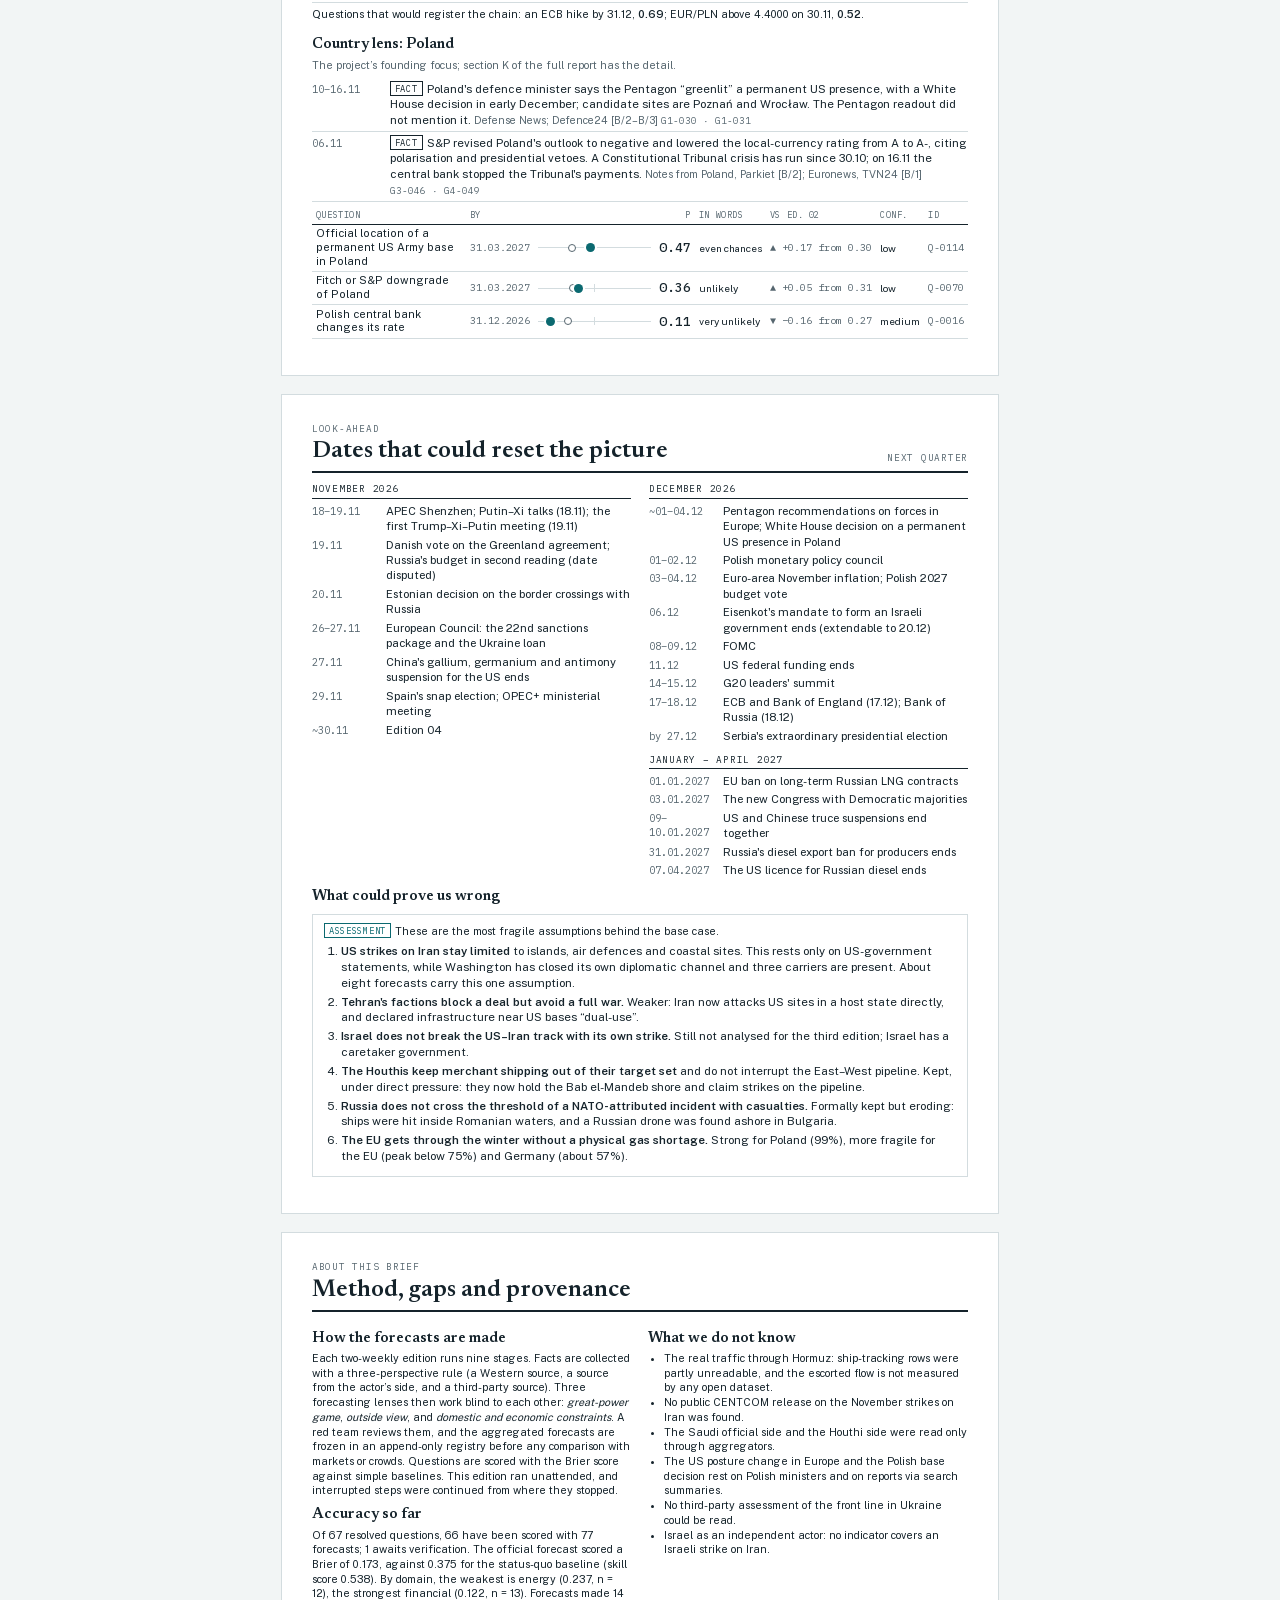
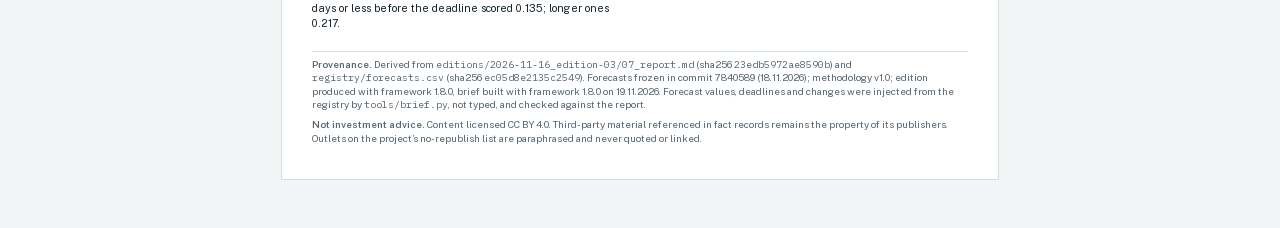
<file: docs/briefs/edition-03.html>
<!doctype html>
<html lang="en">
<head>
<meta charset="utf-8">
<meta name="viewport" content="width=device-width, initial-scale=1">
<title>Executive Brief · Edition 03</title>
<link rel="stylesheet" href="../fonts/fonts.css">
<style>
/* Executive brief: a derived, print-first view of the edition report. Same tokens as the public site. */
:root {
  --paper: #f2f5f5;
  --surface: #ffffff;
  --ink: #15232b;
  --muted: #56666f;
  --rule: #d3dcdf;
  --accent: #0b6970;
  --accent-soft: #dcecec;
  --stamp: #8c3a2b;
  --fav: #0a7fa6;
  --base: #a3afb4;
  --crisis: #b4462c;
  --font-display: "Newsreader", "Iowan Old Style", Georgia, serif;
  --font-body: "Public Sans", "Segoe UI", system-ui, sans-serif;
  --font-mono: "IBM Plex Mono", ui-monospace, "SFMono-Regular", Menlo, monospace;
}
@page {
  size: A4;
  margin: 12mm 14mm 15mm 14mm;
  @bottom-left { content: "Worldstate Forecast · Executive brief · Edition 03 · state 16.11.2026"; font-family: "IBM Plex Mono", monospace; font-size: 7pt; color: #56666f; }
  @bottom-right { content: counter(page) " / " counter(pages); font-family: "IBM Plex Mono", monospace; font-size: 7pt; color: #56666f; }
}
* { box-sizing: border-box; }
html { -webkit-print-color-adjust: exact; print-color-adjust: exact; }
body {
  margin: 0; background: var(--paper); color: var(--ink);
  font-family: var(--font-body); font-size: 9pt; line-height: 1.38;
  padding-inline: 16px;
}
.doc { max-width: 190mm; margin: 0 auto; padding-block: 24px 48px; }
@media print {
  body { background: var(--surface); padding: 0; }
  .doc { max-width: none; padding: 0; }
}
@media screen {
  .chapter { background: var(--surface); border: 1px solid var(--rule); padding: 28px 30px; margin-top: 18px; }
}
h1, h2, h3 { font-family: var(--font-display); font-weight: 600; line-height: 1.12; margin: 0; text-wrap: balance; }
h1 { font-size: 27pt; letter-spacing: -0.01em; }
h2 { font-size: 18pt; }
h3 { font-size: 11pt; margin: 9px 0 4px; }
p { margin: 0 0 6px; }
a { color: var(--accent); }
.mono, .num { font-family: var(--font-mono); font-variant-numeric: tabular-nums; }
.label { font-family: var(--font-mono); font-size: 7pt; letter-spacing: 0.08em; text-transform: uppercase; color: var(--muted); }
.muted { color: var(--muted); }
.small { font-size: 8pt; }

.chapter { break-before: page; }
.chapter.first { break-before: auto; }
.keep { break-inside: avoid; }

/* masthead */
.mast { display: flex; white-space: nowrap; justify-content: space-between; align-items: baseline; gap: 12px; flex-wrap: wrap; border-bottom: 2px solid var(--ink); padding-bottom: 8px; margin-bottom: 14px; }
.mast .brand { font-family: var(--font-display); font-size: 13pt; font-weight: 600; }
.draft { font-family: var(--font-mono); font-size: 7pt; letter-spacing: 0.12em; color: var(--stamp); border: 1.5px solid var(--stamp); padding: 2px 6px; }
.meta { display: grid; grid-template-columns: repeat(4, minmax(0, 1fr)); gap: 6px 14px; margin: 12px 0 16px; padding: 8px 0; border-block: 1px solid var(--rule); }
.meta div { font-size: 8pt; }
.meta b { display: block; font-family: var(--font-mono); font-weight: 500; font-size: 8.4pt; }

/* chapter head */
.chead { display: flex; justify-content: space-between; align-items: end; gap: 10px; border-bottom: 2px solid var(--ink); padding-bottom: 6px; margin-bottom: 10px; }
.chead .kicker { margin-bottom: 3px; }

/* bottom line */
.bl { background: var(--accent-soft); border-left: 3px solid var(--accent); padding: 7px 11px; margin: 6px 0 8px; }
.bl p { font-family: var(--font-display); font-size: 10.6pt; line-height: 1.32; margin: 0; }
.bl .label { color: var(--accent); margin-bottom: 4px; display: block; }

/* tags */
.tag { display: inline-block; font-family: var(--font-mono); font-size: 6.6pt; letter-spacing: 0.08em; padding: 0 4px; border: 1px solid var(--ink); vertical-align: 1px; margin-right: 4px; line-height: 1.5; }
.tag.as { border-color: var(--accent); color: var(--accent); }
.tag.disp { border-style: dashed; border-color: var(--stamp); color: var(--stamp); }
.tag.fc { background: var(--ink); color: var(--surface); }
.tag.after { border-color: var(--muted); color: var(--muted); }

/* fact lists */
ul.facts { list-style: none; padding: 0; margin: 0; }
ul.facts li { display: grid; grid-template-columns: 19mm minmax(0, 1fr); gap: 6px; padding: 2.5px 0; font-size: 8.5pt; border-bottom: 1px solid var(--rule); break-inside: avoid; }
ul.facts .d { font-family: var(--font-mono); font-size: 7.8pt; color: var(--muted); padding-top: 1px; }
.src { color: var(--muted); font-size: 7.8pt; }
.ref { font-family: var(--font-mono); font-size: 7pt; color: var(--muted); white-space: nowrap; }

.disputed { border: 1px dashed var(--stamp); padding: 5px 10px; margin: 7px 0; font-size: 8.5pt; break-inside: avoid; }
.disputed ol { margin: 3px 0 0; padding-left: 18px; }

/* two-column */
.cols { display: grid; grid-template-columns: minmax(0, 1fr) minmax(0, 1fr); gap: 16px; }

/* changes grid */
.changes { display: grid; grid-template-columns: minmax(0, 1fr) minmax(0, 1fr); gap: 8px 16px; counter-reset: ch; }
.changes > div { border-top: 1px solid var(--ink); padding-top: 5px; break-inside: avoid; }
.changes h3 { margin: 0 0 3px; font-size: 10.5pt; }
.changes h3::before { counter-increment: ch; content: counter(ch) " "; font-family: var(--font-mono); font-size: 8pt; color: var(--accent); }
.changes p { font-size: 8.6pt; margin: 0; }

/* forecast table */
table { border-collapse: collapse; width: 100%; }
table.fct { margin: 4px 0 8px; }
table.fct th { white-space: nowrap; text-align: left; font-family: var(--font-mono); font-size: 6.6pt; letter-spacing: 0.06em; text-transform: uppercase; color: var(--muted); font-weight: 400; border-bottom: 1px solid var(--ink); padding: 3px 4px; }
table.fct td { border-bottom: 1px solid var(--rule); padding: 2.5px 4px; vertical-align: middle; font-size: 8.2pt; line-height: 1.25; }
table.fct td:first-child { width: 40%; }
table.fct tr { break-inside: avoid; }
table.fct td.p { font-family: var(--font-mono); font-weight: 500; font-size: 9.4pt; text-align: right; white-space: nowrap; }
table.fct td.w, table.fct td.c, table.fct td.dl, table.fct td.id, table.fct td.ch { font-size: 7.6pt; white-space: nowrap; }
table.fct td.dl, table.fct td.id, table.fct td.ch { font-family: var(--font-mono); color: var(--muted); }
.track { position: relative; width: 30mm; height: 12px; }
.track::before { content: ""; position: absolute; left: 0; right: 0; top: 5.5px; height: 1px; background: var(--rule); }
.track .mid { position: absolute; left: 50%; top: 2px; width: 1px; height: 8px; background: var(--rule); }
.track .prev { position: absolute; top: 2px; width: 8px; height: 8px; margin-left: -4px; border: 1.5px solid var(--muted); border-radius: 50%; background: var(--surface); }
.track .now { position: absolute; top: 1.5px; width: 9px; height: 9px; margin-left: -4.5px; border-radius: 50%; background: var(--accent); box-shadow: 0 0 0 2px var(--surface); }
.legend-inline { display: inline-flex; align-items: center; gap: 4px; margin-right: 12px; }
.legend-inline i { display: inline-block; width: 8px; height: 8px; border-radius: 50%; }

/* watch & dates */
.watch { display: grid; grid-template-columns: minmax(0, 1.4fr) minmax(0, 1fr); gap: 16px; margin-top: 8px; break-inside: avoid; }
.watch ul { margin: 2px 0 0; padding-left: 15px; }
.watch li { margin-bottom: 1px; font-size: 8.2pt; }

/* scenarios */
.scen { margin: 6px 0 4px; }
.scen .row { display: grid; grid-template-columns: 24mm minmax(0, 1fr) 34mm; gap: 8px; align-items: center; margin: 5px 0; }
.scen .bar { display: flex; gap: 2px; height: 20px; }
.scen .seg { display: flex; align-items: center; justify-content: center; font-family: var(--font-mono); font-size: 7.6pt; font-weight: 500; }
.scen .seg:first-child { border-radius: 4px 0 0 4px; }
.scen .seg:last-child { border-radius: 0 4px 4px 0; }
.seg.fav { background: var(--fav); color: #fff; }
.seg.base { background: var(--base); color: var(--ink); }
.seg.crisis { background: var(--crisis); color: #fff; }
.key { display: flex; gap: 14px; flex-wrap: wrap; font-size: 8pt; margin-bottom: 4px; }
.key span::before { content: ""; display: inline-block; width: 9px; height: 9px; border-radius: 2px; margin-right: 4px; vertical-align: -1px; background: var(--c); }

/* stat tiles */
.tiles { display: grid; grid-template-columns: repeat(3, minmax(0, 1fr)); gap: 10px; margin: 6px 0; }
.tile { border-top: 2px solid var(--ink); padding-top: 4px; }
.tile b { display: block; font-family: var(--font-mono); font-size: 17pt; font-weight: 500; line-height: 1.1; }
.tile span { font-size: 7.8pt; color: var(--muted); }

table.grid td, table.grid th { border-bottom: 1px solid var(--rule); padding: 4px 5px; vertical-align: top; font-size: 8.2pt; text-align: left; }
table.grid th { font-family: var(--font-mono); font-size: 6.6pt; letter-spacing: 0.06em; text-transform: uppercase; color: var(--muted); font-weight: 400; border-bottom: 1px solid var(--ink); }
table.grid td:first-child { font-weight: 600; white-space: nowrap; }

.cal { columns: 2; column-gap: 18px; }
.cal .m { break-inside: avoid; margin-bottom: 8px; }
.cal .m > .label { display: block; border-bottom: 1px solid var(--ink); padding-bottom: 2px; margin-bottom: 3px; color: var(--ink); }
.cal div.e { display: grid; grid-template-columns: 18mm minmax(0, 1fr); gap: 6px; font-size: 8.4pt; padding: 1.5px 0; }
.cal div.e .d { font-family: var(--font-mono); font-size: 7.8pt; color: var(--muted); }

.box { border: 1px solid var(--rule); padding: 8px 11px; margin: 8px 0; break-inside: avoid; }
.box ol, .box ul { margin: 3px 0 0; padding-left: 17px; }
.box li { margin-bottom: 3px; font-size: 8.6pt; }
.foot { border-top: 1px solid var(--rule); margin-top: 14px; padding-top: 6px; font-size: 7.4pt; color: var(--muted); }

/* cross-link chain */
ol.chain { list-style: none; counter-reset: st; padding: 0; margin: 6px 0 4px; display: grid; gap: 4px; }
ol.chain li { counter-increment: st; display: grid; grid-template-columns: 7mm minmax(0, 1fr); gap: 6px; font-size: 8.5pt; padding: 3px 0; border-bottom: 1px solid var(--rule); }
ol.chain li::before { content: counter(st); font-family: var(--font-mono); color: var(--accent); font-weight: 500; }

@media (max-width: 640px) {
  .meta, .cols, .changes, .watch, .tiles { grid-template-columns: minmax(0, 1fr); }
  .cal { columns: 1; }
  .chapter { padding: 18px 14px; }
  table.fct td.dl, table.fct th.dl, table.fct td.c, table.fct th.c, table.fct td.id, table.fct th.id { display: none; }
  .scen .row { grid-template-columns: minmax(0, 1fr); }
}
</style>
</head>
<body>
<main class="doc">
<!-- ============ PAGE 1: AT A GLANCE ============ -->
<section class="chapter first">
  <div class="mast">
    <span class="brand">Worldstate Forecast</span>
    <span class="label">Executive brief</span>
  </div>
  <h1>The balance of power on 16.11.2026</h1>
  <div class="meta">
    <div><span class="label">Edition</span><b>03</b></div>
    <div><span class="label">State of facts</span><b>16.11.2026</b></div>
    <div><span class="label">Forecasts frozen</span><b>18.11.2026 · 7840589</b></div>
    <div><span class="label">Next edition</span><b>from 30.11.2026</b></div>
  </div>

  <div class="bl">
    <span class="label">Bottom line · Assessment · confidence: medium</span>
    <p>In six weeks the signals of escalation and of de-escalation both grew. Escalation came in kind: US strikes on Iranian land, Iranian drones at Bahrain, Houthi strikes on Riyadh and the East–West pipeline, ship attacks inside Romanian waters, a Russian sabotage plot in Estonia. None crossed the thresholds that would turn a protracted crisis into a coupled one: Gulf exports recovered and Brent fell. De-escalation came in process (the Abu Dhabi three-way talks, a formalised US–China truce, Red Sea traffic returning) but not in settlements. The base case, a protracted crisis without resolution, remains the most likely.</p>
  </div>

  <h3 style="margin-top:4px">What changed this edition</h3>
  <div class="changes">
    <div>
      <h3>Iran: the war returned to land</h3>
      <p><span class="tag">FACT</span>The US struck Iranian territory for the first time since 01.09: Qeshm on 02.11 and 06.11. Iran sent drones toward US sites in Bahrain on 13.11 and 15.11, intercepted according to CENTCOM. On 12.11 the President wrote “We don't need a deal with Iran”.</p>
    </div>
    <div>
      <h3>Oil fell back; diesel and gas did not</h3>
      <p><span class="tag">FACT</span>Brent settled at 116.72 USD/bbl on 23.10, fell about 16% in the week to 06.11 and closed at 92.44 on 16.11. European diesel is about 180 USD/bbl, +77% on pre-war. EU gas storage was 70.55% on 14.11, Germany 57.30%.</p>
    </div>
    <div>
      <h3>Russia–Ukraine: talks and strikes at once</h3>
      <p><span class="tag">FACT</span>On 16.10 a US executive order set and at once waived the Graham Act duties. The three-way format Moscow declined on 07.10 met in Abu Dhabi on 10–11.11, with no movement on territory. Russia struck Ukraine's grid in November; Ukraine hit the Kerch bridge on 16.11.</p>
    </div>
    <div>
      <h3>Black Sea strikes reach a NATO member's waters</h3>
      <p><span class="tag">FACT</span>At least 14 attacks on merchant ships off Romania and Bulgaria since early October; on 14.11 three ships were hit inside Romania's territorial waters. No NATO government has attributed them. Estonia attributed an arson plot to Russia's GRU.</p>
    </div>
    <div>
      <h3>Washington lost Congress</h3>
      <p><span class="tag">FACT</span>The Democrats won the House and the Senate on 03.11; divided government starts on 03.01.2027. Federal funding runs only to 11.12. The Fed held with two dissents for a hike; the Bank of England raised its rate to 4.00%.</p>
    </div>
    <div>
      <h3>US–China: every suspension renewed to January</h3>
      <p><span class="tag">FACT</span>Both sides renewed their suspensions before 10.11 and aligned them on about 10.01.2027. China's US-specific gallium, germanium and antimony suspension still ends on 27.11. Taiwan reported a 2026 high of 49 PLA aircraft on 02.11.</p>
    </div>
  </div>
  <h3 style="margin-top:12px">Scenarios</h3>
  <p class="small"><span class="tag as">ASSESSMENT</span>Scenario probabilities are a judgement built on the forecasts and sum to 100% in each horizon. They are not scored. Confidence: <b>low</b>.</p>
  <div class="key"><span style="--c:var(--fav)">Favourable</span><span style="--c:var(--base)">Base</span><span style="--c:var(--crisis)">Crisis</span></div>
  <div class="scen keep">
    <div class="row" data-scen="6–12 months"><span class="label">6–12 months</span>
      <div class="bar"><div class="seg fav" style="flex:8" title="Favourable — Double de-escalation: 8%">8%</div><div class="seg base" style="flex:62" title="Base — Protracted crisis without resolution: 62%">62%</div><div class="seg crisis" style="flex:30" title="Crisis — Coupling of crises: 30%">30%</div></div>
      <span class="small muted mono" style="white-space:nowrap">ed. 02: 12 · 55 · 33</span></div>
    <div class="row" data-scen="2–3 years"><span class="label">2–3 years</span>
      <div class="bar"><div class="seg fav" style="flex:17" title="Favourable — Stabilisation with guarantees: 17%">17%</div><div class="seg base" style="flex:48" title="Base — Bloc order with expensive energy: 48%">48%</div><div class="seg crisis" style="flex:35" title="Crisis — Test of NATO and Taiwan: 35%">35%</div></div>
      <span class="small muted mono" style="white-space:nowrap">ed. 02: 17 · 45 · 38</span></div>
    <div class="row" data-scen="5–10 years"><span class="label">5–10 years</span>
      <div class="bar"><div class="seg fav" style="flex:20" title="Favourable — Rebuilding the transatlantic order: 20%">20%</div><div class="seg base" style="flex:50" title="Base — Multipolarity with two cores: 50%">50%</div><div class="seg crisis" style="flex:30" title="Crisis — Great-power conflict: 30%">30%</div></div>
      <span class="small muted mono" style="white-space:nowrap">ed. 02: 20 · 50 · 30</span></div>
  </div>
  <table class="grid keep" style="margin-top:6px">
    <thead><tr><th>Horizon</th><th>Favourable</th><th>Base</th><th>Crisis</th></tr></thead>
    <tbody>
      <tr><td>6–12 months</td><td>Double de-escalation: a US–Iran agreement opens Hormuz, and a framework ceasefire in Ukraine with Europeans at the table</td><td>Protracted crisis without resolution: limited tit-for-tat strikes without an outage of Gulf exports</td><td>Coupling of crises: at least two triggers, e.g. a Gulf export outage plus a NATO-attributed lethal strike</td></tr>
      <tr><td>2–3 years</td><td>Stabilisation with guarantees</td><td>Bloc order with expensive energy</td><td>Test of NATO and Taiwan</td></tr>
      <tr><td>5–10 years</td><td>Rebuilding the transatlantic order</td><td>Multipolarity with two cores</td><td>Great-power conflict</td></tr>
    </tbody>
  </table>
</section>

<!-- ============ PAGE 2: HEADLINE FORECASTS, SCENARIOS, TRACK RECORD ============ -->
<section class="chapter">
  <div class="chead"><div><div class="label kicker">At a glance · continued</div><h2>Headline forecasts and track record</h2></div></div>

  <p class="small muted"><span class="legend-inline"><i style="background:var(--accent)"></i>Edition 03 official forecast (AGG_RT)</span><span class="legend-inline"><i style="border:1.5px solid var(--muted)"></i>Edition 02 value</span>All values come directly from the frozen registry. Bar scale 0–100%; tick at 50%.</p>
  <table class="fct" data-card="headline">
    <thead><tr><th>Question</th><th class="dl">By</th><th></th><th style="text-align:right">P</th><th>In words</th><th>vs ed. 02</th><th class="c">Conf.</th><th class="id">ID</th></tr></thead>
    <tbody>
      <tr data-q="Q-0140" data-p="0.56" title="Will the US government confirm on the record a US strike on Iranian land territory (including islands) carried out between 18.11 and 31.12.2026?"><td>New US strike on Iranian land confirmed</td><td class="dl">31.12.2026</td><td><div class="track" aria-hidden="true"><span class="mid"></span><span class="now" style="left:56.0%"></span></div></td><td class="p">0.56</td><td class="w">likely</td><td class="ch">new</td><td class="c">low</td><td class="id">Q-0140</td></tr>
      <tr data-q="Q-0129" data-p="0.57" title="Will CENTCOM or the government of a Gulf Cooperation Council state confirm an Iranian drone or missile attack on a US military installation on that state&#x27;s territory between 18.11 and 30.11.2026?"><td>Iranian attack on a US base in the Gulf</td><td class="dl">30.11.2026</td><td><div class="track" aria-hidden="true"><span class="mid"></span><span class="now" style="left:57.0%"></span></div></td><td class="p">0.57</td><td class="w">likely</td><td class="ch">new</td><td class="c">low</td><td class="id">Q-0129</td></tr>
      <tr data-q="Q-0028" data-p="0.06" title="Will the USA and Iran announce by 31.12.2026 the conclusion of an agreement (framework, interim or final) that includes the opening of the Strait of Hormuz?"><td>US–Iran deal that opens Hormuz</td><td class="dl">31.12.2026</td><td><div class="track" aria-hidden="true"><span class="mid"></span><span class="prev" style="left:16.0%"></span><span class="now" style="left:6.0%"></span></div></td><td class="p">0.06</td><td class="w">very unlikely</td><td class="ch">▼ −0.10 <span class="muted">from 0.16</span></td><td class="c">medium</td><td class="id">Q-0028</td></tr>
      <tr data-q="Q-0121" data-p="0.58" title="Will another meeting of government delegations of the USA, Ukraine and Russia take place between 18.11 and 31.12.2026?"><td>Another US–Ukraine–Russia meeting</td><td class="dl">31.12.2026</td><td><div class="track" aria-hidden="true"><span class="mid"></span><span class="now" style="left:58.0%"></span></div></td><td class="p">0.58</td><td class="w">likely</td><td class="ch">new</td><td class="c">low</td><td class="id">Q-0121</td></tr>
      <tr data-q="Q-0139" data-p="0.60" title="Will Romanian authorities report a merchant vessel hit by a drone, uncrewed surface vessel or missile in Romania&#x27;s territorial sea or exclusive economic zone between 18.11 and 30.11.2026?"><td>Ship hit in Romania's waters</td><td class="dl">30.11.2026</td><td><div class="track" aria-hidden="true"><span class="mid"></span><span class="now" style="left:60.0%"></span></div></td><td class="p">0.60</td><td class="w">likely</td><td class="ch">new</td><td class="c">low</td><td class="id">Q-0139</td></tr>
      <tr data-q="Q-0010" data-p="0.42" title="Will EU gas storage fill per GIE AGSI+ on gas day 01.01.2027 be below 55.0%?"><td>EU gas storage below 55% on 01.01</td><td class="dl">01.01.2027</td><td><div class="track" aria-hidden="true"><span class="mid"></span><span class="prev" style="left:39.0%"></span><span class="now" style="left:42.0%"></span></div></td><td class="p">0.42</td><td class="w">unlikely</td><td class="ch">▲ +0.03 <span class="muted">from 0.39</span></td><td class="c">low</td><td class="id">Q-0010</td></tr>
      <tr data-q="Q-0077" data-p="0.73" title="Will the governments of the USA and the PRC both announce by 10.01.2027 an extension of the trade truce beyond 10.01.2027 or a new trade agreement replacing it?"><td>US–China truce extended</td><td class="dl">10.01.2027</td><td><div class="track" aria-hidden="true"><span class="mid"></span><span class="prev" style="left:67.0%"></span><span class="now" style="left:73.0%"></span></div></td><td class="p">0.73</td><td class="w">likely</td><td class="ch">▲ +0.06 <span class="muted">from 0.67</span></td><td class="c">medium</td><td class="id">Q-0077</td></tr>
      <tr data-q="Q-0007" data-p="0.05" title="Will the settlement price of the ICE Brent front-month contract exceed 120 USD/bbl on any trading day between 24.09 and 31.12.2026?"><td>Brent above 120 USD on any day</td><td class="dl">31.12.2026</td><td><div class="track" aria-hidden="true"><span class="mid"></span><span class="prev" style="left:23.0%"></span><span class="now" style="left:5.0%"></span></div></td><td class="p">0.05</td><td class="w">very unlikely</td><td class="ch">▼ −0.18 <span class="muted">from 0.23</span></td><td class="c">medium</td><td class="id">Q-0007</td></tr>
    </tbody>
  </table>
  <p class="small"><span class="tag as">ASSESSMENT</span>Why the scenarios moved: the base case rose by 7 points because all its elements held and the escalation stayed tit-for-tat, without an export outage. The crisis case fell by 3: Gulf crude exports recovered to 82% of pre-war, so the oil trigger receded (Brent above 120 USD: <b class="pv" data-q="Q-0007" data-p="0.05">0.05</b>) while the tail risk moved to gas (storage below 55%: <b class="pv" data-q="Q-0010" data-p="0.42">0.42</b>). The favourable case fell by 4 after “We don't need a deal” (a deal that opens Hormuz: <b class="pv" data-q="Q-0028" data-p="0.06">0.06</b>). Confidence: low.</p>

  <h3>Track record</h3>
  <div class="tiles" data-check="track">
    <div class="tile"><b>0.173</b><span>Brier score of the official forecast (lower is better)</span></div>
    <div class="tile"><b>0.375</b><span>Brier score of a mechanical “nothing changes” baseline on the same forecasts</span></div>
    <div class="tile"><b>66</b><span>scored questions (77 forecasts); 1 more awaits verification</span></div>
  </div>
  <p class="small muted">Skill score: 0.538. <span class="tag as">ASSESSMENT</span>The set under-forecasts change in the middle of the scale: forecasts between 30% and 50% resolved YES in 18 of 23 cases, and four of the five largest errors were changes that happened. Confidence: medium.</p>
</section>

<!-- ============ HOW TO READ ============ -->
<section class="chapter" style="break-before:auto;margin-top:22px">
  <div class="chead"><div><div class="label kicker">Reading guide</div><h2>How to read this brief</h2></div></div>
  <div class="cols">
    <div>
      <h3>Three kinds of statement, always labelled</h3>
      <p><span class="tag">FACT</span>An event with a date, a publisher and a record ID in the edition’s fact files, e.g. <span class="ref">G1-005</span>. A government statement is a fact <i>about a statement</i>, not about the event.</p>
      <p><span class="tag as">ASSESSMENT</span>Our inference, always with a confidence level (low / medium / high). Confidence describes the quality of the evidence. It is not a probability.</p>
      <p><span class="tag fc">FORECAST</span>A probability for a question with a fixed deadline and an objective resolution rule. The official value (AGG_RT) is the average of three independent analytic lenses after red-team review. It is frozen in a public, append-only registry before outcomes are known, and scored afterwards.</p>
      <p><span class="tag disp">DISPUTED</span>Two credible interpretations are given, one line each. We do not choose between them without evidence.</p>
      <p><span class="tag after">AFTER STATE DATE</span>A fact dated after 16.11.2026, before the forecasts' information cutoff. Used by the forecasters, not part of the state picture.</p>
    </div>
    <div>
      <h3>Words and numbers</h3>
      <table class="grid">
        <tbody>
          <tr><td>almost ruled out</td><td class="mono">1–5%</td></tr>
          <tr><td>very unlikely</td><td class="mono">5–20%</td></tr>
          <tr><td>unlikely</td><td class="mono">20–45%</td></tr>
          <tr><td>roughly even chances</td><td class="mono">45–55%</td></tr>
          <tr><td>likely</td><td class="mono">55–80%</td></tr>
          <tr><td>very likely</td><td class="mono">80–95%</td></tr>
          <tr><td>almost certain</td><td class="mono">95–99%</td></tr>
        </tbody>
      </table>
      <h3>Source ratings</h3>
      <p class="small">Ratings such as <span class="mono">[B/2]</span> use the Admiralty code: source reliability from A (reliable) to F, and information credibility from 1 (confirmed) to 6. Every key event is checked against a Western source, a source from the actor’s side and a third-party source; gaps are recorded in the full report.</p>
      <h3>Where this comes from</h3>
      <p class="small">This brief adds no facts, assessments or forecasts of its own. Every number is taken from the edition 03 report (<span class="mono">07_report.md</span>) or the registry (<span class="mono">registry/forecasts.csv</span>). Record IDs point to the full report, which is the primary document. Nothing here is investment advice.</p>
    </div>
  </div>
</section>

<!-- ============ REGION 1: GULF & IRAN ============ -->
<section class="chapter">
  <div class="chead"><div><div class="label kicker">Region 1 of 6</div><h2>The Gulf and Iran</h2></div><span class="label">Strikes on land · blockade · Hormuz</span></div>
  <div class="bl"><span class="label">Bottom line · Assessment · confidence: medium</span>
    <p>The US and Iran now trade strikes on land, and neither has an exit. Washington strikes in small doses, strangles Iran's exports and refuses to negotiate. Tehran answers by raising the cost to third parties, Gulf host states and shipping, rather than by conceding, and no authority there is visibly able to sign and deliver a deal. Both sides calibrate their strikes to stay below a full campaign.</p></div>
  <h3>Key facts</h3>
  <ul class="facts">
    <li><span class="d">02.11, 06.11</span><span><span class="tag">FACT</span>US strikes on Qeshm island, called “defensive strikes” by US officials and “minor strikes” on an anti-aircraft site by the President. An unattributed strike hit a radar site at Sirik on 12–13.11. <span class="src">Al Jazeera, Times of Israel; IRNA via RFE/RL [B/2]</span> <span class="ref">G1-005 · G1-006</span></span></li>
    <li><span class="d">13.11, 15.11</span><span><span class="tag">FACT</span>Iranian drones toward US sites in Bahrain, intercepted according to CENTCOM and Bahrain's military. <span class="src">RFE/RL, The National [B/2]</span> <span class="ref">G1-006 · G1-007</span></span></li>
    <li><span class="d">16.11</span><span><span class="tag">FACT</span>Three US carriers in the Arabian Sea; none in the Western Pacific. <span class="src">USNI [B/2]</span> <span class="ref">G1-011 · G1-044</span></span></li>
    <li><span class="d">07.11</span><span><span class="tag">FACT</span>The blockade continues: a cargo ship was disabled. CENTCOM says the blockade kept Iran from exporting more than 25 bn USD of crude. <span class="src">Al-Monitor citing Reuters [B/2]</span> <span class="ref">G1-009</span></span></li>
    <li><span class="d">28.10–12.11</span><span><span class="tag">FACT</span>A short opening (a Vance letter, contacts in Doha on 28–31.10) closed on 12.11, when the President wrote “We don't need a deal with Iran” and took the Vice President off the file. <span class="src">Dawn, Al Jazeera [B/1]</span> <span class="ref">G4-001 · G4-007</span></span></li>
    <li><span class="d">09.11</span><span><span class="tag">FACT</span>Two voices in Tehran: President Pezeshkian says the Leader “has ordered an end” to “neither war nor peace”, while the security council secretary and the Speaker condition any talks on “seven conditions”. <span class="src">Tasnim, Al Jazeera [B/1–B/2]</span> <span class="ref">G4-003 · G4-004</span></span></li>
    <li><span class="d">17.11</span><span><span class="tag after">AFTER STATE DATE</span><span class="tag">FACT</span>Iran–Oman talks in Muscat ended without a communiqué or timeline. The Speaker declared infrastructure near US or Israeli bases “dual-use”. <span class="src">The National, Arab News [B/2]</span> <span class="ref">LT-01 · LT-03</span></span></li>
  </ul>
  <div class="disputed"><span class="tag disp">DISPUTED</span><b>Is Hormuz closed or open?</b>
    <ol><li>Closed: ship-tracking (AIS) data show 0–8 transits a day, and about 227 ships wait east of the strait (IMF PortWatch [A/2]; JMIC).</li>
        <li>Open under US control: about 28–30 US-facilitated transits a day (JMIC), and Gulf crude exports at 82% of pre-war in October (IEA [A/2]).</li></ol></div>
  <h3>Key forecasts</h3>
  <table class="fct">
    <thead><tr><th>Question</th><th class="dl">By</th><th></th><th style="text-align:right">P</th><th>In words</th><th>vs ed. 02</th><th class="c">Conf.</th><th class="id">ID</th></tr></thead>
    <tbody>
      <tr data-q="Q-0140" data-p="0.56" title="Will the US government confirm on the record a US strike on Iranian land territory (including islands) carried out between 18.11 and 31.12.2026?"><td>New US strike on Iranian land confirmed</td><td class="dl">31.12.2026</td><td><div class="track" aria-hidden="true"><span class="mid"></span><span class="now" style="left:56.0%"></span></div></td><td class="p">0.56</td><td class="w">likely</td><td class="ch">new</td><td class="c">low</td><td class="id">Q-0140</td></tr>
      <tr data-q="Q-0129" data-p="0.57" title="Will CENTCOM or the government of a Gulf Cooperation Council state confirm an Iranian drone or missile attack on a US military installation on that state&#x27;s territory between 18.11 and 30.11.2026?"><td>Iranian attack on a US base in the Gulf</td><td class="dl">30.11.2026</td><td><div class="track" aria-hidden="true"><span class="mid"></span><span class="now" style="left:57.0%"></span></div></td><td class="p">0.57</td><td class="w">likely</td><td class="ch">new</td><td class="c">low</td><td class="id">Q-0129</td></tr>
      <tr data-q="Q-0141" data-p="0.12" title="Will representatives of the US and Iranian governments meet in person in the same room between 18.11 and 31.12.2026?"><td>US and Iranian officials in one room</td><td class="dl">31.12.2026</td><td><div class="track" aria-hidden="true"><span class="mid"></span><span class="now" style="left:12.0%"></span></div></td><td class="p">0.12</td><td class="w">very unlikely</td><td class="ch">new</td><td class="c">medium</td><td class="id">Q-0141</td></tr>
      <tr data-q="Q-0028" data-p="0.06" title="Will the USA and Iran announce by 31.12.2026 the conclusion of an agreement (framework, interim or final) that includes the opening of the Strait of Hormuz?"><td>US–Iran deal that opens Hormuz</td><td class="dl">31.12.2026</td><td><div class="track" aria-hidden="true"><span class="mid"></span><span class="prev" style="left:16.0%"></span><span class="now" style="left:6.0%"></span></div></td><td class="p">0.06</td><td class="w">very unlikely</td><td class="ch">▼ −0.10 <span class="muted">from 0.16</span></td><td class="c">medium</td><td class="id">Q-0028</td></tr>
      <tr data-q="Q-0038" data-p="0.05" title="Will the USA officially lift or suspend the naval blockade of Iranian ports by 31.12.2026?"><td>US lifts or suspends the blockade</td><td class="dl">31.12.2026</td><td><div class="track" aria-hidden="true"><span class="mid"></span><span class="prev" style="left:14.0%"></span><span class="now" style="left:5.0%"></span></div></td><td class="p">0.05</td><td class="w">very unlikely</td><td class="ch">▼ −0.09 <span class="muted">from 0.14</span></td><td class="c">medium</td><td class="id">Q-0038</td></tr>
      <tr data-q="Q-0124" data-p="0.11" title="Will IMF PortWatch record at least 10 transits through the Strait of Hormuz on any single day between 18.11 and 30.11.2026?"><td>At least 10 Hormuz transits on one day</td><td class="dl">30.11.2026</td><td><div class="track" aria-hidden="true"><span class="mid"></span><span class="now" style="left:11.0%"></span></div></td><td class="p">0.11</td><td class="w">very unlikely</td><td class="ch">new</td><td class="c">medium</td><td class="id">Q-0124</td></tr>
      <tr data-q="Q-0096" data-p="0.05" title="Will Abbas Araghchi cease to be Iran&#x27;s foreign minister by 31.12.2026?"><td>Araghchi leaves the foreign ministry</td><td class="dl">31.12.2026</td><td><div class="track" aria-hidden="true"><span class="mid"></span><span class="prev" style="left:15.0%"></span><span class="now" style="left:5.0%"></span></div></td><td class="p">0.05</td><td class="w">very unlikely</td><td class="ch">▼ −0.10 <span class="muted">from 0.15</span></td><td class="c">medium</td><td class="id">Q-0096</td></tr>
    </tbody>
  </table>
  <div class="watch">
    <div><span class="label">What would change our view</span>
      <ul><li>CENTCOM announces strikes on economic targets; US casualties in a Gulf host state</li>
          <li>A face-to-face US–Iran meeting confirmed by both sides</li>
          <li>The blockade officially lifted; a humanitarian lane through Hormuz</li></ul></div>
    <div><span class="label">Dates</span>
      <ul><li><b>30.11 · 31.12</b>: question windows close (Iranian attack; US strike)</li>
          <li><b>03.01.2027</b>: a Democratic Congress; oversight of the Iran war possible</li></ul></div>
  </div>
</section>

<!-- ============ REGION 2: RED SEA / SAUDI / OIL ============ -->
<section class="chapter">
  <div class="chead"><div><div class="label kicker">Region 2 of 6</div><h2>Red Sea, Saudi Arabia and the oil route</h2></div><span class="label">Houthis · East–West pipeline · Bab el-Mandeb · Brent</span></div>
  <div class="bl"><span class="label">Bottom line · Assessment · confidence: medium</span>
    <p>The Houthis now aim at the bypass route for Gulf oil. Their campaign moved from Saudi airports to Riyadh's financial district and to claimed strikes on the East–West pipeline, and Yemen's government lost the shore of Bab el-Mandeb. Riyadh recruits Türkiye, Pakistan and Syria rather than the US. Yet the oil shock reversed because Gulf crude found ways out (US-escorted transits, an Iraqi lane, Yanbu), not because Hormuz reopened.</p></div>
  <h3>Key facts</h3>
  <ul class="facts">
    <li><span class="d">08–11.10</span><span><span class="tag">FACT</span>Houthi strikes on King Khalid airport in Riyadh killed at least 16. <span class="src">GACA via Arab News, Al Arabiya [B/2]</span> <span class="ref">G1-014</span></span></li>
    <li><span class="d">10.11, 15–16.11</span><span><span class="tag">FACT</span>The Houthis claim drone strikes on East–West pipeline pumping stations and an Aramco site in Abqaiq. The coalition reports intercepts; no damage is confirmed. <span class="src">Houthi spokesman via Vetogate [C/3]</span> <span class="ref">G1-016 · G1-017</span></span></li>
    <li><span class="d">15.11</span><span><span class="tag">FACT</span>Government-aligned forces withdrew from the area overlooking Bab el-Mandeb; the Houthis threaten Aden. <span class="src">Al Jazeera, NBC [B/2]</span> <span class="ref">G1-018</span></span></li>
    <li><span class="d">05–06.11</span><span><span class="tag">FACT</span>A Saudi–Syrian defence agreement, with about 600 Syrian special forces due; Türkiye ratified the Mecca defence agreement on 06.11. <span class="src">Al Jazeera, AP [B/2]</span> <span class="ref">G1-019</span></span></li>
    <li><span class="d">since 24.08</span><span><span class="tag">FACT</span>No confirmed Houthi attack on a merchant ship. Bab el-Mandeb carries 17–38 transits a day; ONE made its first container transit in about three years on 15.11. <span class="src">JMIC [B/2]; IMF PortWatch [A/2]; Nikkei Asia [B/3]</span> <span class="ref">G1-013 · G1-012 · G1-050</span></span></li>
    <li><span class="d">23.10–16.11</span><span><span class="tag">FACT</span>Brent settled at 116.72 USD/bbl on 23.10 and closed at 92.44 on 16.11. Dated Brent fell from 135.51 (02.10) to 92.14 (11.11): the physical premium is gone. <span class="src">CNBC citing Reuters [B/2]; EIA via FRED [A/1]</span> <span class="ref">G2-001 · G2-002 · G2-003</span></span></li>
    <li><span class="d">13.11</span><span><span class="tag">FACT</span>The IEA sees a 4Q26 surplus of about 1.7 mb/d, with Gulf crude exports at 82% of pre-war in October. <span class="src">IEA [A/2]</span> <span class="ref">G2-004</span></span></li>
  </ul>
  <div class="disputed"><span class="tag disp">DISPUTED</span><b>What hit Riyadh's financial district on 08.11?</b>
    <ol><li>Minor damage from intercept debris (Saudi Energy Ministry).</li>
        <li>A direct hit, with damage over several storeys (AFP, Reuters, witnesses).</li></ol></div>
  <h3>Key forecasts</h3>
  <table class="fct">
    <thead><tr><th>Question</th><th class="dl">By</th><th></th><th style="text-align:right">P</th><th>In words</th><th>vs ed. 02</th><th class="c">Conf.</th><th class="id">ID</th></tr></thead>
    <tbody>
      <tr data-q="Q-0007" data-p="0.05" title="Will the settlement price of the ICE Brent front-month contract exceed 120 USD/bbl on any trading day between 24.09 and 31.12.2026?"><td>Brent above 120 USD on any day</td><td class="dl">31.12.2026</td><td><div class="track" aria-hidden="true"><span class="mid"></span><span class="prev" style="left:23.0%"></span><span class="now" style="left:5.0%"></span></div></td><td class="p">0.05</td><td class="w">very unlikely</td><td class="ch">▼ −0.18 <span class="muted">from 0.23</span></td><td class="c">medium</td><td class="id">Q-0007</td></tr>
      <tr data-q="Q-0068" data-p="0.10" title="Will US forces carry out a strike on Houthi targets in Yemen by 31.12.2026?"><td>US strike on Houthi targets in Yemen</td><td class="dl">31.12.2026</td><td><div class="track" aria-hidden="true"><span class="mid"></span><span class="prev" style="left:23.0%"></span><span class="now" style="left:10.0%"></span></div></td><td class="p">0.10</td><td class="w">very unlikely</td><td class="ch">▼ −0.13 <span class="muted">from 0.23</span></td><td class="c">medium</td><td class="id">Q-0068</td></tr>
      <tr data-q="Q-0126" data-p="0.52" title="Will the EIA Europe Brent spot price (FRED DCOILBRENTEU) for 30.11.2026 be above 90.00 USD/bbl?"><td>Brent spot above 90 USD on 30.11</td><td class="dl">30.11.2026</td><td><div class="track" aria-hidden="true"><span class="mid"></span><span class="now" style="left:52.0%"></span></div></td><td class="p">0.52</td><td class="w">even chances</td><td class="ch">new</td><td class="c">low</td><td class="id">Q-0126</td></tr>
      <tr data-q="Q-0008" data-p="0.22" title="Will the settlement price of the ICE Brent front-month contract fall below 80 USD/bbl on any trading day between 24.09 and 31.12.2026?"><td>Brent below 80 USD on any day</td><td class="dl">31.12.2026</td><td><div class="track" aria-hidden="true"><span class="mid"></span><span class="prev" style="left:10.0%"></span><span class="now" style="left:22.0%"></span></div></td><td class="p">0.22</td><td class="w">unlikely</td><td class="ch">▲ +0.12 <span class="muted">from 0.10</span></td><td class="c">low</td><td class="id">Q-0008</td></tr>
      <tr data-q="Q-0115" data-p="0.29" title="Will the settlement price of the ICE Brent front-month contract fall below 70.00 USD/bbl on any trading day between 08.10.2026 and 30.06.2027?"><td>Brent below 70 USD on any day</td><td class="dl">30.06.2027</td><td><div class="track" aria-hidden="true"><span class="mid"></span><span class="prev" style="left:23.0%"></span><span class="now" style="left:29.0%"></span></div></td><td class="p">0.29</td><td class="w">unlikely</td><td class="ch">▲ +0.06 <span class="muted">from 0.23</span></td><td class="c">low</td><td class="id">Q-0115</td></tr>
    </tbody>
  </table>
  <div class="watch">
    <div><span class="label">What would change our view</span>
      <ul><li>A confirmed interruption of the East–West pipeline; strikes on Yanbu, Abqaiq or Ras Tanura</li>
          <li>A confirmed Houthi attack on a merchant ship</li>
          <li>A Houthi advance on Aden</li>
          <li>Brent below 70 USD, a sign of markets pricing a Gulf settlement</li></ul></div>
    <div><span class="label">Dates</span>
      <ul><li><b>29.11</b>: OPEC+ ministerial meeting</li>
          <li><b>30.11</b>: reference day for the Brent spot question</li>
          <li><b>31.12</b>: windows close for Brent above 120 and below 80 USD</li></ul></div>
  </div>
</section>

<!-- ============ REGION 3: RUSSIA / UKRAINE / NATO FLANK ============ -->
<section class="chapter">
  <div class="chead"><div><div class="label kicker">Region 3 of 6</div><h2>Russia, Ukraine and NATO’s eastern flank</h2></div><span class="label">Talks · grid strikes · Black Sea · Baltic</span></div>
  <div class="bl"><span class="label">Bottom line · Assessment · confidence: medium</span>
    <p>Moscow gives Washington process and keeps the substance. It accepted the three-way format it had refused, but widened the agenda to a European security treaty negotiated with the US without Europe, which turns the Ukraine talks into a negotiation about NATO. Pressure on NATO moved from Polish airspace to the sea off Romania and Bulgaria and to sabotage in the Baltic states: larger than before, still below formal attribution.</p></div>
  <h3>Key facts</h3>
  <ul class="facts">
    <li><span class="d">16.10</span><span><span class="tag">FACT</span>Executive Order 14436 set and at once waived all duties and most sanctions of the Graham Act (H.R. 5334), without an expiry date. <span class="src">whitehouse.gov [A/1]</span> <span class="ref">G3-001</span></span></li>
    <li><span class="d">10–11.11</span><span><span class="tag">FACT</span>The US–Ukraine–Russia round in Abu Dhabi agreed a large prisoner exchange in principle, with no movement on territory. <span class="src">Kyiv Independent, ABC, RFE/RL [A/2]</span> <span class="ref">G4-018</span></span></li>
    <li><span class="d">12.11, 16.11</span><span><span class="tag">FACT</span>Russia proposed an “indivisible security” architecture with the US, recalling its 2021 draft treaties. Kremlin aide Ushakov: no agreement to a European seat at the talks. <span class="src">kremlin.ru via Lenta.ru [A/2]; Interfax via Meduza [B/1]</span> <span class="ref">G4-019 · G4-021 · G4-022</span></span></li>
    <li><span class="d">03–16.11</span><span><span class="tag">FACT</span>The energy ceasefire announced on 11.10 did not take effect. Russia struck Ukraine's grid; Ukraine hit the Kerch bridge on 16.11. <span class="src">Ukrenergo, Ukrainska Pravda [B/2]</span> <span class="ref">G1-036 · G1-037 · G1-039</span></span></li>
    <li><span class="d">14–16.11</span><span><span class="tag">FACT</span>At least 14 attacks on merchant ships off Romania and Bulgaria since early October. On 14.11 three ships were hit inside Romania's territorial waters near the Sulina canal; the BETUL sank on 16.11. <span class="src">Reuters via gCaptain, Euronews [B/2]</span> <span class="ref">G1-020 · G1-021</span></span></li>
    <li><span class="d">14–15.11</span><span><span class="tag">FACT</span>Estonia attributed an arson plot against a drone maker to Russia's GRU; eight Latvian residents were detained. A decision to close road crossings with Russia is due on 20.11. <span class="src">CNN, ERR [B/2]</span> <span class="ref">G1-025</span></span></li>
    <li><span class="d">10.11</span><span><span class="tag">FACT</span>Russia's January–October budget deficit was 2.3% of GDP; the 2027–2029 budget passed first reading 372–0. <span class="src">Ministry of Finance via Interfax; Kommersant [B/1]</span> <span class="ref">G3-017 · G3-016</span></span></li>
  </ul>
  <div class="disputed"><span class="tag disp">DISPUTED</span><b>Who is attacking ships in the Black Sea?</b>
    <ol><li>Russia: a Russian Gerbera-2 drone was found ashore at Shabla in Bulgaria, and Romanian officials spoke of “Russian drones” on 15.10.</li>
        <li>Not established: no government has attributed the attacks, and Russia denies targeting Ukraine's neighbours.</li></ol></div>
  <h3>Key forecasts</h3>
  <table class="fct">
    <thead><tr><th>Question</th><th class="dl">By</th><th></th><th style="text-align:right">P</th><th>In words</th><th>vs ed. 02</th><th class="c">Conf.</th><th class="id">ID</th></tr></thead>
    <tbody>
      <tr data-q="Q-0121" data-p="0.58" title="Will another meeting of government delegations of the USA, Ukraine and Russia take place between 18.11 and 31.12.2026?"><td>Another US–Ukraine–Russia meeting</td><td class="dl">31.12.2026</td><td><div class="track" aria-hidden="true"><span class="mid"></span><span class="now" style="left:58.0%"></span></div></td><td class="p">0.58</td><td class="w">likely</td><td class="ch">new</td><td class="c">low</td><td class="id">Q-0121</td></tr>
      <tr data-q="Q-0139" data-p="0.60" title="Will Romanian authorities report a merchant vessel hit by a drone, uncrewed surface vessel or missile in Romania&#x27;s territorial sea or exclusive economic zone between 18.11 and 30.11.2026?"><td>Ship hit in Romania's waters</td><td class="dl">30.11.2026</td><td><div class="track" aria-hidden="true"><span class="mid"></span><span class="now" style="left:60.0%"></span></div></td><td class="p">0.60</td><td class="w">likely</td><td class="ch">new</td><td class="c">low</td><td class="id">Q-0139</td></tr>
      <tr data-q="Q-0137" data-p="0.42" title="Will Russia and Ukraine carry out a single prisoner exchange in which each side releases at least 500 persons between 18.11 and 30.11.2026?"><td>Prisoner swap of 500+ per side</td><td class="dl">30.11.2026</td><td><div class="track" aria-hidden="true"><span class="mid"></span><span class="now" style="left:42.0%"></span></div></td><td class="p">0.42</td><td class="w">unlikely</td><td class="ch">new</td><td class="c">low</td><td class="id">Q-0137</td></tr>
      <tr data-q="Q-0149" data-p="0.22" title="Will a representative of an E5 government (France, Germany, Italy, Poland, UK) or of the EU institutions take part in a negotiating round together with US, Ukrainian and Russian government delegations between 18.11.2026 and 31.03.2027?"><td>A European joins a three-way round</td><td class="dl">31.03.2027</td><td><div class="track" aria-hidden="true"><span class="mid"></span><span class="now" style="left:22.0%"></span></div></td><td class="p">0.22</td><td class="w">unlikely</td><td class="ch">new</td><td class="c">low</td><td class="id">Q-0149</td></tr>
      <tr data-q="Q-0110" data-p="0.08" title="Will Russia and Ukraine both confirm by 30.06.2027 a signed agreement on a ceasefire covering the whole front line?"><td>Signed full-front ceasefire</td><td class="dl">30.06.2027</td><td><div class="track" aria-hidden="true"><span class="mid"></span><span class="now" style="left:8.0%"></span></div></td><td class="p">0.08</td><td class="w">very unlikely</td><td class="ch">= 0.08</td><td class="c">medium</td><td class="id">Q-0110</td></tr>
      <tr data-q="Q-0134" data-p="0.85" title="Will the Estonian government adopt, between 18.11 and 30.11.2026, a decision to close its road border crossing points with Russia to passenger traffic?"><td>Estonia closes road crossings</td><td class="dl">30.11.2026</td><td><div class="track" aria-hidden="true"><span class="mid"></span><span class="now" style="left:85.0%"></span></div></td><td class="p">0.85</td><td class="w">very likely</td><td class="ch">new</td><td class="c">medium</td><td class="id">Q-0134</td></tr>
      <tr data-q="Q-0002" data-p="0.07" title="Will at least one person be killed on the territory of a NATO state by a Russian drone or missile strike by 31.12.2026?"><td>Death on NATO soil from a Russian strike</td><td class="dl">31.12.2026</td><td><div class="track" aria-hidden="true"><span class="mid"></span><span class="prev" style="left:6.0%"></span><span class="now" style="left:7.0%"></span></div></td><td class="p">0.07</td><td class="w">very unlikely</td><td class="ch">▲ +0.01 <span class="muted">from 0.06</span></td><td class="c">low</td><td class="id">Q-0002</td></tr>
    </tbody>
  </table>
  <div class="watch">
    <div><span class="label">What would change our view</span>
      <ul><li>A NATO government attributes a Black Sea strike to Russia: attribution is the operative threshold</li>
          <li>A date for the next three-way round; a European at the table</li></ul></div>
    <div><span class="label">Dates</span>
      <ul><li><b>20.11</b>: Estonian decision on the border crossings</li>
          <li><b>26–27.11</b>: European Council (22nd sanctions package)</li>
          <li><b>~01.12</b>: Pentagon recommendations on forces in Europe</li></ul></div>
  </div>
</section>

<!-- ============ REGION 4: US-CHINA / INDO-PACIFIC ============ -->
<section class="chapter">
  <div class="chead"><div><div class="label kicker">Region 4 of 6</div><h2>USA–China and the Indo-Pacific</h2></div><span class="label">Truce · raw materials · chips · Taiwan</span></div>
  <div class="bl"><span class="label">Bottom line · Assessment · confidence: medium</span>
    <p>The US–China truce now hangs on one date, 10.01.2027. Beijing renewed every suspension before its deadline and kept all of them legally reversible (“suspension, not repeal”), which keeps its raw-materials lever loaded while Washington holds the chip lever. Hosting the first Trump–Xi–Putin meeting lets China present itself as a convenor without paying for either war. Around Taiwan, Beijing raises routine pressure but keeps it below a named exercise.</p></div>
  <h3>Key facts</h3>
  <ul class="facts">
    <li><span class="d">09.11</span><span><span class="tag">FACT</span>China's Announcement No. 58 continued the suspension of its October-2025 export controls, rare earths included, to 10.01.2027. The April-2025 licensing of seven rare earths was never suspended. <span class="src">Sina Finance, SMM [A/2]</span> <span class="ref">G2-027</span></span></li>
    <li><span class="d">09–10.11</span><span><span class="tag">FACT</span>The US suspended its maritime s.301 actions and extended 178 exclusions to 09.01.2027, and extended the suspension of the export-control “Affiliates rule” to 10.01.2027. China kept its 24% tariff suspended. <span class="src">Federal Register [A/1]</span> <span class="ref">G3-008 · G3-009 · G2-032 · G3-010</span></span></li>
    <li><span class="d">17.11</span><span><span class="tag after">AFTER STATE DATE</span><span class="tag">FACT</span>China's US-specific suspension for gallium, germanium and antimony still ends on 27.11; no extension found. <span class="src">[B/3]</span> <span class="ref">LT-06</span></span></li>
    <li><span class="d">05–16.11</span><span><span class="tag">FACT</span>New friction: US sanctions on two Chinese firms over Cuba (05.11), and a US rule on AI chips for five third countries and remote access (16.11). <span class="src">CBS [B/2]</span> <span class="ref">G3-013 · G2-031</span></span></li>
    <li><span class="d">09.10–12.11</span><span><span class="tag">FACT</span>Taiwan's defence ministry published six releases on PLA “Joint Combat Readiness Patrols”, with a 2026 high of 49 aircraft on 02.11; no named exercise. <span class="src">Taiwan MND [A/2]</span> <span class="ref">G1-041</span></span></li>
    <li><span class="d">12.11</span><span><span class="tag">FACT</span>Xi restated that “complete reunification … will certainly be realised”, without mentioning force. <span class="src">Al Jazeera, DW [B/2]</span> <span class="ref">G1-043</span></span></li>
    <li><span class="d">19.11</span><span><span class="tag after">AFTER STATE DATE</span><span class="tag">FACT</span>The first Trump–Xi–Putin meeting was scheduled for Shenzhen, framed by China's foreign ministry as “strategic stability in major-power relations”. <span class="src">White House, PRC MFA, Kremlin [A/2]</span> <span class="ref">G4-025 · LT-05</span></span></li>
  </ul>
  <div class="disputed"><span class="tag disp">DISPUTED</span><b>Was there a hidden PLA exercise around Taiwan?</b>
    <ol><li>A possible unannounced “isolation” exercise (AEI–ISW).</li>
        <li>No named exercise was announced; the activity was reported as routine patrols (Taiwan MND).</li></ol></div>
  <h3>Key forecasts</h3>
  <table class="fct">
    <thead><tr><th>Question</th><th class="dl">By</th><th></th><th style="text-align:right">P</th><th>In words</th><th>vs ed. 02</th><th class="c">Conf.</th><th class="id">ID</th></tr></thead>
    <tbody>
      <tr data-q="Q-0132" data-p="0.31" title="Will a joint statement of the leaders of the USA, China and Russia be published between 18.11 and 22.11.2026?"><td>Joint Trump–Xi–Putin statement</td><td class="dl">22.11.2026</td><td><div class="track" aria-hidden="true"><span class="mid"></span><span class="now" style="left:31.0%"></span></div></td><td class="p">0.31</td><td class="w">unlikely</td><td class="ch">new</td><td class="c">low</td><td class="id">Q-0132</td></tr>
      <tr data-q="Q-0022" data-p="0.74" title="Will the PRC announce by 27.11.2026 an extension or repeal of the suspension of the ban on exports of gallium, germanium, antimony and superhard materials to the USA?"><td>China extends its gallium-germanium suspension</td><td class="dl">27.11.2026</td><td><div class="track" aria-hidden="true"><span class="mid"></span><span class="prev" style="left:72.0%"></span><span class="now" style="left:74.0%"></span></div></td><td class="p">0.74</td><td class="w">likely</td><td class="ch">▲ +0.02 <span class="muted">from 0.72</span></td><td class="c">medium</td><td class="id">Q-0022</td></tr>
      <tr data-q="Q-0077" data-p="0.73" title="Will the governments of the USA and the PRC both announce by 10.01.2027 an extension of the trade truce beyond 10.01.2027 or a new trade agreement replacing it?"><td>US–China truce extended</td><td class="dl">10.01.2027</td><td><div class="track" aria-hidden="true"><span class="mid"></span><span class="prev" style="left:67.0%"></span><span class="now" style="left:73.0%"></span></div></td><td class="p">0.73</td><td class="w">likely</td><td class="ch">▲ +0.06 <span class="muted">from 0.67</span></td><td class="c">medium</td><td class="id">Q-0077</td></tr>
      <tr data-q="Q-0119" data-p="0.75" title="Will MOFCOM or the GAC announce, between 18.11.2026 and 10.01.2027, a further continuation of the suspension of the October-2025 rare-earth export-control announcements beyond 10.01.2027, or their repeal?"><td>China extends its rare-earth suspension</td><td class="dl">10.01.2027</td><td><div class="track" aria-hidden="true"><span class="mid"></span><span class="now" style="left:75.0%"></span></div></td><td class="p">0.75</td><td class="w">likely</td><td class="ch">new</td><td class="c">medium</td><td class="id">Q-0119</td></tr>
      <tr data-q="Q-0147" data-p="0.69" title="Will BIS publish in the Federal Register, between 18.11.2026 and 10.01.2027, a document extending the suspension of the Affiliates (50%) rule beyond 10.01.2027 or rescinding the rule?"><td>US extends the “Affiliates rule” suspension</td><td class="dl">10.01.2027</td><td><div class="track" aria-hidden="true"><span class="mid"></span><span class="now" style="left:69.0%"></span></div></td><td class="p">0.69</td><td class="w">likely</td><td class="ch">new</td><td class="c">medium</td><td class="id">Q-0147</td></tr>
      <tr data-q="Q-0120" data-p="0.10" title="Will MOFCOM publish, between 18.11 and 31.12.2026, an announcement imposing export controls on additional rare-earth or other critical-mineral items, or reinstating a suspended control?"><td>New Chinese mineral export controls</td><td class="dl">31.12.2026</td><td><div class="track" aria-hidden="true"><span class="mid"></span><span class="now" style="left:10.0%"></span></div></td><td class="p">0.10</td><td class="w">very unlikely</td><td class="ch">new</td><td class="c">medium</td><td class="id">Q-0120</td></tr>
      <tr data-q="Q-0005" data-p="0.26" title="Will the PRC Eastern Theater Command announce named military exercises around Taiwan by 31.03.2027?"><td>Named PLA exercises around Taiwan</td><td class="dl">31.03.2027</td><td><div class="track" aria-hidden="true"><span class="mid"></span><span class="prev" style="left:31.0%"></span><span class="now" style="left:26.0%"></span></div></td><td class="p">0.26</td><td class="w">unlikely</td><td class="ch">▼ −0.05 <span class="muted">from 0.31</span></td><td class="c">low</td><td class="id">Q-0005</td></tr>
    </tbody>
  </table>
  <div class="watch">
    <div><span class="label">What would change our view</span>
      <ul><li>The gallium, germanium and antimony suspension lapses and new controls follow</li>
          <li>A mainland Chinese bank on the US sanctions list; named PLA exercises</li></ul></div>
    <div><span class="label">Dates</span>
      <ul><li><b>18–19.11</b>: APEC Shenzhen; Trump–Xi–Putin meeting</li>
          <li><b>27.11</b>: gallium, germanium, antimony suspension ends</li>
          <li><b>09–10.01.2027</b>: US and Chinese suspensions end</li></ul></div>
  </div>
</section>

<!-- ============ REGION 5: EUROPE & GLOBAL MARKETS ============ -->
<section class="chapter">
  <div class="chead"><div><div class="label kicker">Region 5 of 6</div><h2>Europe, energy and global markets</h2></div><span class="label">Gas · diesel · rates · sanctions</span></div>
  <div class="bl"><span class="label">Bottom line · Assessment · confidence: medium</span>
    <p>Europe's energy shock moved from oil into gas and central banks. Europe enters the winter with gas storage about 15 points below normal and Germany near 57%; the price risk sits in TTF, the physical risk in a cold winter with continued Qatari force majeure. The shock passed into core inflation and central-bank reaction functions, which makes the tightening slower to reverse than the oil price. EU measures that need unanimity (sectoral sanctions, the 2027 Ukraine loan, the long-term budget) are slowed by the same four governments.</p></div>
  <h3>Key facts</h3>
  <ul class="facts">
    <li><span class="d">30.10</span><span><span class="tag">FACT</span>TTF gas peaked at 103.94 EUR/MWh, the highest since 2022; it closed at 84.05 on 16.11. <span class="src">Investing.com [C/2]</span> <span class="ref">G2-011</span></span></li>
    <li><span class="d">14.11</span><span><span class="tag">FACT</span>EU gas storage was 70.55%, after a season peak of only 74.96% (27.10); net withdrawal 0.21 pp a day; Germany 57.30%. <span class="src">AGSI+ via Global Energy Flow [B/2]</span> <span class="ref">G2-012</span></span></li>
    <li><span class="d">10.11</span><span><span class="tag">FACT</span>Qatar's force majeure covers deliveries to end-2026, and Qatari LNG flows were about one-third of pre-war in October. Orlen terminated one of its two QatarEnergy contracts. <span class="src">gCaptain citing Bloomberg [B/2]; Orlen via PAP Biznes [A/2]</span> <span class="ref">G2-015 · G2-014</span></span></li>
    <li><span class="d">13.11</span><span><span class="tag">FACT</span>European diesel was about 180 USD/bbl, +77% on pre-war; the IEA calls diesel tightness “the main near-term concern”. <span class="src">IEA [A/2]</span> <span class="ref">G2-004</span></span></li>
    <li><span class="d">X–XI</span><span><span class="tag">FACT</span>The Fed held at 3.75–4.00% with two dissents for a hike; the Bank of England raised to 4.00%; the ECB held at 2.50% after debating a hike. Euro-area October flash inflation: 4.0%. <span class="src">federalreserve.gov, ecb.europa.eu, Eurostat [A/1]</span> <span class="ref">G3-036 · G3-042 · G3-040 · G3-041</span></span></li>
    <li><span class="d">10–12.11</span><span><span class="tag">FACT</span>All 71 economists in a Reuters poll expect an ECB hike to 2.75% in December. The US 10-year yield stood at 5.15% on 13.11. <span class="src">Reuters via Investing.com [B/2]; FRED [A/1]</span> <span class="ref">R-01 · G3-039</span></span></li>
    <li><span class="d">12.10, 16.11</span><span><span class="tag">FACT</span>The EU listed 1,569 Russian persons and entities, the largest round ever, and 145 more including about 49 banks; no 22nd sectoral package had been presented by 17.11. <span class="src">EEAS, EU Council [A/1]</span> <span class="ref">G3-025 · G3-026 · G3-027</span></span></li>
  </ul>
  <div class="disputed"><span class="tag disp">DISPUTED</span><b>How much Russian refining is offline after Ukrainian strikes?</b>
    <ol><li>About 30% (Reuters) to nearly 40% (Bloomberg).</li>
        <li>More than 55% (Zelensky's claim).</li></ol></div>
  <h3>Key forecasts</h3>
  <table class="fct">
    <thead><tr><th>Question</th><th class="dl">By</th><th></th><th style="text-align:right">P</th><th>In words</th><th>vs ed. 02</th><th class="c">Conf.</th><th class="id">ID</th></tr></thead>
    <tbody>
      <tr data-q="Q-0017" data-p="0.69" title="Will the ECB raise the deposit rate at a meeting held between 24.09 and 31.12.2026?"><td>ECB rate hike</td><td class="dl">31.12.2026</td><td><div class="track" aria-hidden="true"><span class="mid"></span><span class="prev" style="left:49.0%"></span><span class="now" style="left:69.0%"></span></div></td><td class="p">0.69</td><td class="w">likely</td><td class="ch">▲ +0.20 <span class="muted">from 0.49</span></td><td class="c">low</td><td class="id">Q-0017</td></tr>
      <tr data-q="Q-0010" data-p="0.42" title="Will EU gas storage fill per GIE AGSI+ on gas day 01.01.2027 be below 55.0%?"><td>EU gas storage below 55% on 01.01.2027</td><td class="dl">01.01.2027</td><td><div class="track" aria-hidden="true"><span class="mid"></span><span class="prev" style="left:39.0%"></span><span class="now" style="left:42.0%"></span></div></td><td class="p">0.42</td><td class="w">unlikely</td><td class="ch">▲ +0.03 <span class="muted">from 0.39</span></td><td class="c">low</td><td class="id">Q-0010</td></tr>
      <tr data-q="Q-0117" data-p="0.31" title="Will the Dutch TTF front-month gas futures close above 100.00 EUR/MWh on any trading day between 18.11 and 31.12.2026?"><td>TTF gas above 100 EUR/MWh on any day</td><td class="dl">31.12.2026</td><td><div class="track" aria-hidden="true"><span class="mid"></span><span class="now" style="left:31.0%"></span></div></td><td class="p">0.31</td><td class="w">unlikely</td><td class="ch">new</td><td class="c">low</td><td class="id">Q-0117</td></tr>
      <tr data-q="Q-0142" data-p="0.58" title="Will the FOMC raise the federal funds target range at its meeting of 08-09.12.2026?"><td>Fed rate hike on 09.12</td><td class="dl">09.12.2026</td><td><div class="track" aria-hidden="true"><span class="mid"></span><span class="now" style="left:58.0%"></span></div></td><td class="p">0.58</td><td class="w">likely</td><td class="ch">new</td><td class="c">low</td><td class="id">Q-0142</td></tr>
      <tr data-q="Q-0145" data-p="0.43" title="Will Eurostat&#x27;s flash estimate of euro-area annual HICP inflation for November 2026 be 4.0% or higher?"><td>Euro-area November inflation at 4.0% or higher</td><td class="dl">03.12.2026</td><td><div class="track" aria-hidden="true"><span class="mid"></span><span class="now" style="left:43.0%"></span></div></td><td class="p">0.43</td><td class="w">unlikely</td><td class="ch">new</td><td class="c">low</td><td class="id">Q-0145</td></tr>
      <tr data-q="Q-0019" data-p="0.34" title="Will the EU Council adopt the 22nd package of sanctions against Russia by 31.12.2026?"><td>EU adopts the 22nd Russia sanctions package</td><td class="dl">31.12.2026</td><td><div class="track" aria-hidden="true"><span class="mid"></span><span class="prev" style="left:56.0%"></span><span class="now" style="left:34.0%"></span></div></td><td class="p">0.34</td><td class="w">unlikely</td><td class="ch">▼ −0.22 <span class="muted">from 0.56</span></td><td class="c">low</td><td class="id">Q-0019</td></tr>
      <tr data-q="Q-0106" data-p="0.03" title="Will the US government impose a ban or mandatory quota on exports of diesel or other distillates by 31.12.2026?"><td>US ban or quota on diesel exports</td><td class="dl">31.12.2026</td><td><div class="track" aria-hidden="true"><span class="mid"></span><span class="prev" style="left:7.0%"></span><span class="now" style="left:3.0%"></span></div></td><td class="p">0.03</td><td class="w">almost ruled out</td><td class="ch">▼ −0.04 <span class="muted">from 0.07</span></td><td class="c">high</td><td class="id">Q-0106</td></tr>
      <tr data-q="Q-0071" data-p="0.08" title="Will the EU Council adopt by 30.06.2027 a legal act allowing the frozen assets of the Bank of Russia themselves (not only windfall profits) to be used for Ukraine?"><td>EU allows use of the frozen Russian central-bank assets themselves</td><td class="dl">30.06.2027</td><td><div class="track" aria-hidden="true"><span class="mid"></span><span class="prev" style="left:14.0%"></span><span class="now" style="left:8.0%"></span></div></td><td class="p">0.08</td><td class="w">very unlikely</td><td class="ch">▼ −0.06 <span class="muted">from 0.14</span></td><td class="c">medium</td><td class="id">Q-0071</td></tr>
    </tbody>
  </table>
  <div class="watch">
    <div><span class="label">What would change our view</span>
      <ul><li>EU storage withdrawal above 0.4 pp a day in December; TTF above 100 EUR/MWh</li>
          <li>A new Gulf LNG incident during the winter</li>
          <li>The 22nd sanctions package presented before the European Council</li></ul></div>
    <div><span class="label">Dates</span>
      <ul><li><b>26–27.11</b>: European Council</li>
          <li><b>03.12</b>: euro-area flash inflation for November</li>
          <li><b>08–09.12</b>: FOMC · <b>17.12</b>: ECB and Bank of England</li>
          <li><b>01.01.2027</b>: EU ban on long-term Russian LNG contracts</li></ul></div>
  </div>
</section>

<!-- ============ REGION 6: ALIGNMENTS ============ -->
<section class="chapter">
  <div class="chead"><div><div class="label kicker">Region 6 of 6</div><h2>Shifting alignments: elections and orientation</h2></div><span class="label">USA · Israel · Brazil · Serbia · Greenland</span></div>
  <div class="bl"><span class="label">Bottom line · Assessment · confidence: medium</span>
    <p>Washington lost Congress, and the next veto point moves to January. Divided government from 03.01.2027 makes congressional oversight of the Iran war and of Russia sanctions waivers possible, which gives Tehran and Moscow a reason to wait and the administration a reason to act before January. In Europe, four EU governments and a leading French candidate opposing further Ukraine funding make money Europe's vulnerable instrument.</p></div>
  <h3>Key facts</h3>
  <ul class="facts">
    <li><span class="d">03.11</span><span><span class="tag">FACT</span>The Democrats won the House and the Senate; AP count of 09.11: House D 254 – R 162 with 19 uncalled, Senate D 54 – R 44. Vice President Vance: “The reason we lost is the war.” <span class="src">AP via PBS, NPR [A/1]</span> <span class="ref">G4-033 · G4-002</span></span></li>
    <li><span class="d">09.11</span><span><span class="tag">FACT</span>Stephen Miller replaced Susie Wiles as White House chief of staff. Federal funding runs only to 11.12. <span class="src">NPR, CBS [B/1]; CRS [A/2]</span> <span class="ref">G4-034 · G3-056</span></span></li>
    <li><span class="d">27.10</span><span><span class="tag">FACT</span>Israel's election: Netanyahu bloc 53, Eisenkot's bloc 48, the Arab lists a record 19. Eisenkot holds the mandate to 06.12 (extendable to 20.12). <span class="src">Times of Israel, Al Jazeera [B/1]</span> <span class="ref">G4-037</span></span></li>
    <li><span class="d">25.10</span><span><span class="tag">FACT</span>Lula was re-elected in Brazil with 51.79%. Flávio Bolsonaro left for Miami despite a court order, and Trump called the election “a disgrace”. <span class="src">NPR, BBC, NYT [B/1]</span> <span class="ref">G4-036</span></span></li>
    <li><span class="d">X–XI</span><span><span class="tag">FACT</span>Serbia: the Student List won 53.69% and 140 of 250 seats, ending more than 12 years of SNS rule. <span class="src">RIK, Balkan Insight [A/2]</span> <span class="ref">G4-039</span></span></li>
    <li><span class="d">03.11</span><span><span class="tag">FACT</span>Greenland's parliament approved the US–Denmark–Greenland defence agreement 16–0–7; the Danish vote is on 19.11. <span class="src">NordiskPost, Reuters [B/1]</span> <span class="ref">G4-053</span></span></li>
    <li><span class="d">XI</span><span><span class="tag">FACT</span>Hungary, Slovakia, Bulgaria and Czechia refuse further financial help to Kyiv; Merz threatens to block the 2028–2034 EU budget over it. Le Pen, leading the polls for April 2027, would end French aid to Ukraine. <span class="src">FT via Meduza; Kyiv Independent [B/2]</span> <span class="ref">G3-052 · G4-044</span></span></li>
  </ul>
  <div class="disputed"><span class="tag disp">DISPUTED</span><b>Who is Serbia's president?</b>
    <ol><li>Vučić, as the election record calls him.</li>
        <li>Nobody yet: other records cite his resignation on 27.09 and an extraordinary presidential election due by 27.12.</li></ol></div>
  <h3>Key forecasts</h3>
  <table class="fct">
    <thead><tr><th>Question</th><th class="dl">By</th><th></th><th style="text-align:right">P</th><th>In words</th><th>vs ed. 02</th><th class="c">Conf.</th><th class="id">ID</th></tr></thead>
    <tbody>
      <tr data-q="Q-0143" data-p="0.21" title="Will a lapse in US federal appropriations (a government shutdown) begin on any day between 12.12 and 31.12.2026?"><td>US government shutdown in December</td><td class="dl">31.12.2026</td><td><div class="track" aria-hidden="true"><span class="mid"></span><span class="now" style="left:21.0%"></span></div></td><td class="p">0.21</td><td class="w">unlikely</td><td class="ch">new</td><td class="c">low</td><td class="id">Q-0143</td></tr>
      <tr data-q="Q-0146" data-p="0.38" title="Will the Knesset approve a new Israeli government in a confidence vote between 18.11 and 20.12.2026?"><td>New Israeli government approved</td><td class="dl">20.12.2026</td><td><div class="track" aria-hidden="true"><span class="mid"></span><span class="now" style="left:38.0%"></span></div></td><td class="p">0.38</td><td class="w">unlikely</td><td class="ch">new</td><td class="c">low</td><td class="id">Q-0146</td></tr>
      <tr data-q="Q-0133" data-p="0.69" title="Will the Partido Popular win strictly more seats than any other party in Spain&#x27;s Congress of Deputies in the general election of 29.11.2026?"><td>Partido Popular wins most seats in Spain</td><td class="dl">30.11.2026</td><td><div class="track" aria-hidden="true"><span class="mid"></span><span class="now" style="left:69.0%"></span></div></td><td class="p">0.69</td><td class="w">likely</td><td class="ch">new</td><td class="c">low</td><td class="id">Q-0133</td></tr>
      <tr data-q="Q-0122" data-p="0.18" title="Will Pete Hegseth cease to hold the office of US Secretary of Defense (Secretary of War) between 18.11.2026 and 31.03.2027?"><td>Hegseth leaves the Pentagon</td><td class="dl">31.03.2027</td><td><div class="track" aria-hidden="true"><span class="mid"></span><span class="now" style="left:18.0%"></span></div></td><td class="p">0.18</td><td class="w">very unlikely</td><td class="ch">new</td><td class="c">low</td><td class="id">Q-0122</td></tr>
      <tr data-q="Q-0123" data-p="0.37" title="Will Serbia&#x27;s National Assembly elect a new Prime Minister and government between 18.11 and 31.12.2026?"><td>New Serbian government elected</td><td class="dl">31.12.2026</td><td><div class="track" aria-hidden="true"><span class="mid"></span><span class="now" style="left:37.0%"></span></div></td><td class="p">0.37</td><td class="w">unlikely</td><td class="ch">new</td><td class="c">low</td><td class="id">Q-0123</td></tr>
      <tr data-q="Q-0111" data-p="0.77" title="Will the US-Denmark-Greenland defence agreement of 22.09.2026 enter into force by 30.06.2027?"><td>Greenland defence agreement in force</td><td class="dl">30.06.2027</td><td><div class="track" aria-hidden="true"><span class="mid"></span><span class="prev" style="left:45.0%"></span><span class="now" style="left:77.0%"></span></div></td><td class="p">0.77</td><td class="w">likely</td><td class="ch">▲ +0.32 <span class="muted">from 0.45</span></td><td class="c">medium</td><td class="id">Q-0111</td></tr>
    </tbody>
  </table>
  <div class="watch">
    <div><span class="label">What would change our view</span>
      <ul><li>An Israeli strike on Iran outside the US track (not yet analysed)</li>
          <li>An Israeli government that depends on the Arab parties</li>
          <li>Hegseth's departure, a proxy for a new Pentagon line</li></ul></div>
    <div><span class="label">Dates</span>
      <ul><li><b>29.11</b>: Spain's snap election</li>
          <li><b>06.12</b>: Eisenkot's mandate ends (extendable to 20.12)</li>
          <li><b>11.12</b>: US funding ends · <b>03.01.2027</b>: new Congress</li></ul></div>
  </div>
</section>

<!-- ============ AREAS OF DOMINANCE ============ -->
<section class="chapter">
  <div class="chead"><div><div class="label kicker">Cross-cutting view</div><h2>Who holds the advantage, by domain</h2></div></div>
  <p class="small"><span class="tag as">ASSESSMENT</span>Confidence: medium. Taken from section G of the full report.</p>
  <table class="grid">
    <thead><tr><th>Domain</th><th>Has the advantage</th><th>Gaining</th><th>Losing</th><th>Unresolved</th></tr></thead>
    <tbody>
      <tr><td>Military</td><td>USA (three carriers in the Gulf; strikes on Iran without escalation to full war)</td><td>Houthis (Bab el-Mandeb shore; strikes on Riyadh); Ukraine in deep strikes (Kerch bridge, refineries)</td><td>US presence in the Western Pacific (0 carriers); Yemen's government</td><td>Black Sea attacker; who strikes in Hormuz; author of the Sirik strike</td></tr>
      <tr><td>Political</td><td>USA (agenda in all three files)</td><td>Russia (three-way talks on its terms, a new security agenda); China (host of the Shenzhen meeting); Pakistan and Oman (mediation)</td><td>US administration at home (midterms); Polish state institutions (Tribunal crisis)</td><td>Shenzhen (19.11); Israeli government; Serbian government</td></tr>
      <tr><td>Economic</td><td>USA and China (truce extended)</td><td>Gulf crude exporters inside the US escort system (Iraq, Saudi Arabia)</td><td>Iran (exports blocked); Qatar (LNG force majeure, first contract lost)</td><td>30-for-30 lists; the 10.01.2027 cliff</td></tr>
      <tr><td>Technological</td><td>USA (chips, remote-access rule)</td><td>China (controls suspended, not repealed; yttrium price)</td><td>Nvidia (leadership crisis)</td><td>Gallium, germanium, antimony after 27.11</td></tr>
      <tr><td>Energy</td><td>USA, Norway; Gulf producers with outlets</td><td>Saudi Arabia (Yanbu), Iraq (lane)</td><td>Russia (refining; Urals discount disputed); Qatar</td><td>EU storage through the winter</td></tr>
      <tr><td>Financial</td><td>USA (dollar, rates, sanctions waivers as currency)</td><td>—</td><td>Poland (S&amp;P outlook), Ukraine (2027 gap), Russia (yuan channel)</td><td>Russia's December spending; US funding after 11.12</td></tr>
      <tr><td>Infrastructure</td><td>China (processing)</td><td>Egypt (Suez traffic returning)</td><td>Black Sea shipping to Danube ports; the Saudi pipeline (claimed strikes)</td><td>Attacks in Romanian territorial waters</td></tr>
    </tbody>
  </table>

  <h3 style="margin-top:14px">How the regions connect</h3>
  <p class="small"><span class="tag as">ASSESSMENT</span>One chain from the report’s mechanism paragraphs (sections D and F). Every step is a dated fact in the report; the link between steps is the report’s reading.</p>
  <ol class="chain" data-card="crosslink">
    <li><span><b>Energy.</b> TTF gas peaked at 103.94 EUR/MWh on 30.10; European diesel about 180 USD/bbl (13.11). <span class="ref">G2-011 · G2-004</span></span></li>
    <li><span><b>Inflation.</b> Euro-area October flash inflation 4.0%, energy +20.8%; US core prices +0.3% for the third month. <span class="ref">G3-041 · G3-037</span></span></li>
    <li><span><b>Central banks.</b> The Fed held on 28.10 with two dissents for a hike; the Bank of England raised to 4.00%; the ECB debated a hike. <span class="ref">G3-036 · G3-042 · G3-040</span></span></li>
    <li><span><b>Bonds and dollar.</b> US 10-year yield 5.15% and broad dollar index 122.65 on 13.11. <span class="ref">G3-039 · G3-043</span></span></li>
    <li><span><b>Zloty.</b> EUR/PLN 4.4048 and USD/PLN 4.0007 on 16.11: weaker more against the dollar than the euro. <span class="ref">G3-049</span></span></li>
  </ol>
  <p class="small">Questions that would register the chain: an ECB hike by 31.12, <b class="pv" data-q="Q-0017" data-p="0.69">0.69</b>; EUR/PLN above 4.4000 on 30.11, <b class="pv" data-q="Q-0131" data-p="0.52">0.52</b>.</p>

  <h3 style="margin-top:16px">Country lens: Poland</h3>
  <p class="small muted">The project’s founding focus; section K of the full report has the detail.</p>
  <ul class="facts">
    <li><span class="d">10–16.11</span><span><span class="tag">FACT</span>Poland's defence minister says the Pentagon “greenlit” a permanent US presence, with a White House decision in early December; candidate sites are Poznań and Wrocław. The Pentagon readout did not mention it. <span class="src">Defense News; Defence24 [B/2–B/3]</span> <span class="ref">G1-030 · G1-031</span></span></li>
    <li><span class="d">06.11</span><span><span class="tag">FACT</span>S&amp;P revised Poland's outlook to negative and lowered the local-currency rating from A to A-, citing polarisation and presidential vetoes. A Constitutional Tribunal crisis has run since 30.10; on 16.11 the central bank stopped the Tribunal's payments. <span class="src">Notes from Poland, Parkiet [B/2]; Euronews, TVN24 [B/1]</span> <span class="ref">G3-046 · G4-049</span></span></li>
  </ul>
  <table class="fct">
    <thead><tr><th>Question</th><th class="dl">By</th><th></th><th style="text-align:right">P</th><th>In words</th><th>vs ed. 02</th><th class="c">Conf.</th><th class="id">ID</th></tr></thead>
    <tbody>
      <tr data-q="Q-0114" data-p="0.47" title="Will the US or Polish government officially announce by 31.03.2027 the location of a new permanent US Army base in Poland?"><td>Official location of a permanent US Army base in Poland</td><td class="dl">31.03.2027</td><td><div class="track" aria-hidden="true"><span class="mid"></span><span class="prev" style="left:30.0%"></span><span class="now" style="left:47.0%"></span></div></td><td class="p">0.47</td><td class="w">even chances</td><td class="ch">▲ +0.17 <span class="muted">from 0.30</span></td><td class="c">low</td><td class="id">Q-0114</td></tr>
      <tr data-q="Q-0070" data-p="0.36" title="Will Fitch or S&amp;P downgrade Poland&#x27;s long-term foreign-currency rating by 31.03.2027?"><td>Fitch or S&amp;P downgrade of Poland</td><td class="dl">31.03.2027</td><td><div class="track" aria-hidden="true"><span class="mid"></span><span class="prev" style="left:31.0%"></span><span class="now" style="left:36.0%"></span></div></td><td class="p">0.36</td><td class="w">unlikely</td><td class="ch">▲ +0.05 <span class="muted">from 0.31</span></td><td class="c">low</td><td class="id">Q-0070</td></tr>
      <tr data-q="Q-0016" data-p="0.11" title="Will the Monetary Policy Council change the NBP reference rate at any meeting between 24.09 and 31.12.2026?"><td>Polish central bank changes its rate</td><td class="dl">31.12.2026</td><td><div class="track" aria-hidden="true"><span class="mid"></span><span class="prev" style="left:27.0%"></span><span class="now" style="left:11.0%"></span></div></td><td class="p">0.11</td><td class="w">very unlikely</td><td class="ch">▼ −0.16 <span class="muted">from 0.27</span></td><td class="c">medium</td><td class="id">Q-0016</td></tr>
    </tbody>
  </table>
</section>

<!-- ============ CALENDAR ============ -->
<section class="chapter">
  <div class="chead"><div><div class="label kicker">Look-ahead</div><h2>Dates that could reset the picture</h2></div><span class="label">Next quarter</span></div>
  <div class="cal">
    <div class="m"><span class="label">November 2026</span>
      <div class="e"><span class="d">18–19.11</span><span>APEC Shenzhen; Putin–Xi talks (18.11); the first Trump–Xi–Putin meeting (19.11)</span></div>
      <div class="e"><span class="d">19.11</span><span>Danish vote on the Greenland agreement; Russia's budget in second reading (date disputed)</span></div>
      <div class="e"><span class="d">20.11</span><span>Estonian decision on the border crossings with Russia</span></div>
      <div class="e"><span class="d">26–27.11</span><span>European Council: the 22nd sanctions package and the Ukraine loan</span></div>
      <div class="e"><span class="d">27.11</span><span>China's gallium, germanium and antimony suspension for the US ends</span></div>
      <div class="e"><span class="d">29.11</span><span>Spain's snap election; OPEC+ ministerial meeting</span></div>
      <div class="e"><span class="d">~30.11</span><span>Edition 04</span></div>
    </div>
    <div class="m"><span class="label">December 2026</span>
      <div class="e"><span class="d">~01–04.12</span><span>Pentagon recommendations on forces in Europe; White House decision on a permanent US presence in Poland</span></div>
      <div class="e"><span class="d">01–02.12</span><span>Polish monetary policy council</span></div>
      <div class="e"><span class="d">03–04.12</span><span>Euro-area November inflation; Polish 2027 budget vote</span></div>
      <div class="e"><span class="d">06.12</span><span>Eisenkot's mandate to form an Israeli government ends (extendable to 20.12)</span></div>
      <div class="e"><span class="d">08–09.12</span><span>FOMC</span></div>
      <div class="e"><span class="d">11.12</span><span>US federal funding ends</span></div>
      <div class="e"><span class="d">14–15.12</span><span>G20 leaders' summit</span></div>
      <div class="e"><span class="d">17–18.12</span><span>ECB and Bank of England (17.12); Bank of Russia (18.12)</span></div>
      <div class="e"><span class="d">by 27.12</span><span>Serbia's extraordinary presidential election</span></div>
    </div>
    <div class="m"><span class="label">January – April 2027</span>
      <div class="e"><span class="d">01.01.2027</span><span>EU ban on long-term Russian LNG contracts</span></div>
      <div class="e"><span class="d">03.01.2027</span><span>The new Congress with Democratic majorities</span></div>
      <div class="e"><span class="d">09–10.01.2027</span><span>US and Chinese truce suspensions end together</span></div>
      <div class="e"><span class="d">31.01.2027</span><span>Russia's diesel export ban for producers ends</span></div>
      <div class="e"><span class="d">07.04.2027</span><span>The US licence for Russian diesel ends</span></div>
    </div>
  </div>

  <h3>What could prove us wrong</h3>
  <div class="box">
    <p class="small"><span class="tag as">ASSESSMENT</span>These are the most fragile assumptions behind the base case.</p>
    <ol>
      <li><b>US strikes on Iran stay limited</b> to islands, air defences and coastal sites. This rests only on US-government statements, while Washington has closed its own diplomatic channel and three carriers are present. About eight forecasts carry this one assumption.</li>
      <li><b>Tehran's factions block a deal but avoid a full war.</b> Weaker: Iran now attacks US sites in a host state directly, and declared infrastructure near US bases “dual-use”.</li>
      <li><b>Israel does not break the US–Iran track with its own strike.</b> Still not analysed for the third edition; Israel has a caretaker government.</li>
      <li><b>The Houthis keep merchant shipping out of their target set</b> and do not interrupt the East–West pipeline. Kept, under direct pressure: they now hold the Bab el-Mandeb shore and claim strikes on the pipeline.</li>
      <li><b>Russia does not cross the threshold of a NATO-attributed incident with casualties.</b> Formally kept but eroding: ships were hit inside Romanian waters, and a Russian drone was found ashore in Bulgaria.</li>
      <li><b>The EU gets through the winter without a physical gas shortage.</b> Strong for Poland (99%), more fragile for the EU (peak below 75%) and Germany (about 57%).</li>
    </ol>
  </div>
</section>

<!-- ============ METHOD & GAPS ============ -->
<section class="chapter">
  <div class="chead"><div><div class="label kicker">About this brief</div><h2>Method, gaps and provenance</h2></div></div>
  <div class="cols">
    <div>
      <h3>How the forecasts are made</h3>
      <p class="small">Each two-weekly edition runs nine stages. Facts are collected with a three-perspective rule (a Western source, a source from the actor’s side, and a third-party source). Three forecasting lenses then work blind to each other: <i>great-power game</i>, <i>outside view</i>, and <i>domestic and economic constraints</i>. A red team reviews them, and the aggregated forecasts are frozen in an append-only registry before any comparison with markets or crowds. Questions are scored with the Brier score against simple baselines. This edition ran unattended, and interrupted steps were continued from where they stopped.</p>
      <h3>Accuracy so far</h3>
      <p class="small" data-check="track">Of 67 resolved questions, 66 have been scored with 77 forecasts; 1 awaits verification. The official forecast scored a Brier of 0.173, against 0.375 for the status-quo baseline (skill score 0.538). By domain, the weakest is energy (0.237, n = 12), the strongest financial (0.122, n = 13). Forecasts made 14 days or less before the deadline scored 0.135; longer ones 0.217.</p>
    </div>
    <div>
      <h3>What we do not know</h3>
      <ul class="small" style="padding-left:16px;margin:0">
        <li>The real traffic through Hormuz: ship-tracking rows were partly unreadable, and the escorted flow is not measured by any open dataset.</li>
        <li>No public CENTCOM release on the November strikes on Iran was found.</li>
        <li>The Saudi official side and the Houthi side were read only through aggregators.</li>
        <li>The US posture change in Europe and the Polish base decision rest on Polish ministers and on reports via search summaries.</li>
        <li>No third-party assessment of the front line in Ukraine could be read.</li>
        <li>Israel as an independent actor: no indicator covers an Israeli strike on Iran.</li>
      </ul>
    </div>
  </div>
  <div class="foot">
    <p><b>Provenance.</b> Derived from <span class="mono">editions/2026-11-16_edition-03/07_report.md</span> (sha256 <span class="mono">23edb5972ae8590b</span>) and <span class="mono">registry/forecasts.csv</span> (sha256 <span class="mono">ec05d8e2135c2549</span>). Forecasts frozen in commit 7840589 (18.11.2026); methodology v1.0; edition produced with framework 1.8.0, brief built with framework 1.8.0 on 19.11.2026. Forecast values, deadlines and changes were injected from the registry by <span class="mono">tools/brief.py</span>, not typed, and checked against the report.</p>
    <p><b>Not investment advice.</b> Content licensed CC BY 4.0. Third-party material referenced in fact records remains the property of its publishers. Outlets on the project’s no-republish list are paraphrased and never quoted or linked.</p>
  </div>
</section>

</main>
</body>
</html>
</file>
<file: docs/fonts/fonts.css>
/* Self-hosted copies of Google Fonts (SIL Open Font License 1.1): Newsreader, Public Sans, IBM Plex Mono.
   Served from this site so that visitors' browsers make no request to Google (privacy). Latin and Latin Extended subsets. */
/* latin-ext */
@font-face {
  font-family: 'IBM Plex Mono';
  font-style: normal;
  font-weight: 400;
  font-display: swap;
  src: url(IBMPlexMono-latin-ext-5ca4c3.woff2) format('woff2');
  unicode-range: U+0100-02BA, U+02BD-02C5, U+02C7-02CC, U+02CE-02D7, U+02DD-02FF, U+0304, U+0308, U+0329, U+1D00-1DBF, U+1E00-1E9F, U+1EF2-1EFF, U+2020, U+20A0-20AB, U+20AD-20C4, U+2113, U+2C60-2C7F, U+A720-A7FF;
}
/* latin */
@font-face {
  font-family: 'IBM Plex Mono';
  font-style: normal;
  font-weight: 400;
  font-display: swap;
  src: url(IBMPlexMono-latin-01a7bb.woff2) format('woff2');
  unicode-range: U+0000-00FF, U+0131, U+0152-0153, U+02BB-02BC, U+02C6, U+02DA, U+02DC, U+0304, U+0308, U+0329, U+2000-206F, U+20AC, U+2122, U+2191, U+2193, U+2212, U+2215, U+FEFF, U+FFFD;
}
/* latin-ext */
@font-face {
  font-family: 'IBM Plex Mono';
  font-style: normal;
  font-weight: 500;
  font-display: swap;
  src: url(IBMPlexMono-latin-ext-8aaa1a.woff2) format('woff2');
  unicode-range: U+0100-02BA, U+02BD-02C5, U+02C7-02CC, U+02CE-02D7, U+02DD-02FF, U+0304, U+0308, U+0329, U+1D00-1DBF, U+1E00-1E9F, U+1EF2-1EFF, U+2020, U+20A0-20AB, U+20AD-20C4, U+2113, U+2C60-2C7F, U+A720-A7FF;
}
/* latin */
@font-face {
  font-family: 'IBM Plex Mono';
  font-style: normal;
  font-weight: 500;
  font-display: swap;
  src: url(IBMPlexMono-latin-1772d8.woff2) format('woff2');
  unicode-range: U+0000-00FF, U+0131, U+0152-0153, U+02BB-02BC, U+02C6, U+02DA, U+02DC, U+0304, U+0308, U+0329, U+2000-206F, U+20AC, U+2122, U+2191, U+2193, U+2212, U+2215, U+FEFF, U+FFFD;
}
/* latin-ext */
@font-face {
  font-family: 'Newsreader';
  font-style: italic;
  font-weight: 400;
  font-display: swap;
  src: url(Newsreader-latin-ext-c04dea.woff2) format('woff2');
  unicode-range: U+0100-02BA, U+02BD-02C5, U+02C7-02CC, U+02CE-02D7, U+02DD-02FF, U+0304, U+0308, U+0329, U+1D00-1DBF, U+1E00-1E9F, U+1EF2-1EFF, U+2020, U+20A0-20AB, U+20AD-20C4, U+2113, U+2C60-2C7F, U+A720-A7FF;
}
/* latin */
@font-face {
  font-family: 'Newsreader';
  font-style: italic;
  font-weight: 400;
  font-display: swap;
  src: url(Newsreader-latin-680390.woff2) format('woff2');
  unicode-range: U+0000-00FF, U+0131, U+0152-0153, U+02BB-02BC, U+02C6, U+02DA, U+02DC, U+0304, U+0308, U+0329, U+2000-206F, U+20AC, U+2122, U+2191, U+2193, U+2212, U+2215, U+FEFF, U+FFFD;
}
/* latin-ext */
@font-face {
  font-family: 'Newsreader';
  font-style: normal;
  font-weight: 400;
  font-display: swap;
  src: url(Newsreader-latin-ext-997f74.woff2) format('woff2');
  unicode-range: U+0100-02BA, U+02BD-02C5, U+02C7-02CC, U+02CE-02D7, U+02DD-02FF, U+0304, U+0308, U+0329, U+1D00-1DBF, U+1E00-1E9F, U+1EF2-1EFF, U+2020, U+20A0-20AB, U+20AD-20C4, U+2113, U+2C60-2C7F, U+A720-A7FF;
}
/* latin */
@font-face {
  font-family: 'Newsreader';
  font-style: normal;
  font-weight: 400;
  font-display: swap;
  src: url(Newsreader-latin-4aa9bb.woff2) format('woff2');
  unicode-range: U+0000-00FF, U+0131, U+0152-0153, U+02BB-02BC, U+02C6, U+02DA, U+02DC, U+0304, U+0308, U+0329, U+2000-206F, U+20AC, U+2122, U+2191, U+2193, U+2212, U+2215, U+FEFF, U+FFFD;
}
/* latin-ext */
@font-face {
  font-family: 'Newsreader';
  font-style: normal;
  font-weight: 600;
  font-display: swap;
  src: url(Newsreader-latin-ext-997f74.woff2) format('woff2');
  unicode-range: U+0100-02BA, U+02BD-02C5, U+02C7-02CC, U+02CE-02D7, U+02DD-02FF, U+0304, U+0308, U+0329, U+1D00-1DBF, U+1E00-1E9F, U+1EF2-1EFF, U+2020, U+20A0-20AB, U+20AD-20C4, U+2113, U+2C60-2C7F, U+A720-A7FF;
}
/* latin */
@font-face {
  font-family: 'Newsreader';
  font-style: normal;
  font-weight: 600;
  font-display: swap;
  src: url(Newsreader-latin-4aa9bb.woff2) format('woff2');
  unicode-range: U+0000-00FF, U+0131, U+0152-0153, U+02BB-02BC, U+02C6, U+02DA, U+02DC, U+0304, U+0308, U+0329, U+2000-206F, U+20AC, U+2122, U+2191, U+2193, U+2212, U+2215, U+FEFF, U+FFFD;
}
/* latin-ext */
@font-face {
  font-family: 'Public Sans';
  font-style: normal;
  font-weight: 400;
  font-display: swap;
  src: url(PublicSans-latin-ext-d025d4.woff2) format('woff2');
  unicode-range: U+0100-02BA, U+02BD-02C5, U+02C7-02CC, U+02CE-02D7, U+02DD-02FF, U+0304, U+0308, U+0329, U+1D00-1DBF, U+1E00-1E9F, U+1EF2-1EFF, U+2020, U+20A0-20AB, U+20AD-20C4, U+2113, U+2C60-2C7F, U+A720-A7FF;
}
/* latin */
@font-face {
  font-family: 'Public Sans';
  font-style: normal;
  font-weight: 400;
  font-display: swap;
  src: url(PublicSans-latin-cd0028.woff2) format('woff2');
  unicode-range: U+0000-00FF, U+0131, U+0152-0153, U+02BB-02BC, U+02C6, U+02DA, U+02DC, U+0304, U+0308, U+0329, U+2000-206F, U+20AC, U+2122, U+2191, U+2193, U+2212, U+2215, U+FEFF, U+FFFD;
}
/* latin-ext */
@font-face {
  font-family: 'Public Sans';
  font-style: normal;
  font-weight: 500;
  font-display: swap;
  src: url(PublicSans-latin-ext-d025d4.woff2) format('woff2');
  unicode-range: U+0100-02BA, U+02BD-02C5, U+02C7-02CC, U+02CE-02D7, U+02DD-02FF, U+0304, U+0308, U+0329, U+1D00-1DBF, U+1E00-1E9F, U+1EF2-1EFF, U+2020, U+20A0-20AB, U+20AD-20C4, U+2113, U+2C60-2C7F, U+A720-A7FF;
}
/* latin */
@font-face {
  font-family: 'Public Sans';
  font-style: normal;
  font-weight: 500;
  font-display: swap;
  src: url(PublicSans-latin-cd0028.woff2) format('woff2');
  unicode-range: U+0000-00FF, U+0131, U+0152-0153, U+02BB-02BC, U+02C6, U+02DA, U+02DC, U+0304, U+0308, U+0329, U+2000-206F, U+20AC, U+2122, U+2191, U+2193, U+2212, U+2215, U+FEFF, U+FFFD;
}
/* latin-ext */
@font-face {
  font-family: 'Public Sans';
  font-style: normal;
  font-weight: 600;
  font-display: swap;
  src: url(PublicSans-latin-ext-d025d4.woff2) format('woff2');
  unicode-range: U+0100-02BA, U+02BD-02C5, U+02C7-02CC, U+02CE-02D7, U+02DD-02FF, U+0304, U+0308, U+0329, U+1D00-1DBF, U+1E00-1E9F, U+1EF2-1EFF, U+2020, U+20A0-20AB, U+20AD-20C4, U+2113, U+2C60-2C7F, U+A720-A7FF;
}
/* latin */
@font-face {
  font-family: 'Public Sans';
  font-style: normal;
  font-weight: 600;
  font-display: swap;
  src: url(PublicSans-latin-cd0028.woff2) format('woff2');
  unicode-range: U+0000-00FF, U+0131, U+0152-0153, U+02BB-02BC, U+02C6, U+02DA, U+02DC, U+0304, U+0308, U+0329, U+2000-206F, U+20AC, U+2122, U+2191, U+2193, U+2212, U+2215, U+FEFF, U+FFFD;
}
</file>
